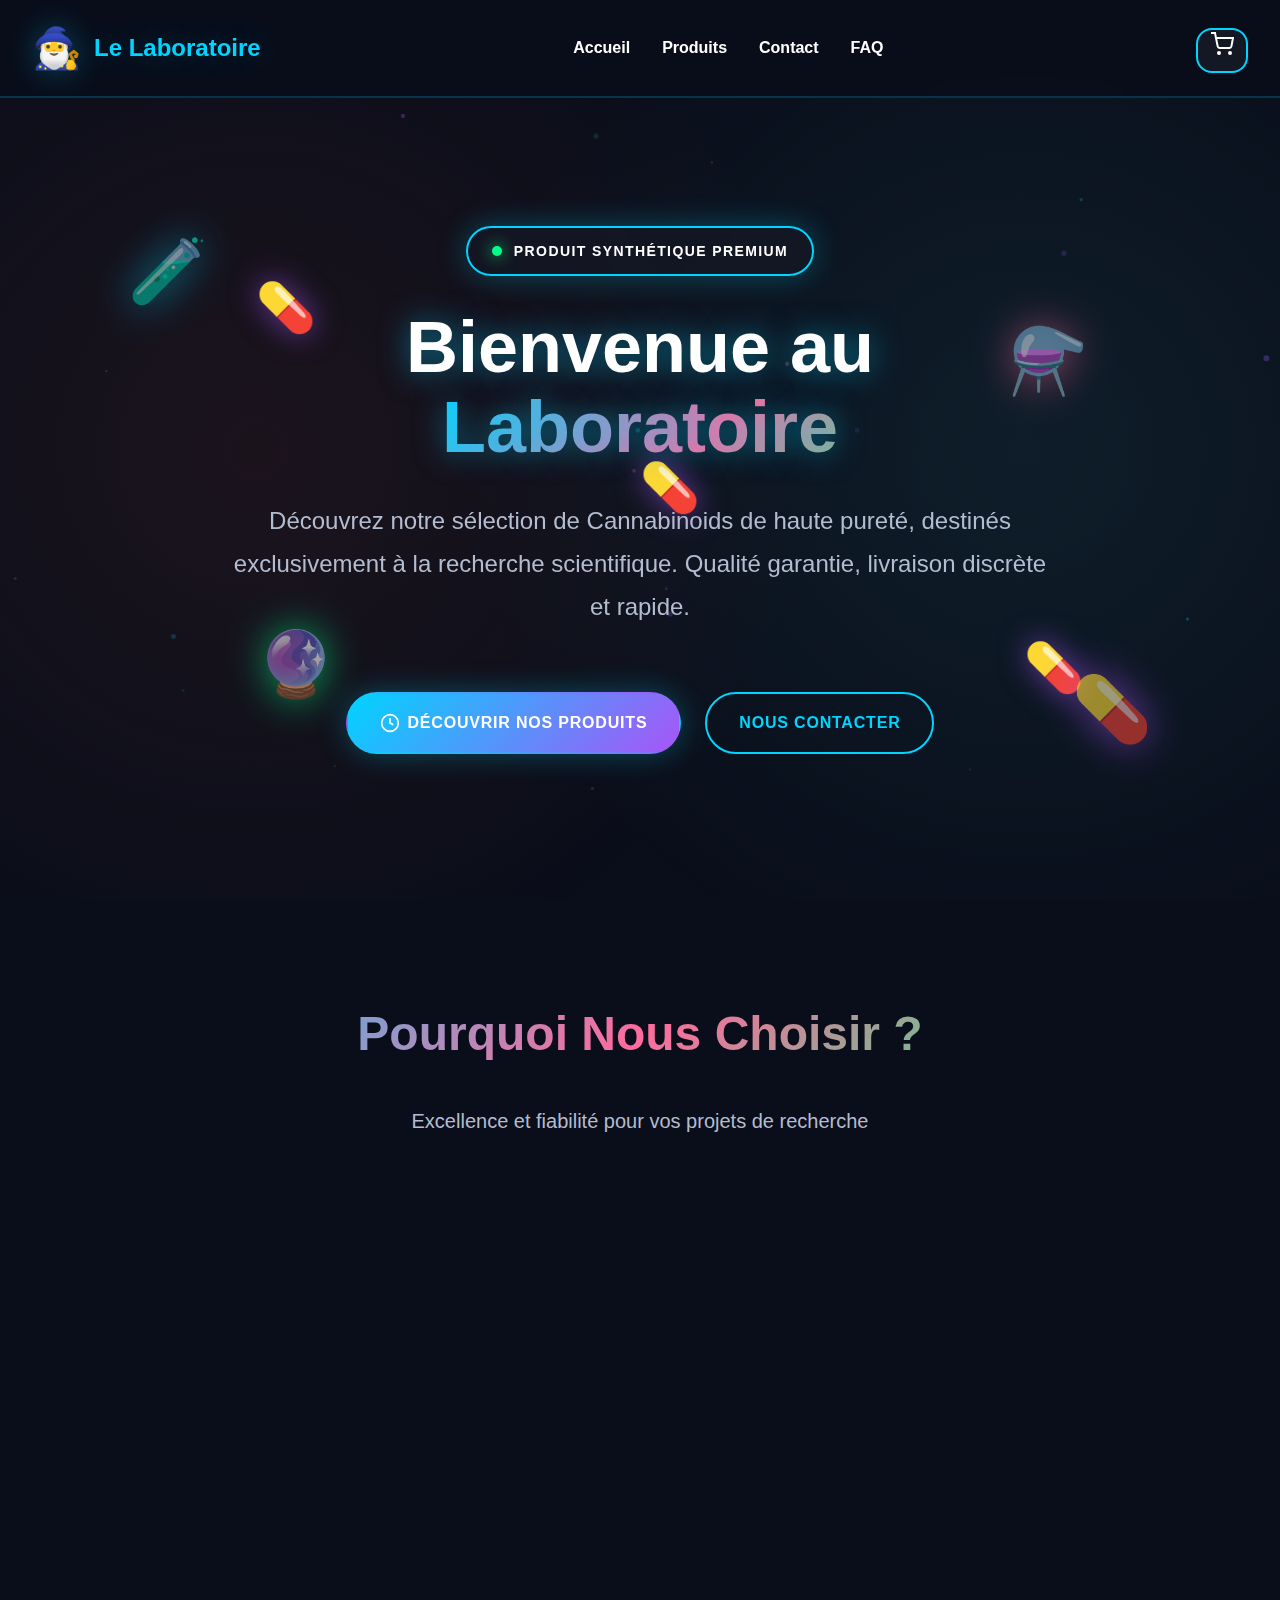
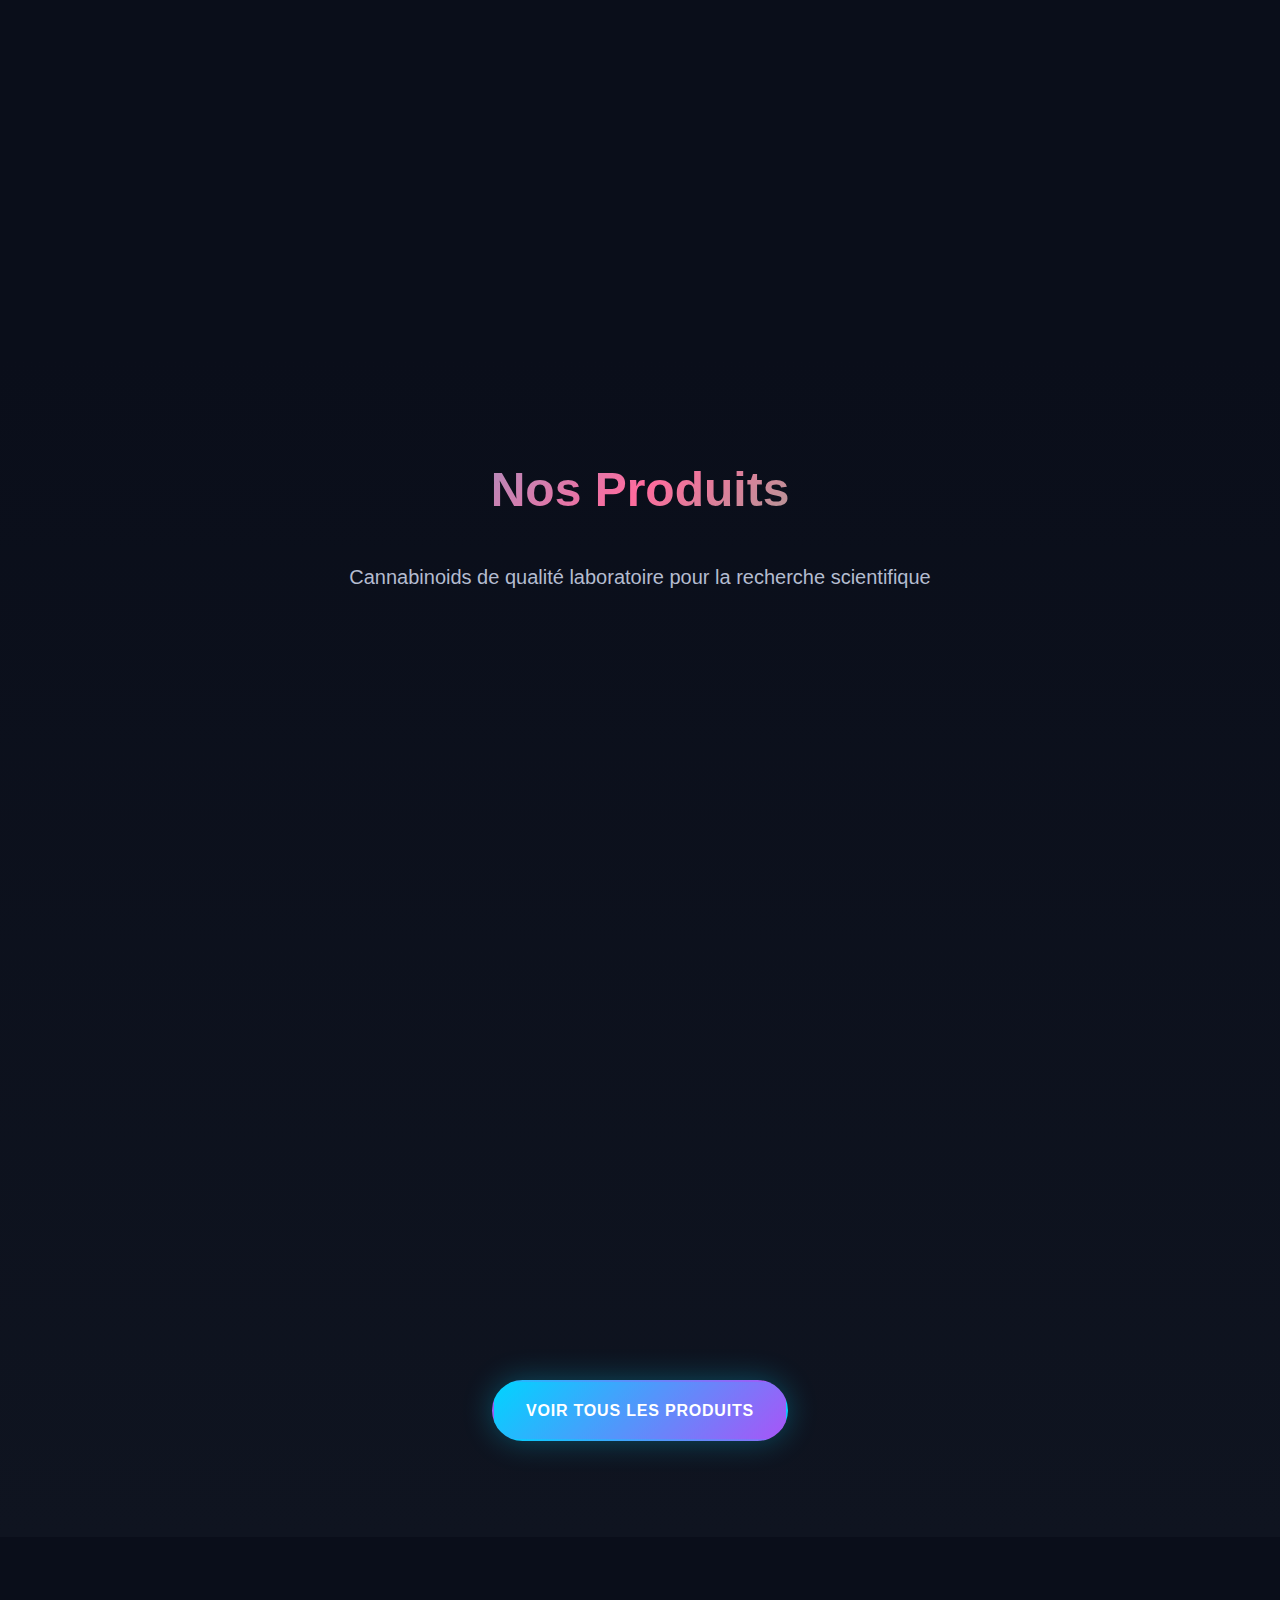
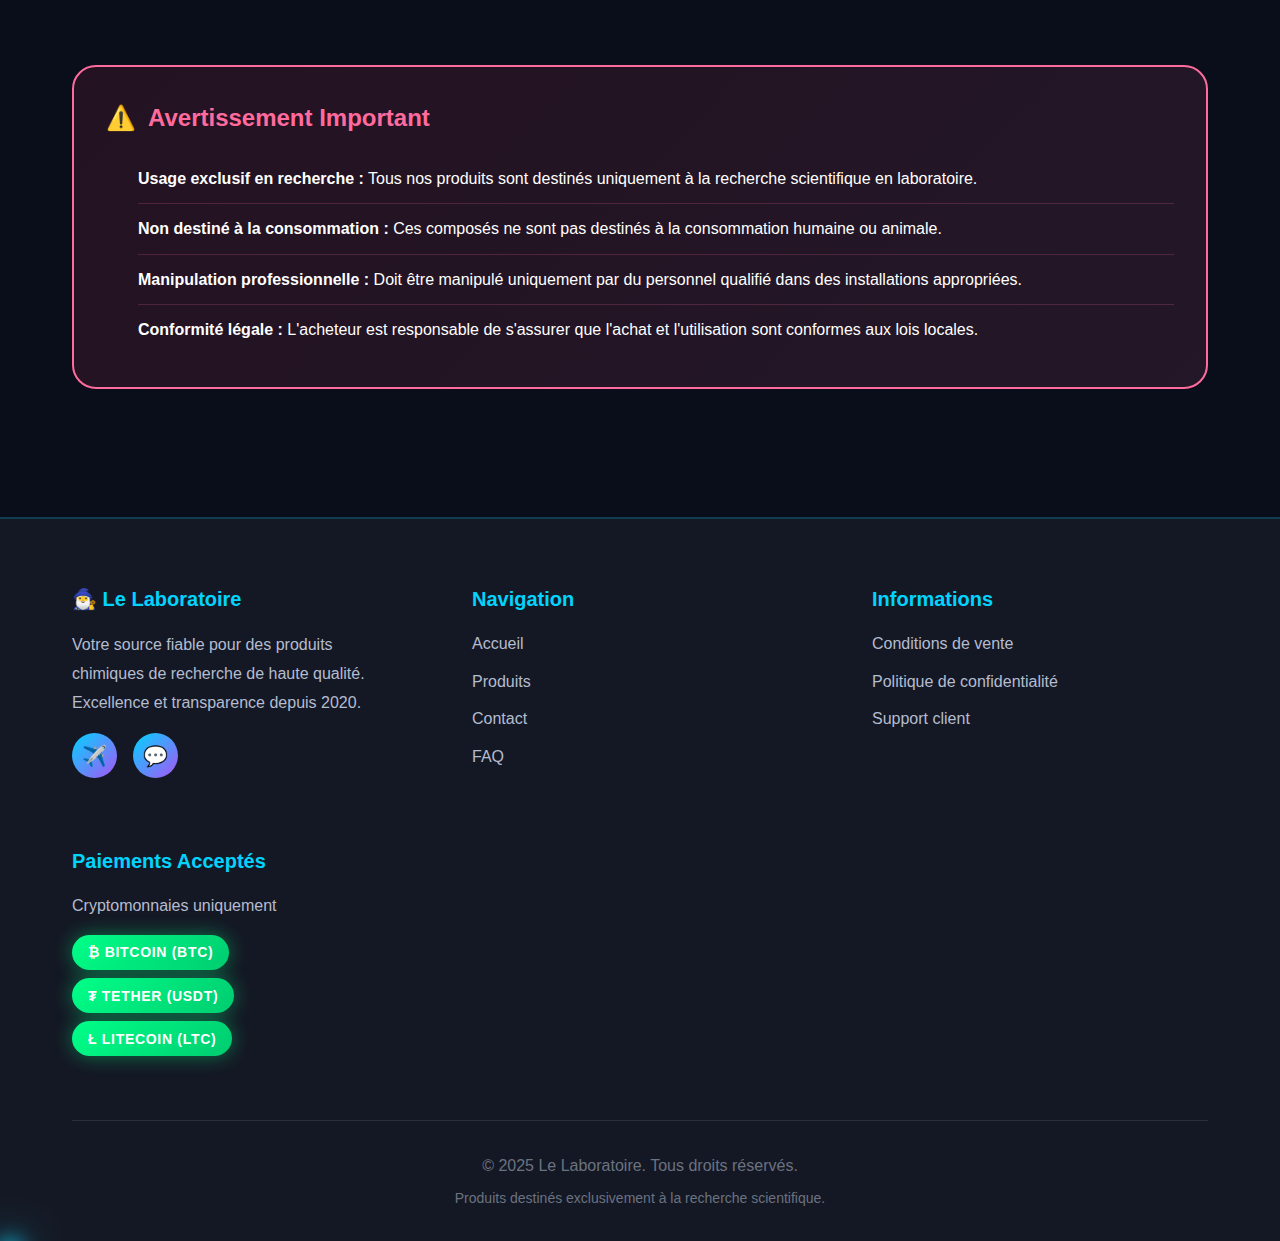
<file: index.html>
<!DOCTYPE html>
<html lang="fr">
<head>
    <meta charset="UTF-8">
    <meta name="viewport" content="width=device-width, initial-scale=1.0">
    <meta name="description" content="Le Laboratoire - Cannabinoids de haute qualité">
    <title>Le Laboratoire | Accueil</title>
    <link rel="stylesheet" href="css/styles.css">
</head>
<body>
    <!-- Navigation -->
    <nav class="navbar">
        <div class="nav-container">
            <a href="index.html" class="nav-logo">
                <span class="logo-icon">🧙‍♂️</span>
                <span>Le Laboratoire</span>
            </a>
            <ul class="nav-menu">
                <li><a href="index.html" class="nav-link">Accueil</a></li>
                <li><a href="products.html" class="nav-link">Produits</a></li>
                <li><a href="contact.html" class="nav-link">Contact</a></li>
                <li><a href="faq.html" class="nav-link">FAQ</a></li>
            </ul>
            <div class="nav-cart">
                <a href="cart.html" class="cart-btn">
                    <svg width="24" height="24" viewBox="0 0 24 24" fill="none" stroke="currentColor" stroke-width="2">
                        <circle cx="9" cy="21" r="1"></circle>
                        <circle cx="20" cy="21" r="1"></circle>
                        <path d="M1 1h4l2.68 13.39a2 2 0 0 0 2 1.61h9.72a2 2 0 0 0 2-1.61L23 6H6"></path>
                    </svg>
                    <span class="cart-count">0</span>
                </a>
            </div>
            <div class="nav-toggle">
                <span></span>
                <span></span>
                <span></span>
            </div>
        </div>
    </nav>

    <!-- Hero Section -->
    <section class="hero">
        <div class="hero-background"></div>
        <div class="potions-container">
            <!-- Potions animées ajoutées via JS -->
        </div>
        <div class="hero-content">
            <div class="hero-badge">
                <span class="badge-icon"></span>
                Produit Synthétique Premium
            </div>
            <h1 class="hero-title">
                Bienvenue au<br>
                <span class="gradient-text">Laboratoire</span>
            </h1>
            <p class="hero-description">
                Découvrez notre sélection de Cannabinoids de haute pureté, 
                destinés exclusivement à la recherche scientifique. Qualité garantie, 
                livraison discrète et rapide.
            </p>
            <div class="hero-cta">
                <a href="products.html" class="btn btn-primary">
                    <svg width="20" height="20" viewBox="0 0 24 24" fill="none" stroke="currentColor" stroke-width="2">
                        <circle cx="12" cy="12" r="10"></circle>
                        <polyline points="12 6 12 12 16 14"></polyline>
                    </svg>
                    Découvrir nos produits
                </a>
                <a href="contact.html" class="btn btn-outline">
                    Nous contacter
                </a>
            </div>
        </div>
    </section>

    <!-- Features Section -->
    <section class="features">
        <div class="container">
            <h2 class="section-title">Pourquoi Nous Choisir ?</h2>
            <p class="section-subtitle">
                Excellence et fiabilité pour vos projets de recherche
            </p>
            <div class="features-grid">
                <div class="feature-card">
                    <div class="feature-icon">🔬</div>
                    <h3>Pureté >93.8%</h3>
                    <p>
                        Tous nos produits sont testés en laboratoire
                    </p>
                </div>
                <div class="feature-card">
                    <div class="feature-icon">📦</div>
                    <h3>Livraison Rapide</h3>
                    <p>
                        Expédition sous 24-48h partout en Europe dans un emballage 
                        discret et sécurisé
                    </p>
                </div>
                <div class="feature-card">
                    <div class="feature-icon">🔒</div>
                    <h3>Paiement Sécurisé</h3>
                    <p>
                        Transactions crypto sécurisées avec Bitcoin, USDT et 
                        Litecoin pour votre confidentialité
                    </p>
                </div>
                <div class="feature-card">
                    <div class="feature-icon">💬</div>
                    <h3>Support Expert</h3>
                    <p>
                        Notre équipe de chimistes qualifiés est disponible pour répondre 
                        à toutes vos questions techniques
                    </p>
                </div>
            </div>
        </div>
    </section>

    <!-- Products Preview -->
    <section class="products">
        <div class="container">
            <h2 class="section-title">Nos Produits</h2>
            <p class="section-subtitle">
                Cannabinoids de qualité laboratoire pour la recherche scientifique
            </p>
            <div class="products-grid">
                <div class="product-card" onclick="window.location.href='product-detail.html'">
                    <div class="product-image">
                        <div class="product-icon">🧪</div>
                        <div class="product-badges">
                            <span class="badge badge-purity">Pureté >93.8%</span>
                        </div>
                    </div>
                    <div class="product-info">
                        <div class="product-category">Cannabinoids</div>
                        <h3 class="product-name">5F-ADB</h3>
                        <p class="product-description">
                            Cannabinoïde synthétique de haute pureté pour la recherche scientifique.                            
                        </p>
                        <div class="product-specs">
                            <span class="spec-tag">CAS: 1801338-26-0</span>
                            <span class="spec-tag">C₂₀H₂₈FN₃O₃</span>
                        </div>
                        <div class="product-footer">
                            <div>
                                <div class="product-price">À partir de 60€</div>
                            </div>
                            <button class="add-to-cart">
                                Voir les prix
                            </button>
                        </div>
                    </div>
                </div>
            </div>
            <div style="text-align: center; margin-top: 3rem;">
                <a href="products.html" class="btn btn-primary">
                    Voir tous les produits
                </a>
            </div>
        </div>
    </section>

    <!-- Warning Section -->
    <section class="features">
        <div class="container">
            <div class="warning-section">
                <div class="warning-title">
                    <span>⚠️</span>
                    Avertissement Important
                </div>
                <ul class="warning-list">
                    <li>
                        <strong>Usage exclusif en recherche :</strong> Tous nos produits sont 
                        destinés uniquement à la recherche scientifique en laboratoire.
                    </li>
                    <li>
                        <strong>Non destiné à la consommation :</strong> Ces composés ne sont 
                        pas destinés à la consommation humaine ou animale.
                    </li>
                    <li>
                        <strong>Manipulation professionnelle :</strong> Doit être manipulé 
                        uniquement par du personnel qualifié dans des installations appropriées.
                    </li>
                    <li>
                        <strong>Conformité légale :</strong> L'acheteur est responsable de 
                        s'assurer que l'achat et l'utilisation sont conformes aux lois locales.
                    </li>
                </ul>
            </div>
        </div>
    </section>

    <!-- Footer Desktop -->
    <footer class="footer">
        <div class="container">
            <div class="footer-content">
                <div class="footer-section">
                    <h3>🧙‍♂️ Le Laboratoire</h3>
                    <p style="color: var(--text-secondary); margin-top: 1rem; line-height: 1.8;">
                        Votre source fiable pour des produits chimiques de recherche 
                        de haute qualité. Excellence et transparence depuis 2020.
                    </p>
                    <div class="social-links">
                        <a href="https://t.me/LeLaboratoireUE" target="_blank" class="social-link" title="Canal Telegram">
                            ✈️
                        </a>
                        <a href="https://t.me/Druide" target="_blank" class="social-link" title="Contact Telegram">
                            💬
                        </a>
                    </div>
                </div>
                <div class="footer-section">
                    <h3>Navigation</h3>
                    <ul>
                        <li><a href="index.html">Accueil</a></li>
                        <li><a href="products.html">Produits</a></li>
                        <li><a href="contact.html">Contact</a></li>
                        <li><a href="faq.html">FAQ</a></li>
                    </ul>
                </div>
                <div class="footer-section">
                    <h3>Informations</h3>
                    <ul>
                        <li><a href="conditions-vente.html">Conditions de vente</a></li>
                        <li><a href="politique-confidentialite.html">Politique de confidentialité</a></li>
                        <li><a href="contact.html">Support client</a></li>
                    </ul>
                </div>
                <div class="footer-section">
                    <h3>Paiements Acceptés</h3>
                    <p style="color: var(--text-secondary); margin-bottom: 1rem;">
                        Cryptomonnaies uniquement
                    </p>
                    <div style="display: flex; flex-direction: column; gap: 0.5rem;">
                        <span class="badge badge-purity" style="width: fit-content;">₿ Bitcoin (BTC)</span>
                        <span class="badge badge-purity" style="width: fit-content;">₮ Tether (USDT)</span>
                        <span class="badge badge-purity" style="width: fit-content;">Ł Litecoin (LTC)</span>
                    </div>
                </div>
            </div>
            <div class="footer-bottom">
                <p>&copy; 2025 Le Laboratoire. Tous droits réservés.</p>
                <p style="margin-top: 0.5rem; font-size: 0.875rem;">
                    Produits destinés exclusivement à la recherche scientifique.
                </p>
            </div>
        </div>
    </footer>

    <!-- Mobile Bottom Navigation -->
    <nav class="mobile-nav">
        <div class="mobile-nav-container">
            <a href="index.html" class="mobile-nav-item active">
                <span class="mobile-nav-icon">🏠</span>
                <span class="mobile-nav-label">Accueil</span>
            </a>
            <a href="https://t.me/LeLaboratoireUE" target="_blank" class="mobile-nav-item">
                <span class="mobile-nav-icon">✈️</span>
                <span class="mobile-nav-label">Canal</span>
            </a>
            <a href="https://t.me/Druide" target="_blank" class="mobile-nav-item">
                <span class="mobile-nav-icon">💬</span>
                <span class="mobile-nav-label">Contact</span>
            </a>
            <a href="cart.html" class="mobile-nav-item">
                <span class="mobile-nav-icon">🛒</span>
                <span class="mobile-nav-label">Panier</span>
            </a>
        </div>
    </nav>

    <script src="js/script.js"></script>
    <script src="js/animations.js"></script>
</body>
</html>
</file>
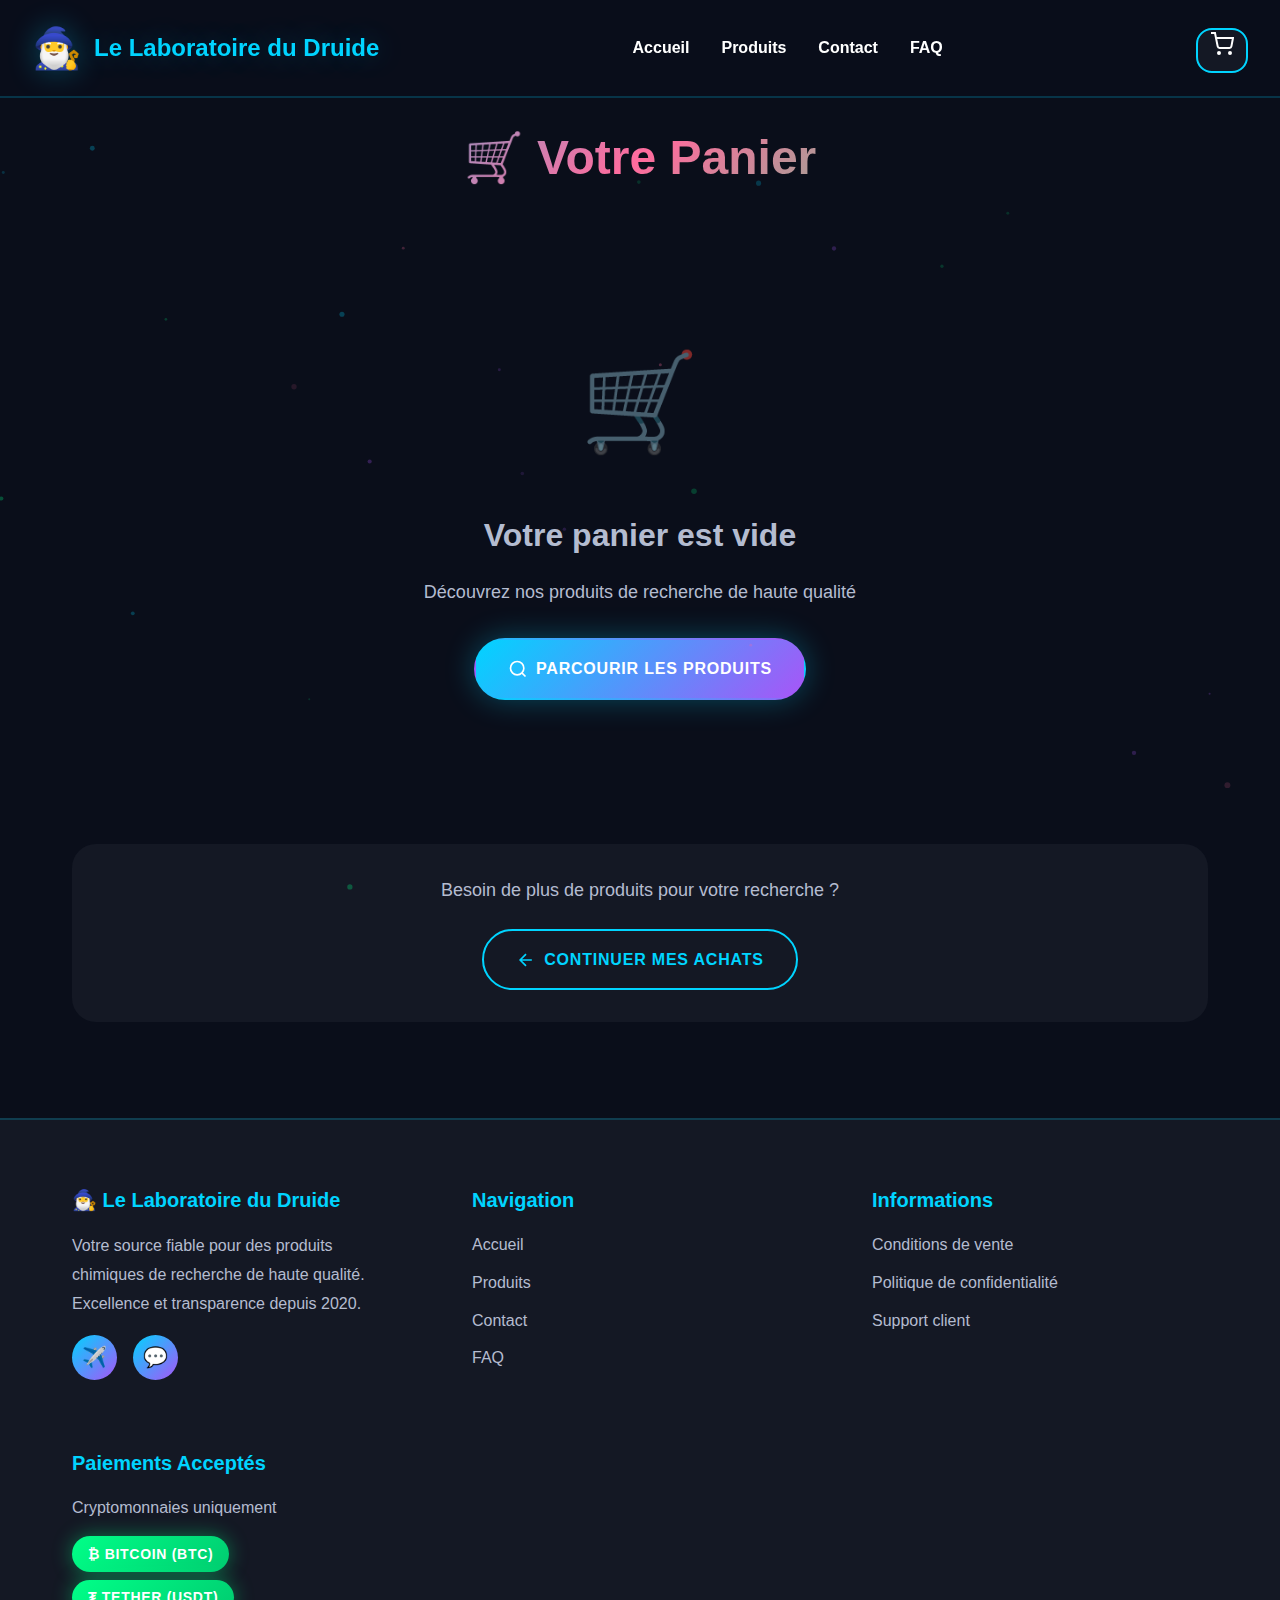
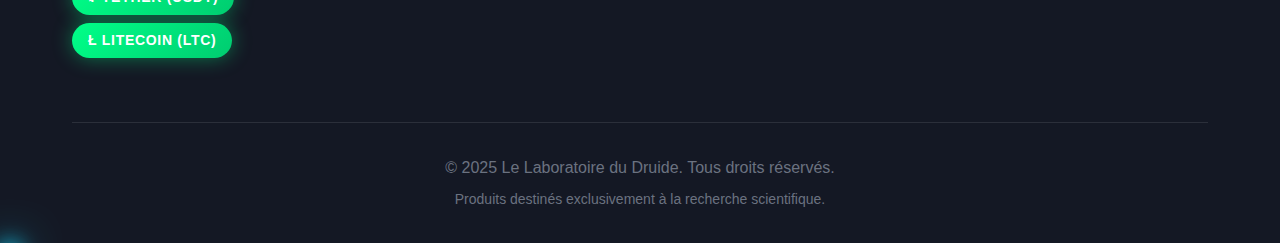
<file: cart.html>
<!DOCTYPE html>
<html lang="fr">
<head>
    <meta charset="UTF-8">
    <meta name="viewport" content="width=device-width, initial-scale=1.0">
    <meta name="description" content="Panier d'achat - Le Laboratoire du Druide">
    <title>Panier | Le Laboratoire du Druide</title>
    <link rel="stylesheet" href="css/styles.css">
</head>
<body>
    <!-- Navigation -->
    <nav class="navbar">
        <div class="nav-container">
            <a href="index.html" class="nav-logo">
                <span class="logo-icon">🧙‍♂️</span>
                <span>Le Laboratoire du Druide</span>
            </a>
            <ul class="nav-menu">
                <li><a href="index.html" class="nav-link">Accueil</a></li>
                <li><a href="products.html" class="nav-link">Produits</a></li>
                <li><a href="contact.html" class="nav-link">Contact</a></li>
                <li><a href="faq.html" class="nav-link">FAQ</a></li>
            </ul>
            <div class="nav-cart">
                <a href="cart.html" class="cart-btn">
                    <svg width="24" height="24" viewBox="0 0 24 24" fill="none" stroke="currentColor" stroke-width="2">
                        <circle cx="9" cy="21" r="1"></circle>
                        <circle cx="20" cy="21" r="1"></circle>
                        <path d="M1 1h4l2.68 13.39a2 2 0 0 0 2 1.61h9.72a2 2 0 0 0 2-1.61L23 6H6"></path>
                    </svg>
                    <span class="cart-count">0</span>
                </a>
            </div>
            <div class="nav-toggle">
                <span></span>
                <span></span>
                <span></span>
            </div>
        </div>
    </nav>

    <!-- Cart Section -->
    <section class="cart-section" style="padding-top: 120px;">
        <div class="container">
            <h1 class="section-title">🛒 Votre Panier</h1>

            <!-- Empty Cart Message -->
            <div id="emptyCart" class="cart-empty" style="display: none;">
                <div class="cart-empty-icon">🛒</div>
                <h2 style="font-size: 2rem; margin-bottom: 1rem; color: var(--text-secondary);">
                    Votre panier est vide
                </h2>
                <p style="color: var(--text-secondary); margin-bottom: 2rem; font-size: 1.125rem;">
                    Découvrez nos produits de recherche de haute qualité
                </p>
                <a href="products.html" class="btn btn-primary">
                    <svg width="20" height="20" viewBox="0 0 24 24" fill="none" stroke="currentColor" stroke-width="2">
                        <circle cx="11" cy="11" r="8"></circle>
                        <path d="m21 21-4.35-4.35"></path>
                    </svg>
                    Parcourir les produits
                </a>
            </div>

            <!-- Cart Container -->
            <div class="cart-container" id="cartContainer">
                <!-- Cart Items -->
                <div>
                    <div style="display: flex; justify-content: space-between; align-items: center; margin-bottom: 1.5rem; flex-wrap: wrap; gap: 1rem;">
                        <div>
                            <h2 style="font-size: 1.75rem; margin-bottom: 0.5rem;">Votre Panier</h2>
                            <p style="color: var(--text-secondary); font-size: 1rem;">
                                Quantité totale : <span id="totalQuantity" style="color: var(--primary); font-weight: 700;">0g</span>
                            </p>
                        </div>
                        <button class="btn btn-outline" id="clearCartBtn" style="padding: 0.5rem 1rem; font-size: 0.875rem;">
                            <svg width="16" height="16" viewBox="0 0 24 24" fill="none" stroke="currentColor" stroke-width="2">
                                <polyline points="3 6 5 6 21 6"></polyline>
                                <path d="M19 6v14a2 2 0 0 1-2 2H7a2 2 0 0 1-2-2V6m3 0V4a2 2 0 0 1 2-2h4a2 2 0 0 1 2 2v2"></path>
                            </svg>
                            Vider le panier
                        </button>
                    </div>
                    <div class="cart-items" id="cartItems">
                        <!-- Cart items will be injected by JavaScript -->
                    </div>
                </div>

                <!-- Cart Summary -->
                <div class="cart-summary" id="cartSummary">
                    <h2>Résumé de la commande</h2>
                    
                    <div style="margin: 1.5rem 0; padding: 1rem; background: rgba(0, 212, 255, 0.1); border-radius: var(--radius-md); border: 1px solid rgba(0, 212, 255, 0.3);">
                        <div style="display: flex; align-items: center; gap: 0.5rem; margin-bottom: 0.5rem;">
                            <span style="font-size: 1.25rem;">📦</span>
                            <span style="font-weight: 600; color: var(--primary);">Quantités commandées</span>
                        </div>
                        <div style="font-size: 1.5rem; font-weight: 800; color: var(--primary); margin-top: 0.5rem;" id="quantitiesList">
                            Aucune quantité
                        </div>
                    </div>
                    
                    <div style="margin: 2rem 0;">
                        <div class="summary-line">
                            <span>Sous-total</span>
                            <span id="cartTotal">0€</span>
                        </div>
                        <div class="summary-line">
                            <span>Livraison</span>
                            <span style="color: var(--accent);">GRATUITE</span>
                        </div>
                        <div class="summary-line">
                            <span style="font-size: 1.5rem;">Total</span>
                            <span id="cartTotal2" style="font-size: 1.5rem;">0€</span>
                        </div>
                    </div>

                    <button class="btn btn-primary btn-block" id="checkoutBtn">
                        <svg width="20" height="20" viewBox="0 0 24 24" fill="none" stroke="currentColor" stroke-width="2">
                            <path d="M9 11l3 3L22 4"></path>
                            <path d="M21 12v7a2 2 0 0 1-2 2H5a2 2 0 0 1-2-2V5a2 2 0 0 1 2-2h11"></path>
                        </svg>
                        Passer la commande
                    </button>

                    <div style="margin-top: 2rem; padding: 1.5rem; background: rgba(0, 212, 255, 0.1); border-radius: var(--radius-md); border: 1px solid rgba(0, 212, 255, 0.3);">
                        <h4 style="margin-bottom: 1rem; color: var(--primary); font-size: 1.125rem;">
                            💳 Méthodes de paiement
                        </h4>
                        <div style="display: flex; flex-direction: column; gap: 0.5rem; font-size: 0.875rem;">
                            <span>₿ Bitcoin (BTC)</span>
                            <span>₮ Tether (USDT)</span>
                            <span>Ł Litecoin (LTC)</span>
                        </div>
                    </div>

                    <div style="margin-top: 1.5rem; padding: 1.5rem; background: rgba(0, 255, 136, 0.1); border-radius: var(--radius-md); border: 1px solid rgba(0, 255, 136, 0.3);">
                        <h4 style="margin-bottom: 1rem; color: var(--accent); font-size: 1.125rem;">
                            ✓ Garanties
                        </h4>
                        <ul style="font-size: 0.875rem; color: var(--text-secondary); list-style: none; line-height: 1.8;">
                            <li>✓ Pureté >99.8%</li>
                            <li>✓ COA fourni</li>
                            <li>✓ Emballage discret</li>
                            <li>✓ Livraison 24-48h</li>
                        </ul>
                    </div>
                </div>
            </div>

            <!-- Continue Shopping -->
            <div style="text-align: center; margin-top: 3rem; padding: 2rem; background: var(--bg-card); border-radius: var(--radius-lg);">
                <p style="color: var(--text-secondary); margin-bottom: 1.5rem; font-size: 1.125rem;">
                    Besoin de plus de produits pour votre recherche ?
                </p>
                <a href="products.html" class="btn btn-outline">
                    <svg width="20" height="20" viewBox="0 0 24 24" fill="none" stroke="currentColor" stroke-width="2">
                        <path d="M19 12H5M12 19l-7-7 7-7"/>
                    </svg>
                    Continuer mes achats
                </a>
            </div>
        </div>
    </section>

    <!-- Footer Desktop -->
    <footer class="footer">
        <div class="container">
            <div class="footer-content">
                <div class="footer-section">
                    <h3>🧙‍♂️ Le Laboratoire du Druide</h3>
                    <p style="color: var(--text-secondary); margin-top: 1rem; line-height: 1.8;">
                        Votre source fiable pour des produits chimiques de recherche 
                        de haute qualité. Excellence et transparence depuis 2020.
                    </p>
                    <div class="social-links">
                        <a href="https://t.me/LeLaboratoireUE" target="_blank" class="social-link" title="Canal Telegram">
                            ✈️
                        </a>
                        <a href="https://t.me/Druide" target="_blank" class="social-link" title="Contact Telegram">
                            💬
                        </a>
                    </div>
                </div>
                <div class="footer-section">
                    <h3>Navigation</h3>
                    <ul>
                        <li><a href="index.html">Accueil</a></li>
                        <li><a href="products.html">Produits</a></li>
                        <li><a href="contact.html">Contact</a></li>
                        <li><a href="faq.html">FAQ</a></li>
                    </ul>
                </div>
                <div class="footer-section">
                    <h3>Informations</h3>
                    <ul>
                        <li><a href="conditions-vente.html">Conditions de vente</a></li>
                        <li><a href="politique-confidentialite.html">Politique de confidentialité</a></li>
                        <li><a href="contact.html">Support client</a></li>
                    </ul>
                </div>
                <div class="footer-section">
                    <h3>Paiements Acceptés</h3>
                    <p style="color: var(--text-secondary); margin-bottom: 1rem;">
                        Cryptomonnaies uniquement
                    </p>
                    <div style="display: flex; flex-direction: column; gap: 0.5rem;">
                        <span class="badge badge-purity" style="width: fit-content;">₿ Bitcoin (BTC)</span>
                        <span class="badge badge-purity" style="width: fit-content;">₮ Tether (USDT)</span>
                        <span class="badge badge-purity" style="width: fit-content;">Ł Litecoin (LTC)</span>
                    </div>
                </div>
            </div>
            <div class="footer-bottom">
                <p>&copy; 2025 Le Laboratoire du Druide. Tous droits réservés.</p>
                <p style="margin-top: 0.5rem; font-size: 0.875rem;">
                    Produits destinés exclusivement à la recherche scientifique.
                </p>
            </div>
        </div>
    </footer>

    <!-- Mobile Bottom Navigation -->
    <nav class="mobile-nav">
        <div class="mobile-nav-container">
            <a href="index.html" class="mobile-nav-item">
                <span class="mobile-nav-icon">🏠</span>
                <span class="mobile-nav-label">Accueil</span>
            </a>
            <a href="https://t.me/LeLaboratoireUE" target="_blank" class="mobile-nav-item">
                <span class="mobile-nav-icon">✈️</span>
                <span class="mobile-nav-label">Canal</span>
            </a>
            <a href="https://t.me/Druide" target="_blank" class="mobile-nav-item">
                <span class="mobile-nav-icon">💬</span>
                <span class="mobile-nav-label">Contact</span>
            </a>
            <a href="cart.html" class="mobile-nav-item active">
                <span class="mobile-nav-icon">🛒</span>
                <span class="mobile-nav-label">Panier</span>
            </a>
        </div>
    </nav>

    <script src="js/script.js"></script>
    <script src="js/animations.js"></script>
    <script>
        // Mise à jour du total dans le résumé
        const total = document.getElementById('cartTotal');
        const total2 = document.getElementById('cartTotal2');
        if (total && total2) {
            const observer = new MutationObserver(() => {
                total2.textContent = total.textContent;
            });
            observer.observe(total, { childList: true, characterData: true, subtree: true });
        }
    </script>
</body>
</html>
</file>
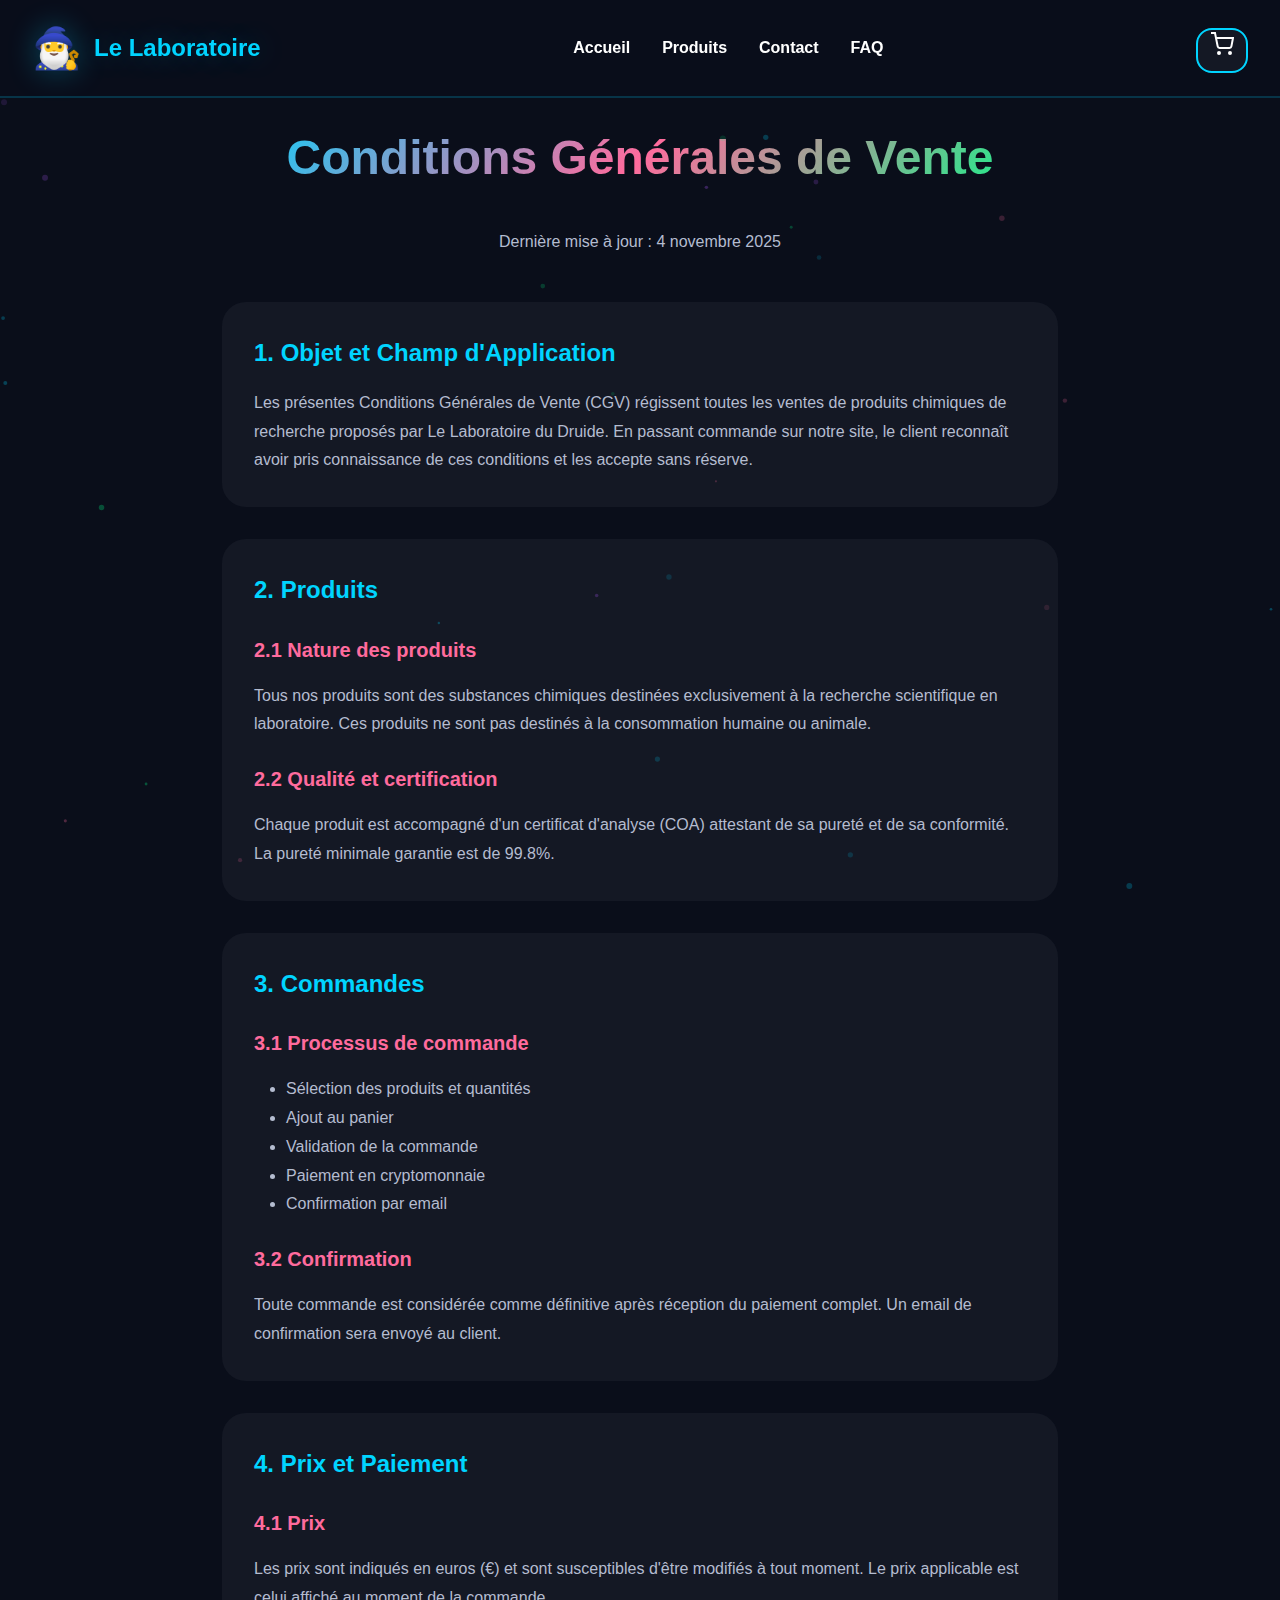
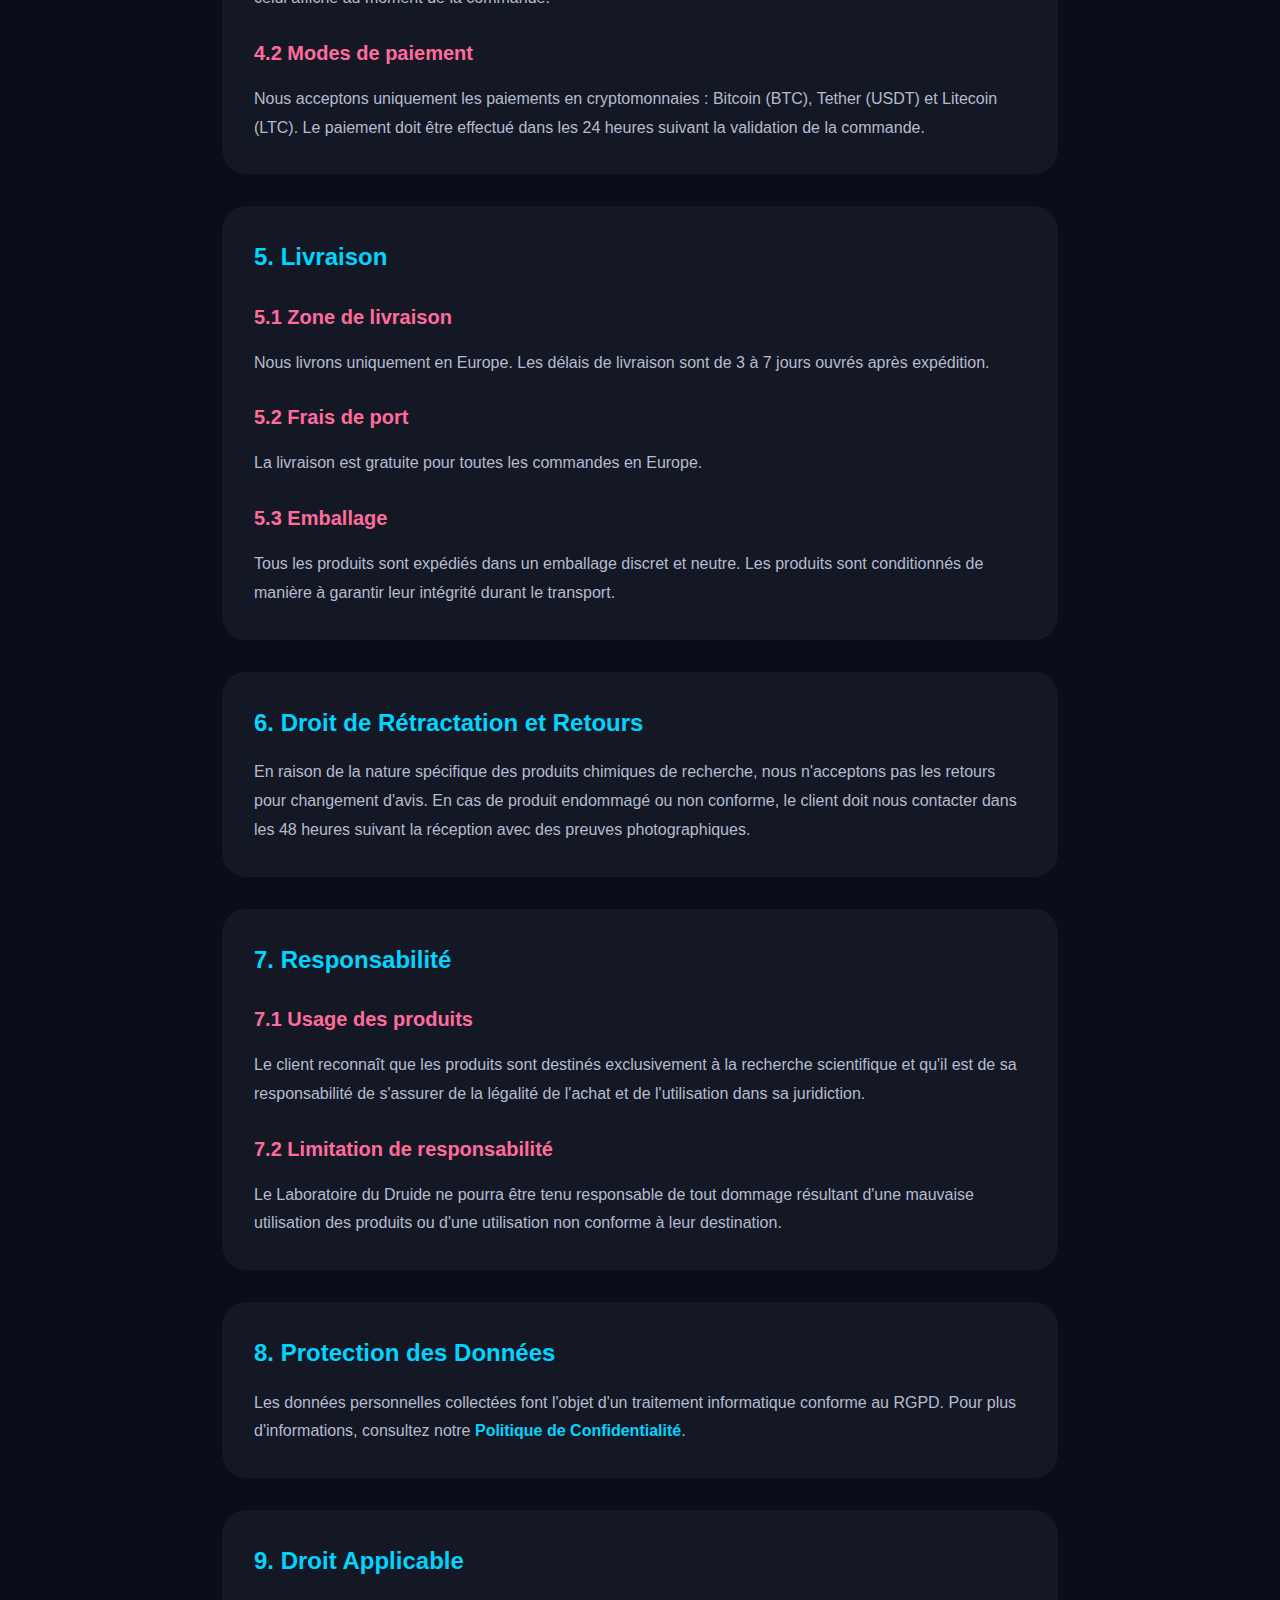
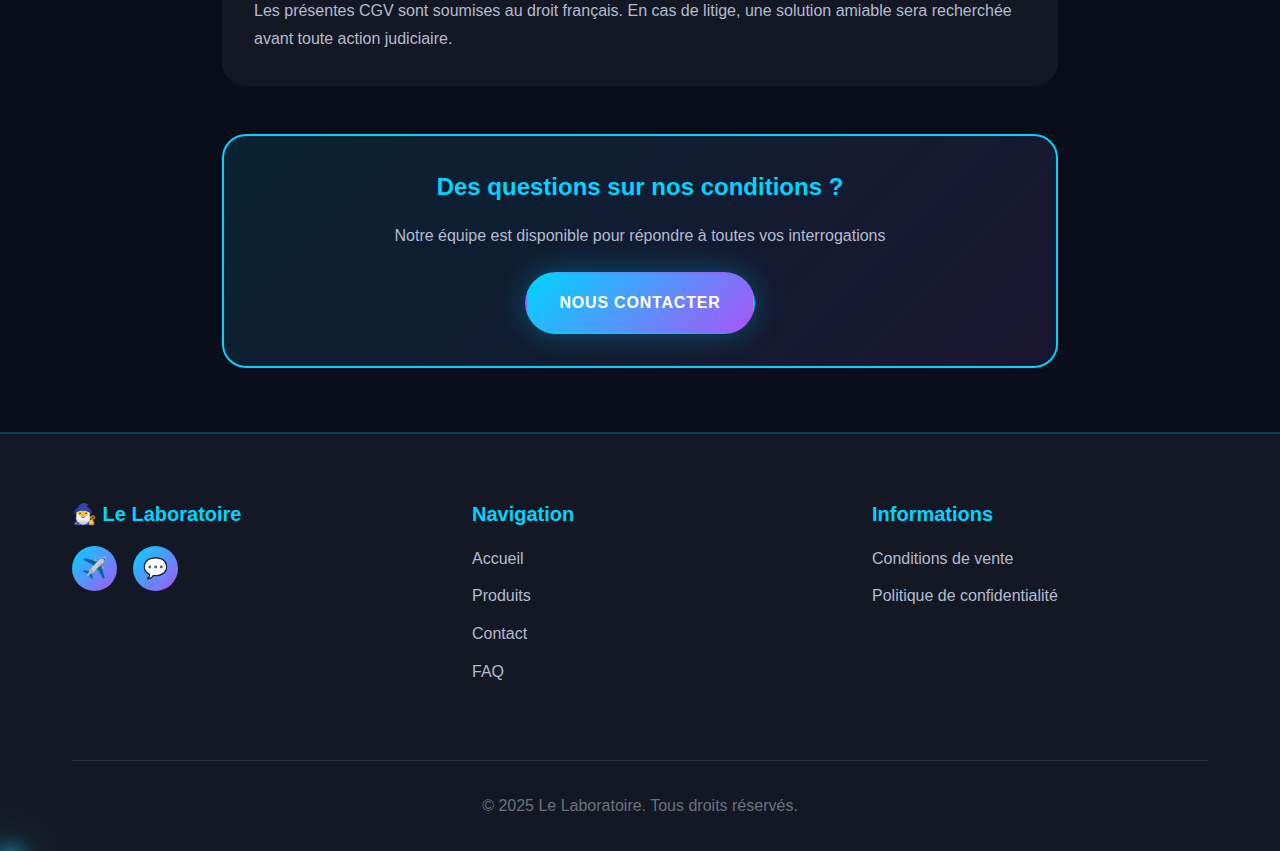
<file: conditions-vente.html>
<!DOCTYPE html>
<html lang="fr">
<head>
    <meta charset="UTF-8">
    <meta name="viewport" content="width=device-width, initial-scale=1.0">
    <title>Conditions de Vente | Le Laboratoire</title>
    <link rel="stylesheet" href="css/styles.css">
</head>
<body>
    <nav class="navbar">
        <div class="nav-container">
            <a href="index.html" class="nav-logo">
                <span class="logo-icon">🧙‍♂️</span>
                <span>Le Laboratoire</span>
            </a>
            <ul class="nav-menu">
                <li><a href="index.html" class="nav-link">Accueil</a></li>
                <li><a href="products.html" class="nav-link">Produits</a></li>
                <li><a href="contact.html" class="nav-link">Contact</a></li>
                <li><a href="faq.html" class="nav-link">FAQ</a></li>
            </ul>
            <div class="nav-cart">
                <a href="cart.html" class="cart-btn">
                    <svg width="24" height="24" viewBox="0 0 24 24" fill="none" stroke="currentColor" stroke-width="2">
                        <circle cx="9" cy="21" r="1"></circle>
                        <circle cx="20" cy="21" r="1"></circle>
                        <path d="M1 1h4l2.68 13.39a2 2 0 0 0 2 1.61h9.72a2 2 0 0 0 2-1.61L23 6H6"></path>
                    </svg>
                    <span class="cart-count">0</span>
                </a>
            </div>
            <div class="nav-toggle">
                <span></span>
                <span></span>
                <span></span>
            </div>
        </div>
    </nav>

    <section style="padding: 120px 0 4rem;">
        <div class="container" style="max-width: 900px;">
            <h1 class="section-title">Conditions Générales de Vente</h1>
            <p style="text-align: center; color: var(--text-secondary); margin-bottom: 3rem;">
                Dernière mise à jour : 4 novembre 2025
            </p>

            <div style="background: var(--bg-card); border-radius: var(--radius-lg); padding: 2rem; margin-bottom: 2rem;">
                <h2 style="color: var(--primary); margin-bottom: 1rem;">1. Objet et Champ d'Application</h2>
                <p style="color: var(--text-secondary); line-height: 1.8;">
                    Les présentes Conditions Générales de Vente (CGV) régissent toutes les ventes de produits chimiques de recherche proposés par Le Laboratoire du Druide. En passant commande sur notre site, le client reconnaît avoir pris connaissance de ces conditions et les accepte sans réserve.
                </p>
            </div>

            <div style="background: var(--bg-card); border-radius: var(--radius-lg); padding: 2rem; margin-bottom: 2rem;">
                <h2 style="color: var(--primary); margin-bottom: 1rem;">2. Produits</h2>
                <h3 style="color: var(--secondary); margin: 1.5rem 0 1rem; font-size: 1.25rem;">2.1 Nature des produits</h3>
                <p style="color: var(--text-secondary); line-height: 1.8; margin-bottom: 1rem;">
                    Tous nos produits sont des substances chimiques destinées exclusivement à la recherche scientifique en laboratoire. Ces produits ne sont pas destinés à la consommation humaine ou animale.
                </p>
                <h3 style="color: var(--secondary); margin: 1.5rem 0 1rem; font-size: 1.25rem;">2.2 Qualité et certification</h3>
                <p style="color: var(--text-secondary); line-height: 1.8;">
                    Chaque produit est accompagné d'un certificat d'analyse (COA) attestant de sa pureté et de sa conformité. La pureté minimale garantie est de 99.8%.
                </p>
            </div>

            <div style="background: var(--bg-card); border-radius: var(--radius-lg); padding: 2rem; margin-bottom: 2rem;">
                <h2 style="color: var(--primary); margin-bottom: 1rem;">3. Commandes</h2>
                <h3 style="color: var(--secondary); margin: 1.5rem 0 1rem; font-size: 1.25rem;">3.1 Processus de commande</h3>
                <ul style="color: var(--text-secondary); line-height: 1.8; margin-left: 2rem;">
                    <li>Sélection des produits et quantités</li>
                    <li>Ajout au panier</li>
                    <li>Validation de la commande</li>
                    <li>Paiement en cryptomonnaie</li>
                    <li>Confirmation par email</li>
                </ul>
                <h3 style="color: var(--secondary); margin: 1.5rem 0 1rem; font-size: 1.25rem;">3.2 Confirmation</h3>
                <p style="color: var(--text-secondary); line-height: 1.8;">
                    Toute commande est considérée comme définitive après réception du paiement complet. Un email de confirmation sera envoyé au client.
                </p>
            </div>

            <div style="background: var(--bg-card); border-radius: var(--radius-lg); padding: 2rem; margin-bottom: 2rem;">
                <h2 style="color: var(--primary); margin-bottom: 1rem;">4. Prix et Paiement</h2>
                <h3 style="color: var(--secondary); margin: 1.5rem 0 1rem; font-size: 1.25rem;">4.1 Prix</h3>
                <p style="color: var(--text-secondary); line-height: 1.8; margin-bottom: 1rem;">
                    Les prix sont indiqués en euros (€) et sont susceptibles d'être modifiés à tout moment. Le prix applicable est celui affiché au moment de la commande.
                </p>
                <h3 style="color: var(--secondary); margin: 1.5rem 0 1rem; font-size: 1.25rem;">4.2 Modes de paiement</h3>
                <p style="color: var(--text-secondary); line-height: 1.8;">
                    Nous acceptons uniquement les paiements en cryptomonnaies : Bitcoin (BTC), Tether (USDT) et Litecoin (LTC). Le paiement doit être effectué dans les 24 heures suivant la validation de la commande.
                </p>
            </div>

            <div style="background: var(--bg-card); border-radius: var(--radius-lg); padding: 2rem; margin-bottom: 2rem;">
                <h2 style="color: var(--primary); margin-bottom: 1rem;">5. Livraison</h2>
                <h3 style="color: var(--secondary); margin: 1.5rem 0 1rem; font-size: 1.25rem;">5.1 Zone de livraison</h3>
                <p style="color: var(--text-secondary); line-height: 1.8; margin-bottom: 1rem;">
                    Nous livrons uniquement en Europe. Les délais de livraison sont de 3 à 7 jours ouvrés après expédition.
                </p>
                <h3 style="color: var(--secondary); margin: 1.5rem 0 1rem; font-size: 1.25rem;">5.2 Frais de port</h3>
                <p style="color: var(--text-secondary); line-height: 1.8; margin-bottom: 1rem;">
                    La livraison est gratuite pour toutes les commandes en Europe.
                </p>
                <h3 style="color: var(--secondary); margin: 1.5rem 0 1rem; font-size: 1.25rem;">5.3 Emballage</h3>
                <p style="color: var(--text-secondary); line-height: 1.8;">
                    Tous les produits sont expédiés dans un emballage discret et neutre. Les produits sont conditionnés de manière à garantir leur intégrité durant le transport.
                </p>
            </div>

            <div style="background: var(--bg-card); border-radius: var(--radius-lg); padding: 2rem; margin-bottom: 2rem;">
                <h2 style="color: var(--primary); margin-bottom: 1rem;">6. Droit de Rétractation et Retours</h2>
                <p style="color: var(--text-secondary); line-height: 1.8;">
                    En raison de la nature spécifique des produits chimiques de recherche, nous n'acceptons pas les retours pour changement d'avis. En cas de produit endommagé ou non conforme, le client doit nous contacter dans les 48 heures suivant la réception avec des preuves photographiques.
                </p>
            </div>

            <div style="background: var(--bg-card); border-radius: var(--radius-lg); padding: 2rem; margin-bottom: 2rem;">
                <h2 style="color: var(--primary); margin-bottom: 1rem;">7. Responsabilité</h2>
                <h3 style="color: var(--secondary); margin: 1.5rem 0 1rem; font-size: 1.25rem;">7.1 Usage des produits</h3>
                <p style="color: var(--text-secondary); line-height: 1.8; margin-bottom: 1rem;">
                    Le client reconnaît que les produits sont destinés exclusivement à la recherche scientifique et qu'il est de sa responsabilité de s'assurer de la légalité de l'achat et de l'utilisation dans sa juridiction.
                </p>
                <h3 style="color: var(--secondary); margin: 1.5rem 0 1rem; font-size: 1.25rem;">7.2 Limitation de responsabilité</h3>
                <p style="color: var(--text-secondary); line-height: 1.8;">
                    Le Laboratoire du Druide ne pourra être tenu responsable de tout dommage résultant d'une mauvaise utilisation des produits ou d'une utilisation non conforme à leur destination.
                </p>
            </div>

            <div style="background: var(--bg-card); border-radius: var(--radius-lg); padding: 2rem; margin-bottom: 2rem;">
                <h2 style="color: var(--primary); margin-bottom: 1rem;">8. Protection des Données</h2>
                <p style="color: var(--text-secondary); line-height: 1.8;">
                    Les données personnelles collectées font l'objet d'un traitement informatique conforme au RGPD. Pour plus d'informations, consultez notre <a href="politique-confidentialite.html" style="color: var(--primary); font-weight: 600;">Politique de Confidentialité</a>.
                </p>
            </div>

            <div style="background: var(--bg-card); border-radius: var(--radius-lg); padding: 2rem; margin-bottom: 2rem;">
                <h2 style="color: var(--primary); margin-bottom: 1rem;">9. Droit Applicable</h2>
                <p style="color: var(--text-secondary); line-height: 1.8;">
                    Les présentes CGV sont soumises au droit français. En cas de litige, une solution amiable sera recherchée avant toute action judiciaire.
                </p>
            </div>

            <div style="text-align: center; margin-top: 3rem; padding: 2rem; background: linear-gradient(135deg, rgba(0, 212, 255, 0.1), rgba(168, 85, 247, 0.1)); border-radius: var(--radius-lg); border: 2px solid var(--primary);">
                <h3 style="font-size: 1.5rem; margin-bottom: 1rem; color: var(--primary);">
                    Des questions sur nos conditions ?
                </h3>
                <p style="color: var(--text-secondary); margin-bottom: 1.5rem;">
                    Notre équipe est disponible pour répondre à toutes vos interrogations
                </p>
                <a href="contact.html" class="btn btn-primary">Nous contacter</a>
            </div>
        </div>
    </section>

    <footer class="footer">
        <div class="container">
            <div class="footer-content">
                <div class="footer-section">
                    <h3>🧙‍♂️ Le Laboratoire</h3>
                    <div class="social-links">
                        <a href="https://t.me/LeLaboratoireUE" target="_blank" class="social-link">✈️</a>
                        <a href="https://t.me/Druide" target="_blank" class="social-link">💬</a>
                    </div>
                </div>
                <div class="footer-section">
                    <h3>Navigation</h3>
                    <ul>
                        <li><a href="index.html">Accueil</a></li>
                        <li><a href="products.html">Produits</a></li>
                        <li><a href="contact.html">Contact</a></li>
                        <li><a href="faq.html">FAQ</a></li>
                    </ul>
                </div>
                <div class="footer-section">
                    <h3>Informations</h3>
                    <ul>
                        <li><a href="conditions-vente.html">Conditions de vente</a></li>
                        <li><a href="politique-confidentialite.html">Politique de confidentialité</a></li>
                    </ul>
                </div>
            </div>
            <div class="footer-bottom">
                <p>&copy; 2025 Le Laboratoire. Tous droits réservés.</p>
            </div>
        </div>
    </footer>

    <nav class="mobile-nav">
        <div class="mobile-nav-container">
            <a href="index.html" class="mobile-nav-item">
                <span class="mobile-nav-icon">🏠</span>
                <span class="mobile-nav-label">Accueil</span>
            </a>
            <a href="https://t.me/LeLaboratoireUE" target="_blank" class="mobile-nav-item">
                <span class="mobile-nav-icon">✈️</span>
                <span class="mobile-nav-label">Canal</span>
            </a>
            <a href="https://t.me/Druide" target="_blank" class="mobile-nav-item">
                <span class="mobile-nav-icon">💬</span>
                <span class="mobile-nav-label">Contact</span>
            </a>
            <a href="cart.html" class="mobile-nav-item">
                <span class="mobile-nav-icon">🛒</span>
                <span class="mobile-nav-label">Panier</span>
            </a>
        </div>
    </nav>

    <script src="js/script.js"></script>
    <script src="js/animations.js"></script>
</body>
</html>
</file>
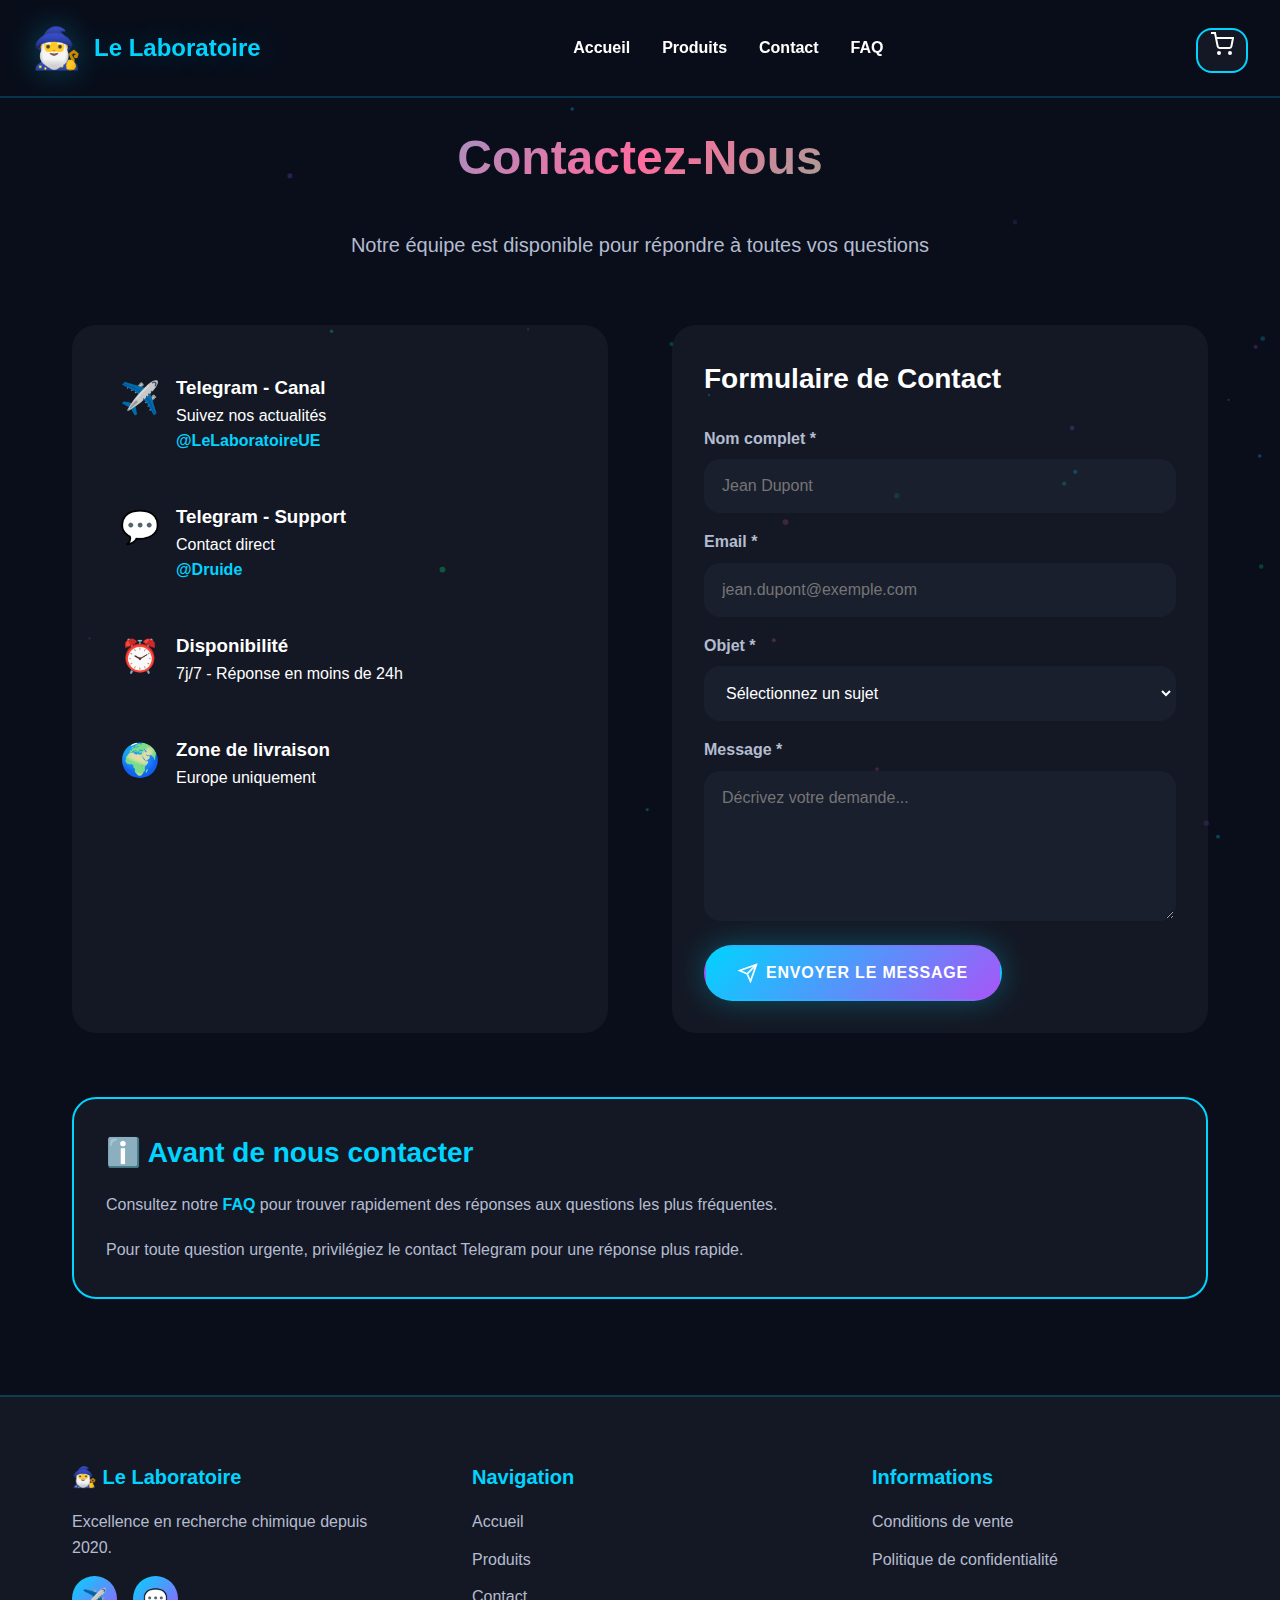
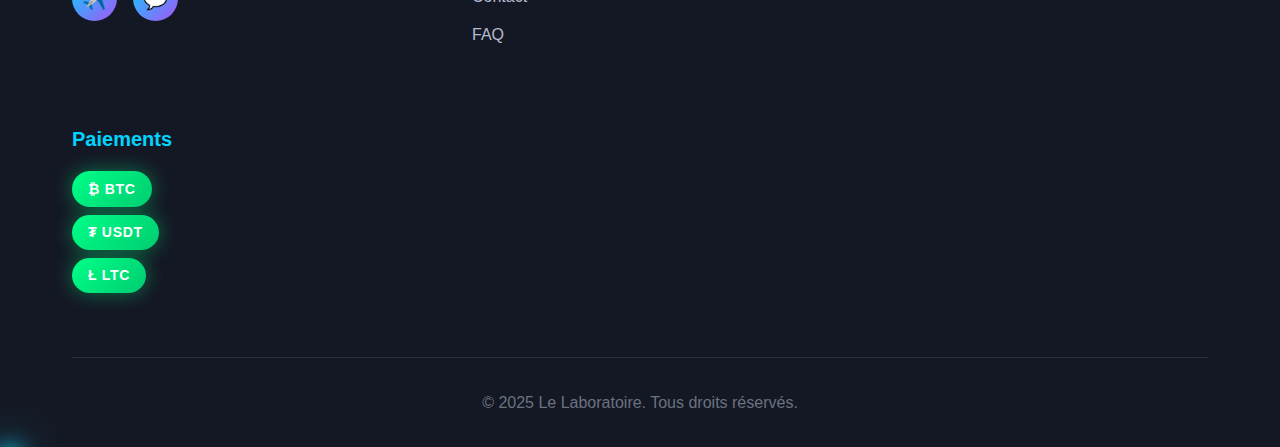
<file: contact.html>
<!DOCTYPE html>
<html lang="fr">
<head>
    <meta charset="UTF-8">
    <meta name="viewport" content="width=device-width, initial-scale=1.0">
    <title>Contact | Le Laboratoire</title>
    <link rel="stylesheet" href="css/styles.css">
</head>
<body>
    <nav class="navbar">
        <div class="nav-container">
            <a href="index.html" class="nav-logo">
                <span class="logo-icon">🧙‍♂️</span>
                <span>Le Laboratoire</span>
            </a>
            <ul class="nav-menu">
                <li><a href="index.html" class="nav-link">Accueil</a></li>
                <li><a href="products.html" class="nav-link">Produits</a></li>
                <li><a href="contact.html" class="nav-link">Contact</a></li>
                <li><a href="faq.html" class="nav-link">FAQ</a></li>
            </ul>
            <div class="nav-cart">
                <a href="cart.html" class="cart-btn">
                    <svg width="24" height="24" viewBox="0 0 24 24" fill="none" stroke="currentColor" stroke-width="2">
                        <circle cx="9" cy="21" r="1"></circle>
                        <circle cx="20" cy="21" r="1"></circle>
                        <path d="M1 1h4l2.68 13.39a2 2 0 0 0 2 1.61h9.72a2 2 0 0 0 2-1.61L23 6H6"></path>
                    </svg>
                    <span class="cart-count">0</span>
                </a>
            </div>
            <div class="nav-toggle">
                <span></span>
                <span></span>
                <span></span>
            </div>
        </div>
    </nav>

    <section class="contact-section" style="padding-top: 120px;">
        <div class="container">
            <h1 class="section-title">Contactez-Nous</h1>
            <p class="section-subtitle">
                Notre équipe est disponible pour répondre à toutes vos questions
            </p>

            <div class="contact-grid">
                <div class="contact-info">
                    <div class="contact-item">
                        <div class="contact-icon">✈️</div>
                        <div>
                            <h3>Telegram - Canal</h3>
                            <p>Suivez nos actualités</p>
                            <a href="https://t.me/LeLaboratoireUE" target="_blank" style="color: var(--primary); font-weight: 600;">@LeLaboratoireUE</a>
                        </div>
                    </div>
                    <div class="contact-item">
                        <div class="contact-icon">💬</div>
                        <div>
                            <h3>Telegram - Support</h3>
                            <p>Contact direct</p>
                            <a href="https://t.me/Druide" target="_blank" style="color: var(--primary); font-weight: 600;">@Druide</a>
                        </div>
                    </div>
                    <div class="contact-item">
                        <div class="contact-icon">⏰</div>
                        <div>
                            <h3>Disponibilité</h3>
                            <p>7j/7 - Réponse en moins de 24h</p>
                        </div>
                    </div>
                    <div class="contact-item">
                        <div class="contact-icon">🌍</div>
                        <div>
                            <h3>Zone de livraison</h3>
                            <p>Europe uniquement</p>
                        </div>
                    </div>
                </div>

                <div class="contact-form">
                    <h2 style="margin-bottom: 1.5rem; font-size: 1.75rem;">Formulaire de Contact</h2>
                    
                    <!-- FormSubmit.co - Service gratuit d'envoi d'emails -->
                    <form action="https://formsubmit.co/votre-email@example.com" method="POST" id="contactForm">
                        <!-- Configuration FormSubmit -->
                        <input type="hidden" name="_subject" value="Nouveau message - Le Laboratoire du Druide">
                        <input type="hidden" name="_captcha" value="false">
                        <input type="hidden" name="_template" value="box">
                        <input type="hidden" name="_next" value="https://votre-site.com/contact.html?success=true">
                        
                        <div class="form-group">
                            <label for="contactName">Nom complet *</label>
                            <input type="text" id="contactName" name="name" required placeholder="Jean Dupont">
                        </div>
                        <div class="form-group">
                            <label for="contactEmail">Email *</label>
                            <input type="email" id="contactEmail" name="email" required placeholder="jean.dupont@exemple.com">
                        </div>
                        <div class="form-group">
                            <label for="contactSubject">Objet *</label>
                            <select id="contactSubject" name="subject" required>
                                <option value="">Sélectionnez un sujet</option>
                                <option value="Question sur une commande">Question sur une commande</option>
                                <option value="Information produit">Information produit</option>
                                <option value="Question technique">Question technique</option>
                                <option value="Paiement / Cryptomonnaie">Paiement / Cryptomonnaie</option>
                                <option value="Livraison">Livraison</option>
                                <option value="Autre">Autre</option>
                            </select>
                        </div>
                        <div class="form-group">
                            <label for="contactMessage">Message *</label>
                            <textarea id="contactMessage" name="message" required placeholder="Décrivez votre demande..."></textarea>
                        </div>
                        <button type="submit" class="btn btn-primary btn-block">
                            <svg width="20" height="20" viewBox="0 0 24 24" fill="none" stroke="currentColor" stroke-width="2">
                                <line x1="22" y1="2" x2="11" y2="13"></line>
                                <polygon points="22 2 15 22 11 13 2 9 22 2"></polygon>
                            </svg>
                            Envoyer le message
                        </button>
                    </form>
                    
                    <!-- Message de succès -->
                    <div id="successMessage" style="display: none; margin-top: 2rem; padding: 1.5rem; background: rgba(0, 255, 136, 0.1); border: 2px solid var(--accent); border-radius: var(--radius-md); text-align: center;">
                        <h3 style="color: var(--accent); margin-bottom: 0.5rem;">✅ Message envoyé !</h3>
                        <p style="color: var(--text-secondary);">Nous vous répondrons dans les plus brefs délais.</p>
                    </div>
                    
                    <script>
                        // Vérifier si le formulaire a été soumis avec succès
                        const urlParams = new URLSearchParams(window.location.search);
                        if (urlParams.get('success') === 'true') {
                            document.getElementById('successMessage').style.display = 'block';
                            document.getElementById('contactForm').style.display = 'none';
                            
                            // Nettoyer l'URL après 3 secondes
                            setTimeout(() => {
                                window.history.replaceState({}, document.title, 'contact.html');
                            }, 3000);
                        }
                    </script>
                </div>
            </div>

            <div style="margin-top: 4rem; padding: 2rem; background: var(--bg-card); border-radius: var(--radius-lg); border: 2px solid var(--primary);">
                <h3 style="font-size: 1.75rem; margin-bottom: 1rem; color: var(--primary);">
                    ℹ️ Avant de nous contacter
                </h3>
                <p style="color: var(--text-secondary); margin-bottom: 1rem; line-height: 1.8;">
                    Consultez notre <a href="faq.html" style="color: var(--primary); font-weight: 600;">FAQ</a> 
                    pour trouver rapidement des réponses aux questions les plus fréquentes.
                </p>
                <p style="color: var(--text-secondary); line-height: 1.8;">
                    Pour toute question urgente, privilégiez le contact Telegram pour une réponse plus rapide.
                </p>
            </div>
        </div>
    </section>

    <footer class="footer">
        <div class="container">
            <div class="footer-content">
                <div class="footer-section">
                    <h3>🧙‍♂️ Le Laboratoire</h3>
                    <p style="color: var(--text-secondary); margin-top: 1rem;">
                        Excellence en recherche chimique depuis 2020.
                    </p>
                    <div class="social-links">
                        <a href="https://t.me/LeLaboratoireUE" target="_blank" class="social-link">✈️</a>
                        <a href="https://t.me/Druide" target="_blank" class="social-link">💬</a>
                    </div>
                </div>
                <div class="footer-section">
                    <h3>Navigation</h3>
                    <ul>
                        <li><a href="index.html">Accueil</a></li>
                        <li><a href="products.html">Produits</a></li>
                        <li><a href="contact.html">Contact</a></li>
                        <li><a href="faq.html">FAQ</a></li>
                    </ul>
                </div>
                <div class="footer-section">
                    <h3>Informations</h3>
                    <ul>
                        <li><a href="conditions-vente.html">Conditions de vente</a></li>
                        <li><a href="politique-confidentialite.html">Politique de confidentialité</a></li>
                    </ul>
                </div>
                <div class="footer-section">
                    <h3>Paiements</h3>
                    <div style="display: flex; flex-direction: column; gap: 0.5rem; margin-top: 1rem;">
                        <span class="badge badge-purity" style="width: fit-content;">₿ BTC</span>
                        <span class="badge badge-purity" style="width: fit-content;">₮ USDT</span>
                        <span class="badge badge-purity" style="width: fit-content;">Ł LTC</span>
                    </div>
                </div>
            </div>
            <div class="footer-bottom">
                <p>&copy; 2025 Le Laboratoire. Tous droits réservés.</p>
            </div>
        </div>
    </footer>

    <nav class="mobile-nav">
        <div class="mobile-nav-container">
            <a href="index.html" class="mobile-nav-item">
                <span class="mobile-nav-icon">🏠</span>
                <span class="mobile-nav-label">Accueil</span>
            </a>
            <a href="https://t.me/LeLaboratoireUE" target="_blank" class="mobile-nav-item">
                <span class="mobile-nav-icon">✈️</span>
                <span class="mobile-nav-label">Canal</span>
            </a>
            <a href="https://t.me/Druide" target="_blank" class="mobile-nav-item active">
                <span class="mobile-nav-icon">💬</span>
                <span class="mobile-nav-label">Contact</span>
            </a>
            <a href="cart.html" class="mobile-nav-item">
                <span class="mobile-nav-icon">🛒</span>
                <span class="mobile-nav-label">Panier</span>
            </a>
        </div>
    </nav>

    <script src="js/script.js"></script>
    <script src="js/animations.js"></script>
</body>
</html>
</file>
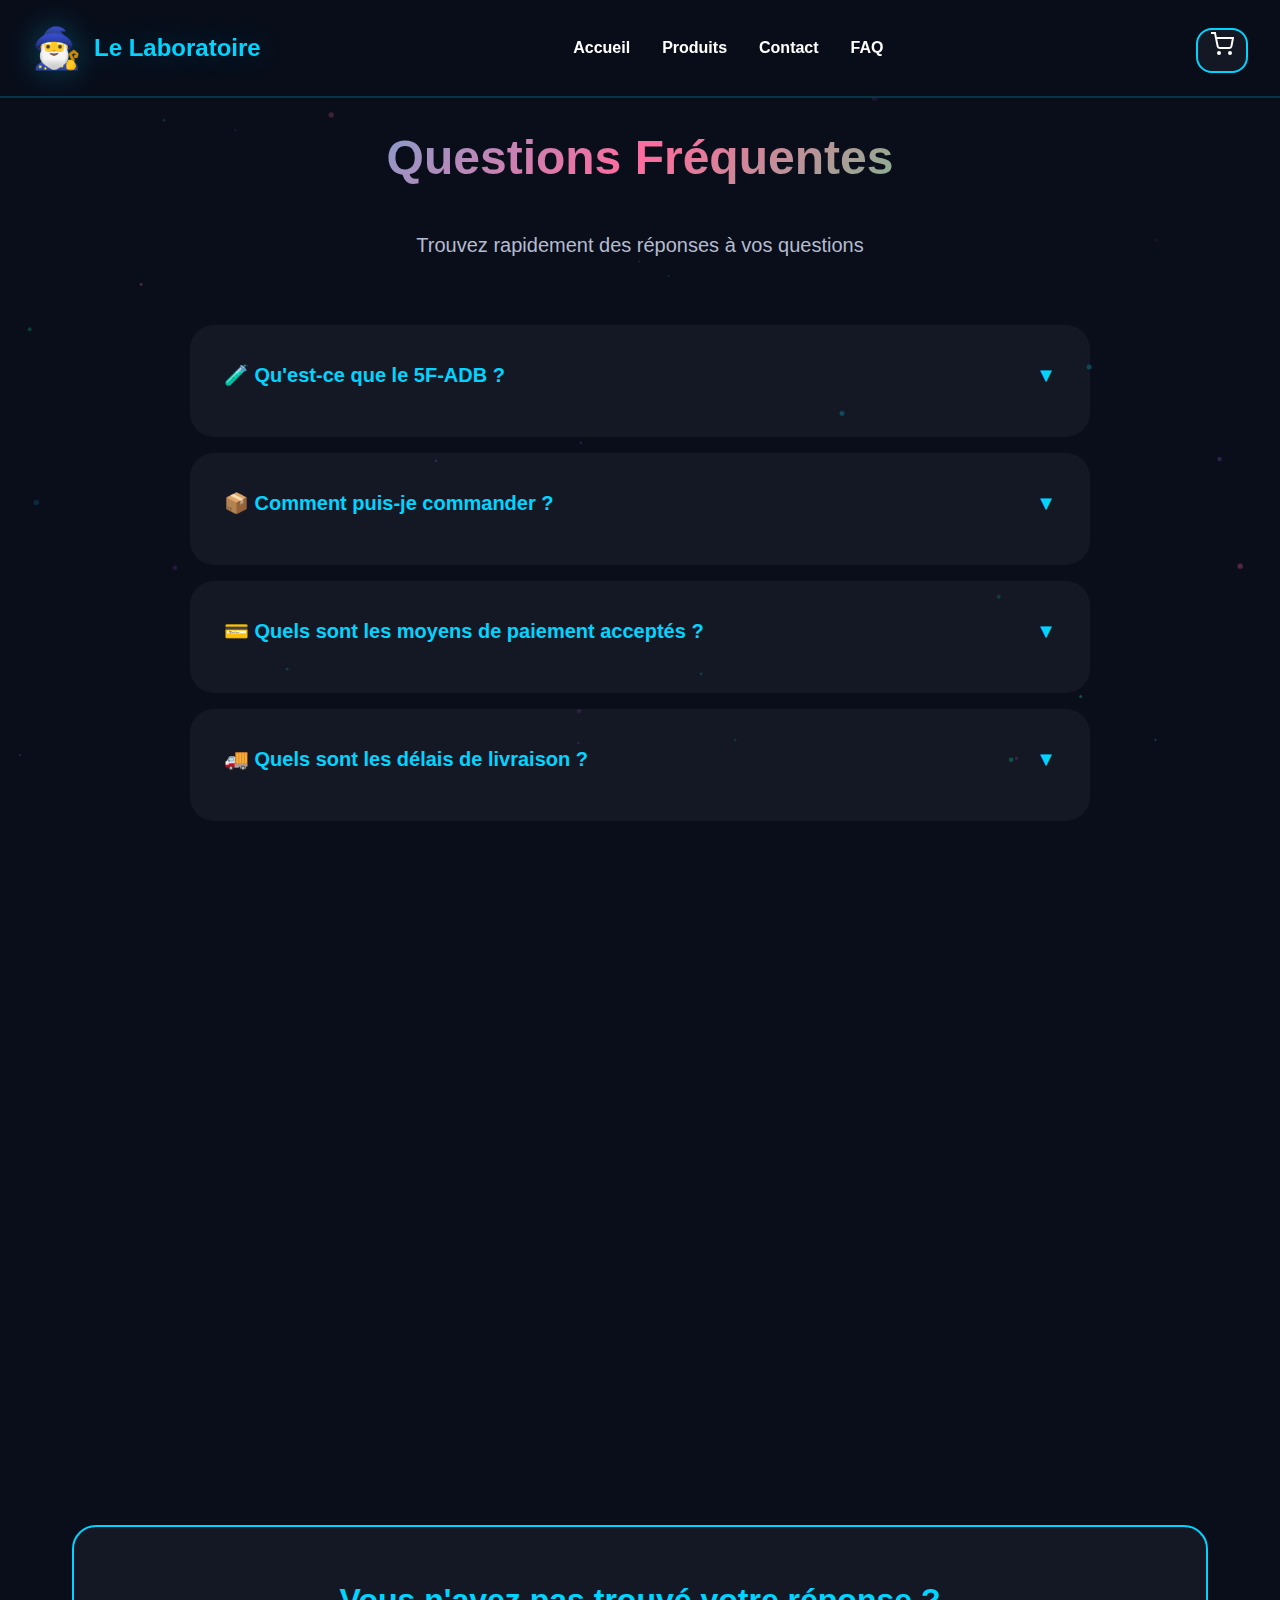
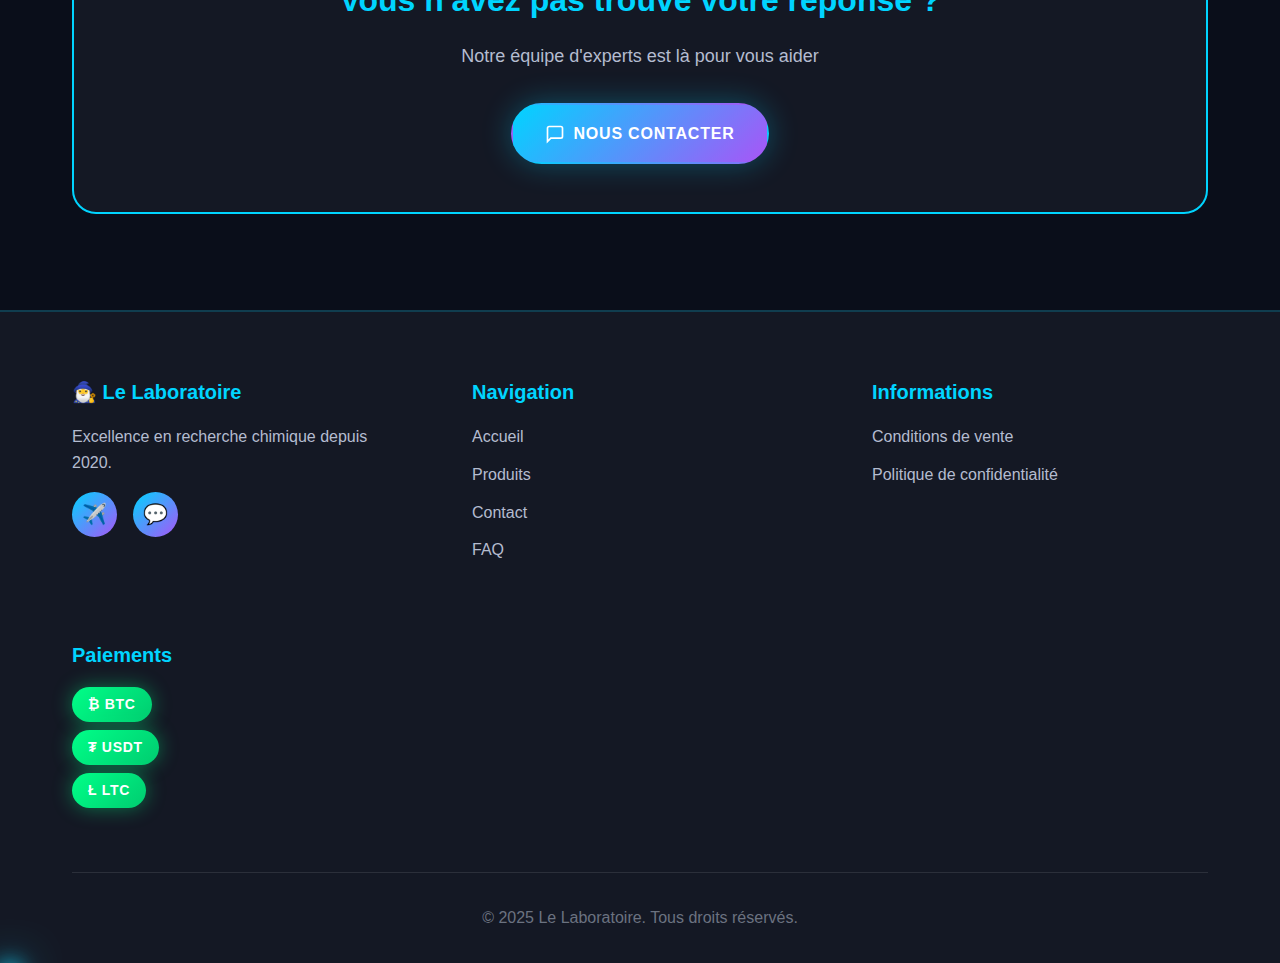
<file: faq.html>
<!DOCTYPE html>
<html lang="fr">
<head>
    <meta charset="UTF-8">
    <meta name="viewport" content="width=device-width, initial-scale=1.0">
    <title>FAQ | Le Laboratoire</title>
    <link rel="stylesheet" href="css/styles.css">
</head>
<body>
    <nav class="navbar">
        <div class="nav-container">
            <a href="index.html" class="nav-logo">
                <span class="logo-icon">🧙‍♂️</span>
                <span>Le Laboratoire</span>
            </a>
            <ul class="nav-menu">
                <li><a href="index.html" class="nav-link">Accueil</a></li>
                <li><a href="products.html" class="nav-link">Produits</a></li>
                <li><a href="contact.html" class="nav-link">Contact</a></li>
                <li><a href="faq.html" class="nav-link">FAQ</a></li>
            </ul>
            <div class="nav-cart">
                <a href="cart.html" class="cart-btn">
                    <svg width="24" height="24" viewBox="0 0 24 24" fill="none" stroke="currentColor" stroke-width="2">
                        <circle cx="9" cy="21" r="1"></circle>
                        <circle cx="20" cy="21" r="1"></circle>
                        <path d="M1 1h4l2.68 13.39a2 2 0 0 0 2 1.61h9.72a2 2 0 0 0 2-1.61L23 6H6"></path>
                    </svg>
                    <span class="cart-count">0</span>
                </a>
            </div>
            <div class="nav-toggle">
                <span></span>
                <span></span>
                <span></span>
            </div>
        </div>
    </nav>

    <section class="faq-section" style="padding-top: 120px;">
        <div class="container">
            <h1 class="section-title">Questions Fréquentes</h1>
            <p class="section-subtitle">Trouvez rapidement des réponses à vos questions</p>

            <div style="max-width: 900px; margin: 0 auto;">
                <div class="faq-item">
                    <h3 class="faq-question">
                        🧪 Qu'est-ce que le 5F-ADB ?
                        <span class="faq-icon" style="transition: transform 0.3s;">▼</span>
                    </h3>
                    <div class="faq-answer" style="display: none;">
                        Le 5F-ADB (5F-MDMB-PINACA) est un cannabinoïde synthétique développé pour la recherche scientifique en laboratoire. Ce composé est utilisé par les chercheurs pour étudier les récepteurs cannabinoïdes et leurs mécanismes d'action. Il est fourni avec une pureté supérieure à 99.8% et accompagné d'un certificat d'analyse complet.
                    </div>
                </div>

                <div class="faq-item">
                    <h3 class="faq-question">
                        📦 Comment puis-je commander ?
                        <span class="faq-icon" style="transition: transform 0.3s;">▼</span>
                    </h3>
                    <div class="faq-answer" style="display: none;">
                        Pour commander, sélectionnez la quantité souhaitée sur la page produit et ajoutez-la à votre panier. Une fois votre sélection terminée, procédez au paiement via notre système sécurisé en cryptomonnaie. Après réception du paiement, votre commande sera traitée sous 24-48h.
                    </div>
                </div>

                <div class="faq-item">
                    <h3 class="faq-question">
                        💳 Quels sont les moyens de paiement acceptés ?
                        <span class="faq-icon" style="transition: transform 0.3s;">▼</span>
                    </h3>
                    <div class="faq-answer" style="display: none;">
                        Nous acceptons uniquement les paiements en cryptomonnaies pour garantir la confidentialité de nos clients. Les devises acceptées sont :
                        <ul style="margin-top: 1rem; margin-left: 2rem;">
                            <li>Bitcoin (BTC)</li>
                            <li>Tether (USDT)</li>
                            <li>Litecoin (LTC)</li>
                        </ul>
                        Les instructions de paiement détaillées seront fournies lors de la validation de votre commande.
                    </div>
                </div>

                <div class="faq-item">
                    <h3 class="faq-question">
                        🚚 Quels sont les délais de livraison ?
                        <span class="faq-icon" style="transition: transform 0.3s;">▼</span>
                    </h3>
                    <div class="faq-answer" style="display: none;">
                        Nos délais de livraison sont les suivants :
                        <ul style="margin-top: 1rem; margin-left: 2rem;">
                            <li>Traitement de la commande : 24-48h après réception du paiement</li>
                            <li>Expédition en Europe : 3-7 jours ouvrés</li>
                        </ul>
                        Un numéro de suivi vous sera communiqué dès l'expédition de votre colis. L'emballage est discret et neutre pour garantir votre confidentialité.
                    </div>
                </div>

                <div class="faq-item">
                    <h3 class="faq-question">
                        ⚠️ Ces produits sont-ils légaux ?
                        <span class="faq-icon" style="transition: transform 0.3s;">▼</span>
                    </h3>
                    <div class="faq-answer" style="display: none;">
                        Nos produits sont destinés exclusivement à la recherche scientifique en laboratoire. La légalité varie selon les pays et les juridictions. Il est de la responsabilité de l'acheteur de s'assurer que l'achat, la possession et l'utilisation du produit sont conformes aux lois et réglementations locales. Nous ne vendons pas nos produits pour la consommation humaine ou animale.
                    </div>
                </div>

                <div class="faq-item">
                    <h3 class="faq-question">
                        📏 Comment conserver les produits ?
                        <span class="faq-icon" style="transition: transform 0.3s;">▼</span>
                    </h3>
                    <div class="faq-answer" style="display: none;">
                        Pour garantir la stabilité et la pureté du produit :
                        <ul style="margin-top: 1rem; margin-left: 2rem;">
                            <li>Conserver dans un endroit frais et sec</li>
                            <li>À l'abri de la lumière directe du soleil</li>
                            <li>Température optimale : -20°C à +4°C</li>
                            <li>Garder le flacon hermétiquement fermé</li>
                            <li>Utiliser dans les 24 mois suivant la réception</li>
                        </ul>
                    </div>
                </div>

                <div class="faq-item">
                    <h3 class="faq-question">
                        🔄 Puis-je retourner un produit ?
                        <span class="faq-icon" style="transition: transform 0.3s;">▼</span>
                    </h3>
                    <div class="faq-answer" style="display: none;">
                        En raison de la nature des produits chimiques de recherche, nous n'acceptons pas les retours une fois le colis expédié. Cependant, si vous recevez un produit endommagé ou non conforme, contactez-nous immédiatement avec des photos. Nous examinerons votre cas et proposerons une solution appropriée (remplacement ou remboursement).
                    </div>
                </div>

                <div class="faq-item">
                    <h3 class="faq-question">
                        💬 Comment puis-je vous contacter ?
                        <span class="faq-icon" style="transition: transform 0.3s;">▼</span>
                    </h3>
                    <div class="faq-answer" style="display: none;">
                        Vous pouvez nous contacter via plusieurs canaux :
                        <ul style="margin-top: 1rem; margin-left: 2rem;">
                            <li><strong>Telegram Canal :</strong> <a href="https://t.me/LeLaboratoireUE" target="_blank" style="color: var(--primary);">@LeLaboratoireUE</a> (actualités et annonces)</li>
                            <li><strong>Telegram Support :</strong> <a href="https://t.me/Druide" target="_blank" style="color: var(--primary);">@Druide</a> (contact direct)</li>
                            <li><strong>Formulaire :</strong> <a href="contact.html" style="color: var(--primary);">Page de contact</a></li>
                        </ul>
                        Nous répondons généralement sous 24h.
                    </div>
                </div>

                <div class="faq-item">
                    <h3 class="faq-question">
                        🌍 Livrez-vous partout dans le monde ?
                        <span class="faq-icon" style="transition: transform 0.3s;">▼</span>
                    </h3>
                    <div class="faq-answer" style="display: none;">
                        Actuellement, nous livrons uniquement en Europe pour garantir des délais d'expédition rapides et une qualité de service optimale. Les pays desservis incluent la France, l'Allemagne, l'Espagne, l'Italie, le Portugal, les Pays-Bas, la Belgique, et d'autres pays européens. Contactez-nous pour vérifier si nous livrons dans votre pays spécifique.
                    </div>
                </div>
            </div>

            <div style="text-align: center; margin-top: 4rem; padding: 3rem; background: var(--bg-card); border-radius: var(--radius-lg); border: 2px solid var(--primary);">
                <h3 style="font-size: 2rem; margin-bottom: 1rem; color: var(--primary);">
                    Vous n'avez pas trouvé votre réponse ?
                </h3>
                <p style="color: var(--text-secondary); margin-bottom: 2rem; font-size: 1.125rem;">
                    Notre équipe d'experts est là pour vous aider
                </p>
                <a href="contact.html" class="btn btn-primary">
                    <svg width="20" height="20" viewBox="0 0 24 24" fill="none" stroke="currentColor" stroke-width="2">
                        <path d="M21 15a2 2 0 0 1-2 2H7l-4 4V5a2 2 0 0 1 2-2h14a2 2 0 0 1 2 2z"></path>
                    </svg>
                    Nous contacter
                </a>
            </div>
        </div>
    </section>

    <footer class="footer">
        <div class="container">
            <div class="footer-content">
                <div class="footer-section">
                    <h3>🧙‍♂️ Le Laboratoire</h3>
                    <p style="color: var(--text-secondary); margin-top: 1rem;">
                        Excellence en recherche chimique depuis 2020.
                    </p>
                    <div class="social-links">
                        <a href="https://t.me/LeLaboratoireUE" target="_blank" class="social-link">✈️</a>
                        <a href="https://t.me/Druide" target="_blank" class="social-link">💬</a>
                    </div>
                </div>
                <div class="footer-section">
                    <h3>Navigation</h3>
                    <ul>
                        <li><a href="index.html">Accueil</a></li>
                        <li><a href="products.html">Produits</a></li>
                        <li><a href="contact.html">Contact</a></li>
                        <li><a href="faq.html">FAQ</a></li>
                    </ul>
                </div>
                <div class="footer-section">
                    <h3>Informations</h3>
                    <ul>
                        <li><a href="conditions-vente.html">Conditions de vente</a></li>
                        <li><a href="politique-confidentialite.html">Politique de confidentialité</a></li>
                    </ul>
                </div>
                <div class="footer-section">
                    <h3>Paiements</h3>
                    <div style="display: flex; flex-direction: column; gap: 0.5rem; margin-top: 1rem;">
                        <span class="badge badge-purity" style="width: fit-content;">₿ BTC</span>
                        <span class="badge badge-purity" style="width: fit-content;">₮ USDT</span>
                        <span class="badge badge-purity" style="width: fit-content;">Ł LTC</span>
                    </div>
                </div>
            </div>
            <div class="footer-bottom">
                <p>&copy; 2025 Le Laboratoire. Tous droits réservés.</p>
            </div>
        </div>
    </footer>

    <nav class="mobile-nav">
        <div class="mobile-nav-container">
            <a href="index.html" class="mobile-nav-item">
                <span class="mobile-nav-icon">🏠</span>
                <span class="mobile-nav-label">Accueil</span>
            </a>
            <a href="https://t.me/LeLaboratoireUE" target="_blank" class="mobile-nav-item">
                <span class="mobile-nav-icon">✈️</span>
                <span class="mobile-nav-label">Canal</span>
            </a>
            <a href="https://t.me/Druide" target="_blank" class="mobile-nav-item">
                <span class="mobile-nav-icon">💬</span>
                <span class="mobile-nav-label">Contact</span>
            </a>
            <a href="cart.html" class="mobile-nav-item">
                <span class="mobile-nav-icon">🛒</span>
                <span class="mobile-nav-label">Panier</span>
            </a>
        </div>
    </nav>

    <script src="js/script.js"></script>
    <script src="js/animations.js"></script>
</body>
</html>
</file>
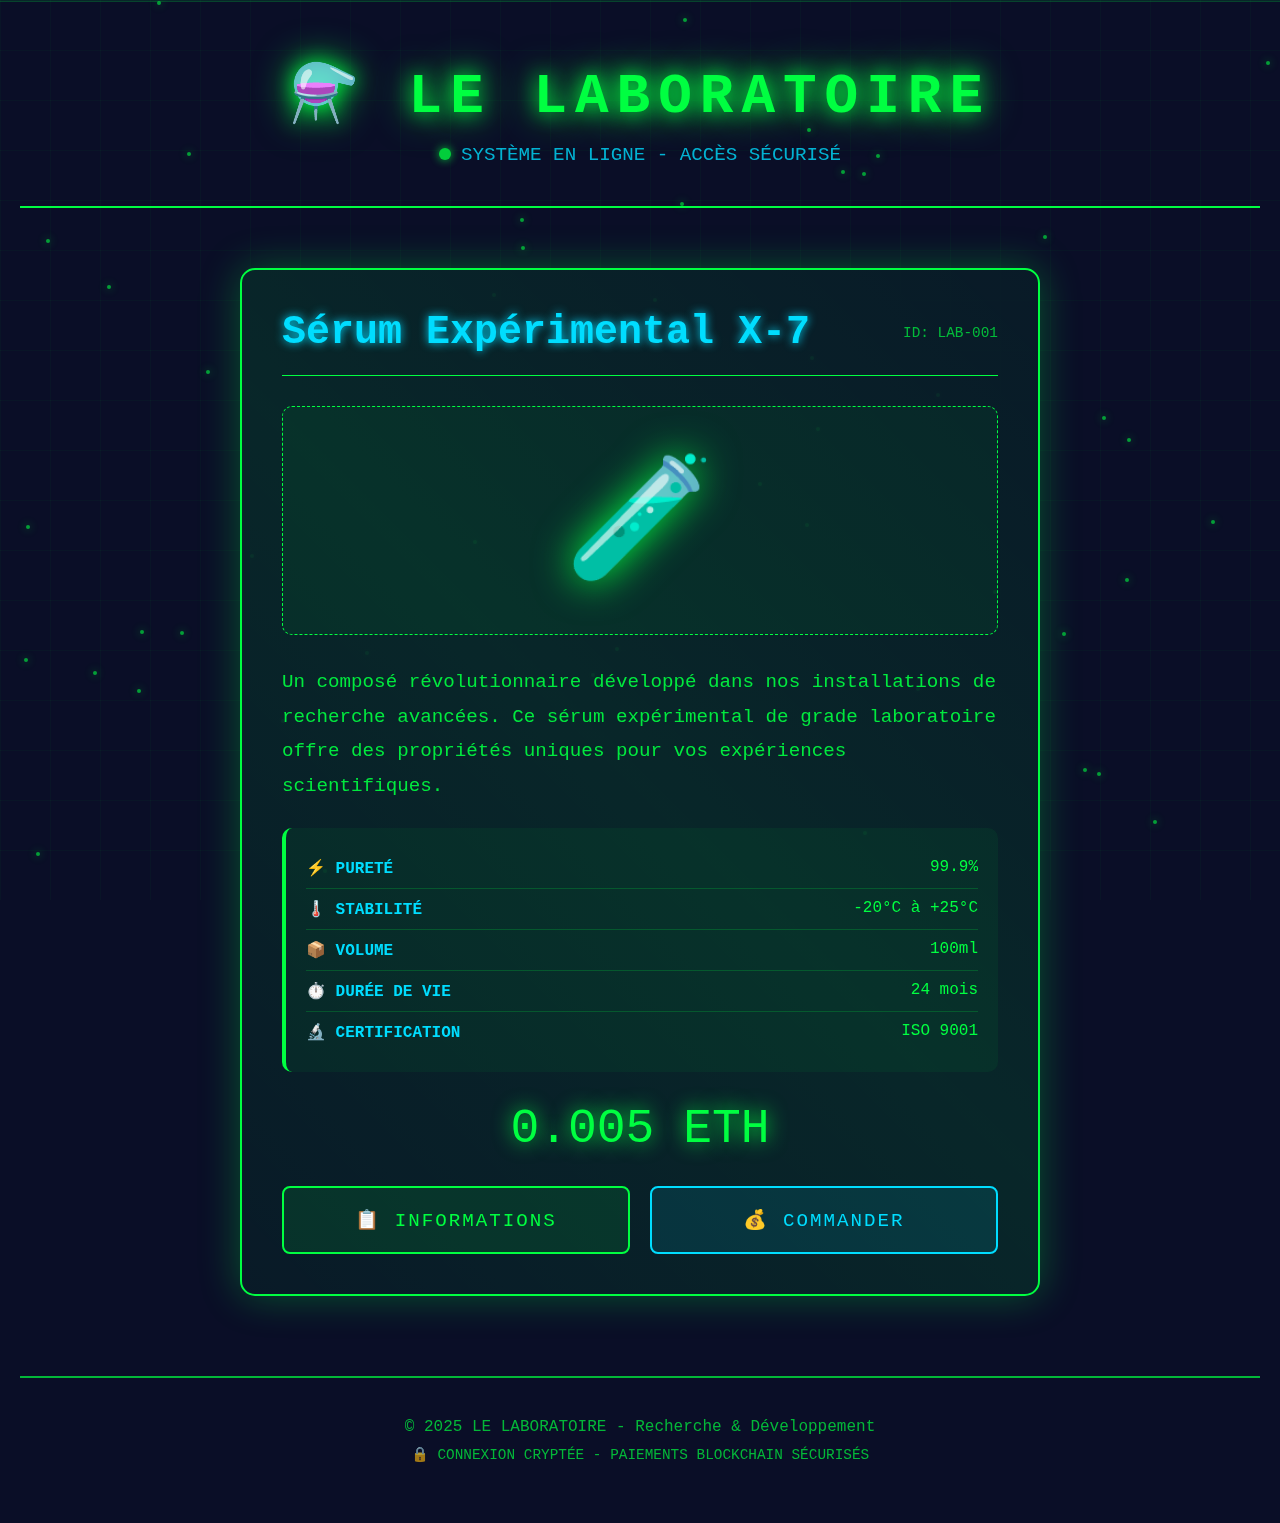
<file: le-laboratoire.html>
<!DOCTYPE html>
<html lang="fr">
<head>
    <meta charset="UTF-8">
    <meta name="viewport" content="width=device-width, initial-scale=1.0">
    <title>Le Laboratoire - Produits Scientifiques</title>
    <style>
        * {
            margin: 0;
            padding: 0;
            box-sizing: border-box;
        }

        body {
            font-family: 'Courier New', monospace;
            background: #0a0e27;
            color: #00ff41;
            overflow-x: hidden;
        }

        /* Animation de fond particules */
        @keyframes float {
            0%, 100% { transform: translateY(0px) translateX(0px); }
            50% { transform: translateY(-20px) translateX(10px); }
        }

        .particles {
            position: fixed;
            width: 100%;
            height: 100%;
            top: 0;
            left: 0;
            z-index: 1;
            pointer-events: none;
        }

        .particle {
            position: absolute;
            width: 4px;
            height: 4px;
            background: #00ff41;
            border-radius: 50%;
            animation: float 6s infinite ease-in-out;
            opacity: 0.6;
            box-shadow: 0 0 10px #00ff41;
        }

        /* Grille de fond style Matrix */
        .grid-bg {
            position: fixed;
            top: 0;
            left: 0;
            width: 100%;
            height: 100%;
            background-image: 
                linear-gradient(rgba(0, 255, 65, 0.03) 1px, transparent 1px),
                linear-gradient(90deg, rgba(0, 255, 65, 0.03) 1px, transparent 1px);
            background-size: 50px 50px;
            z-index: 0;
        }

        .container {
            position: relative;
            z-index: 10;
            max-width: 1400px;
            margin: 0 auto;
            padding: 20px;
        }

        /* Header */
        header {
            text-align: center;
            padding: 40px 0;
            border-bottom: 2px solid #00ff41;
            margin-bottom: 60px;
            position: relative;
        }

        h1 {
            font-size: 3.5em;
            text-shadow: 0 0 20px #00ff41, 0 0 40px #00ff41;
            letter-spacing: 8px;
            animation: glow 2s ease-in-out infinite alternate;
        }

        @keyframes glow {
            from { text-shadow: 0 0 20px #00ff41, 0 0 40px #00ff41; }
            to { text-shadow: 0 0 30px #00ff41, 0 0 60px #00ff41, 0 0 80px #00ff41; }
        }

        .subtitle {
            font-size: 1.2em;
            margin-top: 15px;
            opacity: 0.8;
            color: #00ddff;
        }

        /* Scan line effect */
        .scanline {
            position: fixed;
            top: 0;
            left: 0;
            width: 100%;
            height: 2px;
            background: linear-gradient(transparent, #00ff41);
            animation: scan 4s linear infinite;
            z-index: 100;
            pointer-events: none;
            opacity: 0.3;
        }

        @keyframes scan {
            0% { top: 0; }
            100% { top: 100%; }
        }

        /* Product Card */
        .product-section {
            display: flex;
            justify-content: center;
            align-items: center;
            min-height: 60vh;
        }

        .product-card {
            background: rgba(10, 14, 39, 0.9);
            border: 2px solid #00ff41;
            border-radius: 15px;
            padding: 40px;
            max-width: 800px;
            width: 100%;
            box-shadow: 0 0 40px rgba(0, 255, 65, 0.3);
            transition: all 0.3s ease;
            position: relative;
            overflow: hidden;
        }

        .product-card:hover {
            transform: scale(1.02);
            box-shadow: 0 0 60px rgba(0, 255, 65, 0.5);
        }

        .product-card::before {
            content: '';
            position: absolute;
            top: -50%;
            left: -50%;
            width: 200%;
            height: 200%;
            background: linear-gradient(45deg, transparent, rgba(0, 255, 65, 0.1), transparent);
            animation: shimmer 3s infinite;
        }

        @keyframes shimmer {
            0% { transform: rotate(0deg); }
            100% { transform: rotate(360deg); }
        }

        .product-content {
            position: relative;
            z-index: 2;
        }

        .product-header {
            display: flex;
            align-items: center;
            justify-content: space-between;
            margin-bottom: 30px;
            border-bottom: 1px solid #00ff41;
            padding-bottom: 20px;
        }

        .product-title {
            font-size: 2.5em;
            color: #00ddff;
            text-shadow: 0 0 10px #00ddff;
        }

        .product-id {
            font-size: 0.9em;
            color: #00ff41;
            opacity: 0.7;
        }

        .product-image {
            text-align: center;
            margin: 30px 0;
            padding: 40px;
            background: rgba(0, 255, 65, 0.05);
            border-radius: 10px;
            border: 1px dashed #00ff41;
        }

        .product-icon {
            font-size: 120px;
            filter: drop-shadow(0 0 20px #00ff41);
        }

        .product-description {
            font-size: 1.2em;
            line-height: 1.8;
            margin: 25px 0;
            color: #00ff41;
            opacity: 0.9;
        }

        .product-specs {
            background: rgba(0, 255, 65, 0.05);
            padding: 20px;
            border-radius: 10px;
            margin: 25px 0;
            border-left: 4px solid #00ff41;
        }

        .spec-item {
            display: flex;
            justify-content: space-between;
            padding: 10px 0;
            border-bottom: 1px solid rgba(0, 255, 65, 0.2);
        }

        .spec-item:last-child {
            border-bottom: none;
        }

        .spec-label {
            color: #00ddff;
            font-weight: bold;
        }

        .product-price {
            text-align: center;
            font-size: 3em;
            color: #00ff41;
            margin: 30px 0;
            text-shadow: 0 0 20px #00ff41;
            animation: pulse 2s ease-in-out infinite;
        }

        @keyframes pulse {
            0%, 100% { opacity: 1; }
            50% { opacity: 0.7; }
        }

        /* Boutons */
        .button-group {
            display: flex;
            gap: 20px;
            margin-top: 30px;
        }

        .btn {
            flex: 1;
            padding: 20px;
            font-size: 1.2em;
            font-family: 'Courier New', monospace;
            border: 2px solid #00ff41;
            background: rgba(0, 255, 65, 0.1);
            color: #00ff41;
            cursor: pointer;
            border-radius: 8px;
            transition: all 0.3s ease;
            text-transform: uppercase;
            letter-spacing: 2px;
            position: relative;
            overflow: hidden;
        }

        .btn::before {
            content: '';
            position: absolute;
            top: 50%;
            left: 50%;
            width: 0;
            height: 0;
            border-radius: 50%;
            background: rgba(0, 255, 65, 0.3);
            transform: translate(-50%, -50%);
            transition: width 0.6s, height 0.6s;
        }

        .btn:hover::before {
            width: 300px;
            height: 300px;
        }

        .btn:hover {
            background: rgba(0, 255, 65, 0.2);
            box-shadow: 0 0 20px rgba(0, 255, 65, 0.5);
            transform: translateY(-2px);
        }

        .btn span {
            position: relative;
            z-index: 1;
        }

        .btn-primary {
            border-color: #00ddff;
            color: #00ddff;
            background: rgba(0, 221, 255, 0.1);
        }

        .btn-primary:hover {
            background: rgba(0, 221, 255, 0.2);
            box-shadow: 0 0 20px rgba(0, 221, 255, 0.5);
        }

        /* Modal */
        .modal {
            display: none;
            position: fixed;
            z-index: 1000;
            left: 0;
            top: 0;
            width: 100%;
            height: 100%;
            background-color: rgba(0, 0, 0, 0.9);
            animation: fadeIn 0.3s;
        }

        @keyframes fadeIn {
            from { opacity: 0; }
            to { opacity: 1; }
        }

        .modal-content {
            background-color: #0a0e27;
            margin: 5% auto;
            padding: 40px;
            border: 2px solid #00ff41;
            border-radius: 15px;
            width: 90%;
            max-width: 600px;
            box-shadow: 0 0 50px rgba(0, 255, 65, 0.5);
            animation: slideDown 0.3s;
        }

        @keyframes slideDown {
            from { transform: translateY(-50px); opacity: 0; }
            to { transform: translateY(0); opacity: 1; }
        }

        .close {
            color: #00ff41;
            float: right;
            font-size: 35px;
            font-weight: bold;
            cursor: pointer;
            line-height: 20px;
        }

        .close:hover {
            color: #00ddff;
            text-shadow: 0 0 10px #00ddff;
        }

        .modal h2 {
            color: #00ddff;
            margin-bottom: 20px;
            text-shadow: 0 0 10px #00ddff;
        }

        .crypto-options {
            display: grid;
            grid-template-columns: repeat(auto-fit, minmax(150px, 1fr));
            gap: 15px;
            margin: 30px 0;
        }

        .crypto-btn {
            padding: 20px;
            border: 2px solid #00ff41;
            background: rgba(0, 255, 65, 0.05);
            color: #00ff41;
            cursor: pointer;
            border-radius: 8px;
            transition: all 0.3s ease;
            font-size: 1.1em;
            text-align: center;
        }

        .crypto-btn:hover {
            background: rgba(0, 255, 65, 0.2);
            transform: scale(1.05);
            box-shadow: 0 0 20px rgba(0, 255, 65, 0.5);
        }

        .payment-address {
            background: rgba(0, 255, 65, 0.1);
            padding: 20px;
            border-radius: 8px;
            margin: 20px 0;
            border: 1px solid #00ff41;
            word-break: break-all;
            font-size: 0.9em;
            display: none;
        }

        .payment-instructions {
            color: #00ddff;
            line-height: 1.8;
            margin: 20px 0;
        }

        /* Footer */
        footer {
            text-align: center;
            padding: 40px 0;
            margin-top: 80px;
            border-top: 2px solid #00ff41;
            color: #00ff41;
            opacity: 0.7;
        }

        /* Responsive */
        @media (max-width: 768px) {
            h1 {
                font-size: 2em;
                letter-spacing: 4px;
            }

            .product-card {
                padding: 20px;
            }

            .product-title {
                font-size: 1.8em;
            }

            .button-group {
                flex-direction: column;
            }

            .crypto-options {
                grid-template-columns: 1fr;
            }
        }

        .status-indicator {
            display: inline-block;
            width: 12px;
            height: 12px;
            background: #00ff41;
            border-radius: 50%;
            margin-right: 10px;
            box-shadow: 0 0 10px #00ff41;
            animation: blink 1.5s infinite;
        }

        @keyframes blink {
            0%, 100% { opacity: 1; }
            50% { opacity: 0.3; }
        }
    </style>
</head>
<body>
    <!-- Effet de grille de fond -->
    <div class="grid-bg"></div>
    
    <!-- Particules flottantes -->
    <div class="particles" id="particles"></div>
    
    <!-- Ligne de scan -->
    <div class="scanline"></div>

    <div class="container">
        <!-- Header -->
        <header>
            <h1>⚗️ LE LABORATOIRE</h1>
            <p class="subtitle"><span class="status-indicator"></span>SYSTÈME EN LIGNE - ACCÈS SÉCURISÉ</p>
        </header>

        <!-- Section Produit -->
        <div class="product-section">
            <div class="product-card">
                <div class="product-content">
                    <div class="product-header">
                        <h2 class="product-title">Sérum Expérimental X-7</h2>
                        <span class="product-id">ID: LAB-001</span>
                    </div>

                    <div class="product-image">
                        <div class="product-icon">🧪</div>
                    </div>

                    <div class="product-description">
                        Un composé révolutionnaire développé dans nos installations de recherche avancées. Ce sérum expérimental de grade laboratoire offre des propriétés uniques pour vos expériences scientifiques.
                    </div>

                    <div class="product-specs">
                        <div class="spec-item">
                            <span class="spec-label">⚡ PURETÉ</span>
                            <span>99.9%</span>
                        </div>
                        <div class="spec-item">
                            <span class="spec-label">🌡️ STABILITÉ</span>
                            <span>-20°C à +25°C</span>
                        </div>
                        <div class="spec-item">
                            <span class="spec-label">📦 VOLUME</span>
                            <span>100ml</span>
                        </div>
                        <div class="spec-item">
                            <span class="spec-label">⏱️ DURÉE DE VIE</span>
                            <span>24 mois</span>
                        </div>
                        <div class="spec-item">
                            <span class="spec-label">🔬 CERTIFICATION</span>
                            <span>ISO 9001</span>
                        </div>
                    </div>

                    <div class="product-price">
                        0.005 ETH
                    </div>

                    <div class="button-group">
                        <button class="btn" onclick="showInfo()">
                            <span>📋 INFORMATIONS</span>
                        </button>
                        <button class="btn btn-primary" onclick="openPayment()">
                            <span>💰 COMMANDER</span>
                        </button>
                    </div>
                </div>
            </div>
        </div>

        <!-- Footer -->
        <footer>
            <p>© 2025 LE LABORATOIRE - Recherche & Développement</p>
            <p style="margin-top: 10px; font-size: 0.9em;">🔒 CONNEXION CRYPTÉE - PAIEMENTS BLOCKCHAIN SÉCURISÉS</p>
        </footer>
    </div>

    <!-- Modal de paiement -->
    <div id="paymentModal" class="modal">
        <div class="modal-content">
            <span class="close" onclick="closePayment()">&times;</span>
            <h2>💳 PAIEMENT CRYPTOMONNAIE</h2>
            
            <div class="payment-instructions">
                <p><strong>⚡ Méthode de paiement :</strong></p>
                <p>Pour des raisons de simplicité et de coût zéro, ce site utilise un système de paiement crypto manuel.</p>
                <p><br><strong>📋 Instructions :</strong></p>
                <ol style="margin-left: 20px; line-height: 2;">
                    <li>Sélectionnez votre cryptomonnaie préférée ci-dessous</li>
                    <li>Envoyez le montant exact à l'adresse affichée</li>
                    <li>Conservez votre hash de transaction</li>
                    <li>Contactez-nous avec votre preuve de paiement</li>
                </ol>
            </div>

            <h3 style="color: #00ddff; margin: 30px 0 15px 0;">Sélectionnez une cryptomonnaie :</h3>
            <div class="crypto-options">
                <button class="crypto-btn" onclick="selectCrypto('ETH')">
                    Ξ<br>Ethereum
                </button>
                <button class="crypto-btn" onclick="selectCrypto('BTC')">
                    ₿<br>Bitcoin
                </button>
                <button class="crypto-btn" onclick="selectCrypto('USDT')">
                    ₮<br>USDT
                </button>
                <button class="crypto-btn" onclick="selectCrypto('BNB')">
                    ◆<br>BNB
                </button>
            </div>

            <div id="ethAddress" class="payment-address">
                <strong style="color: #00ddff;">Adresse Ethereum (ETH) :</strong><br>
                <span style="font-size: 1.1em; margin-top: 10px; display: block;">0x742d35Cc6634C0532925a3b844Bc9e7595f0bEb8</span>
                <br><strong style="color: #00ddff;">Montant :</strong> 0.005 ETH
            </div>

            <div id="btcAddress" class="payment-address">
                <strong style="color: #00ddff;">Adresse Bitcoin (BTC) :</strong><br>
                <span style="font-size: 1.1em; margin-top: 10px; display: block;">bc1qxy2kgdygjrsqtzq2n0yrf2493p83kkfjhx0wlh</span>
                <br><strong style="color: #00ddff;">Montant :</strong> ~0.00005 BTC
            </div>

            <div id="usdtAddress" class="payment-address">
                <strong style="color: #00ddff;">Adresse USDT (ERC-20) :</strong><br>
                <span style="font-size: 1.1em; margin-top: 10px; display: block;">0x742d35Cc6634C0532925a3b844Bc9e7595f0bEb8</span>
                <br><strong style="color: #00ddff;">Montant :</strong> 15 USDT
            </div>

            <div id="bnbAddress" class="payment-address">
                <strong style="color: #00ddff;">Adresse BNB (BSC) :</strong><br>
                <span style="font-size: 1.1em; margin-top: 10px; display: block;">0x742d35Cc6634C0532925a3b844Bc9e7595f0bEb8</span>
                <br><strong style="color: #00ddff;">Montant :</strong> 0.025 BNB
            </div>

            <div style="margin-top: 30px; padding: 20px; background: rgba(0, 221, 255, 0.1); border-radius: 8px; border: 1px solid #00ddff;">
                <p style="color: #00ddff;"><strong>⚠️ IMPORTANT :</strong></p>
                <p style="margin-top: 10px;">Après le paiement, envoyez un email à <strong>commande@lelaboratoire.com</strong> avec :</p>
                <ul style="margin-left: 20px; margin-top: 10px; line-height: 1.8;">
                    <li>Votre hash de transaction</li>
                    <li>Vos coordonnées de livraison</li>
                    <li>Référence produit : LAB-001</li>
                </ul>
            </div>
        </div>
    </div>

    <script>
        // Créer des particules flottantes
        function createParticles() {
            const particlesContainer = document.getElementById('particles');
            const particleCount = 50;

            for (let i = 0; i < particleCount; i++) {
                const particle = document.createElement('div');
                particle.className = 'particle';
                particle.style.left = Math.random() * 100 + '%';
                particle.style.top = Math.random() * 100 + '%';
                particle.style.animationDelay = Math.random() * 6 + 's';
                particle.style.animationDuration = (Math.random() * 4 + 4) + 's';
                particlesContainer.appendChild(particle);
            }
        }

        // Ouvrir modal de paiement
        function openPayment() {
            document.getElementById('paymentModal').style.display = 'block';
        }

        // Fermer modal de paiement
        function closePayment() {
            document.getElementById('paymentModal').style.display = 'none';
            hideAllAddresses();
        }

        // Cacher toutes les adresses
        function hideAllAddresses() {
            document.getElementById('ethAddress').style.display = 'none';
            document.getElementById('btcAddress').style.display = 'none';
            document.getElementById('usdtAddress').style.display = 'none';
            document.getElementById('bnbAddress').style.display = 'none';
        }

        // Sélectionner cryptomonnaie
        function selectCrypto(crypto) {
            hideAllAddresses();
            switch(crypto) {
                case 'ETH':
                    document.getElementById('ethAddress').style.display = 'block';
                    break;
                case 'BTC':
                    document.getElementById('btcAddress').style.display = 'block';
                    break;
                case 'USDT':
                    document.getElementById('usdtAddress').style.display = 'block';
                    break;
                case 'BNB':
                    document.getElementById('bnbAddress').style.display = 'block';
                    break;
            }
        }

        // Afficher informations produit
        function showInfo() {
            alert('🔬 SÉRUM EXPÉRIMENTAL X-7\n\n' +
                  '✓ Produit de qualité laboratoire\n' +
                  '✓ Testé et certifié\n' +
                  '✓ Emballage sécurisé\n' +
                  '✓ Livraison discrète\n\n' +
                  '⚠️ ATTENTION : Usage réservé aux professionnels\n' +
                  'Respecter les protocoles de sécurité en laboratoire');
        }

        // Fermer modal si clic en dehors
        window.onclick = function(event) {
            const modal = document.getElementById('paymentModal');
            if (event.target == modal) {
                closePayment();
            }
        }

        // Initialiser les particules au chargement
        window.onload = createParticles;
    </script>
</body>
</html>
</file>
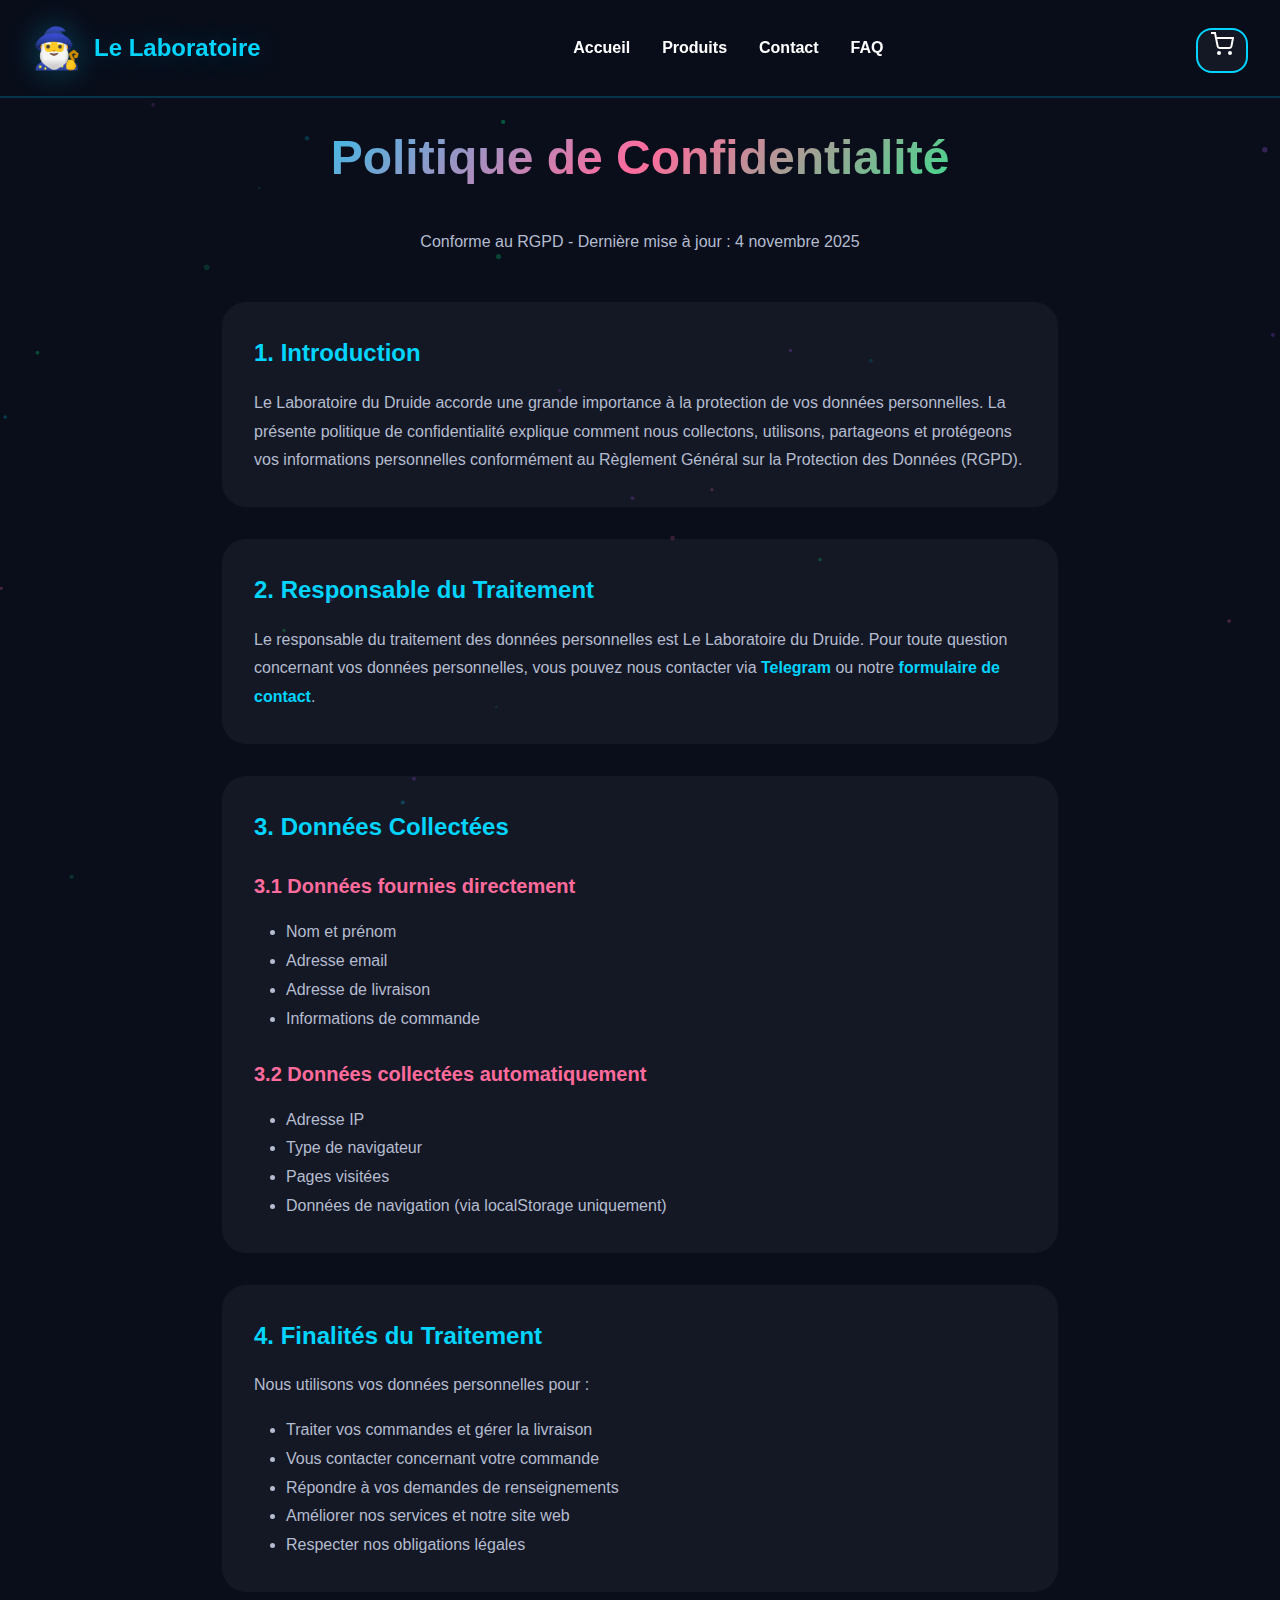
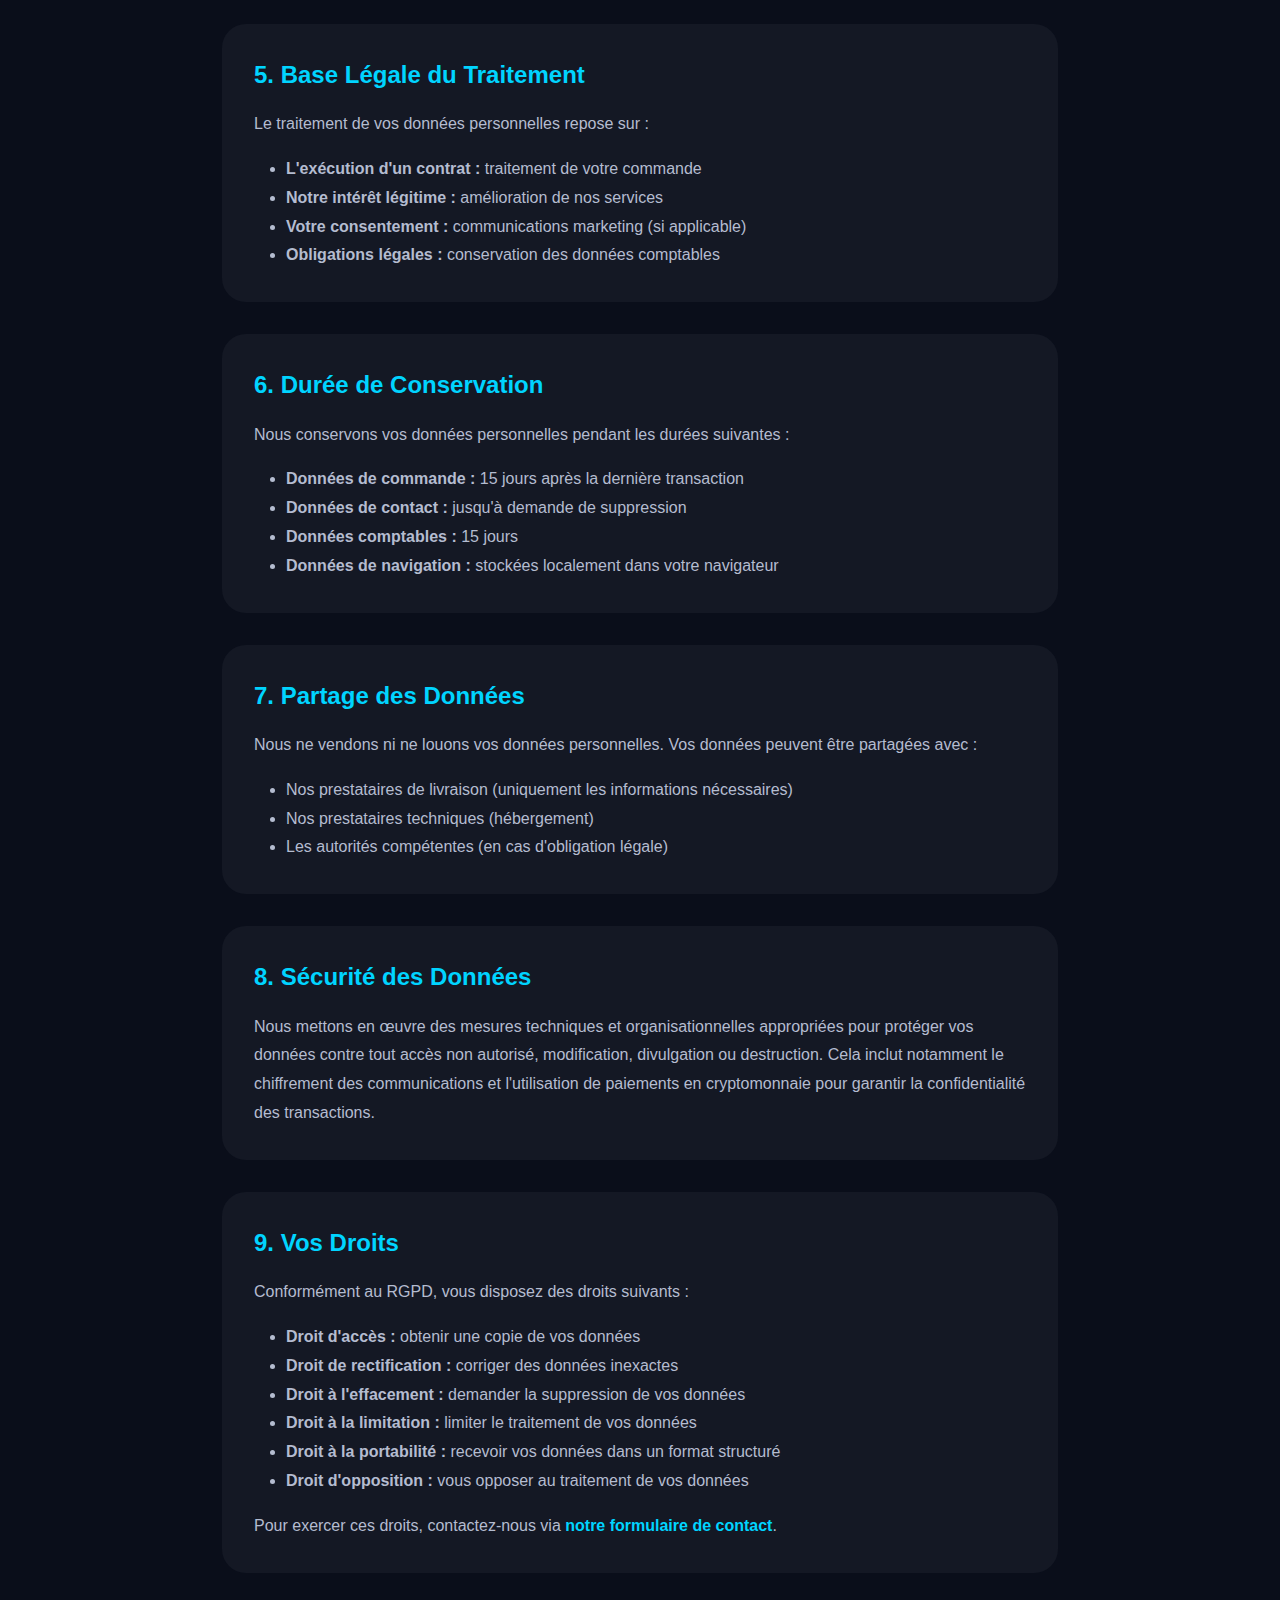
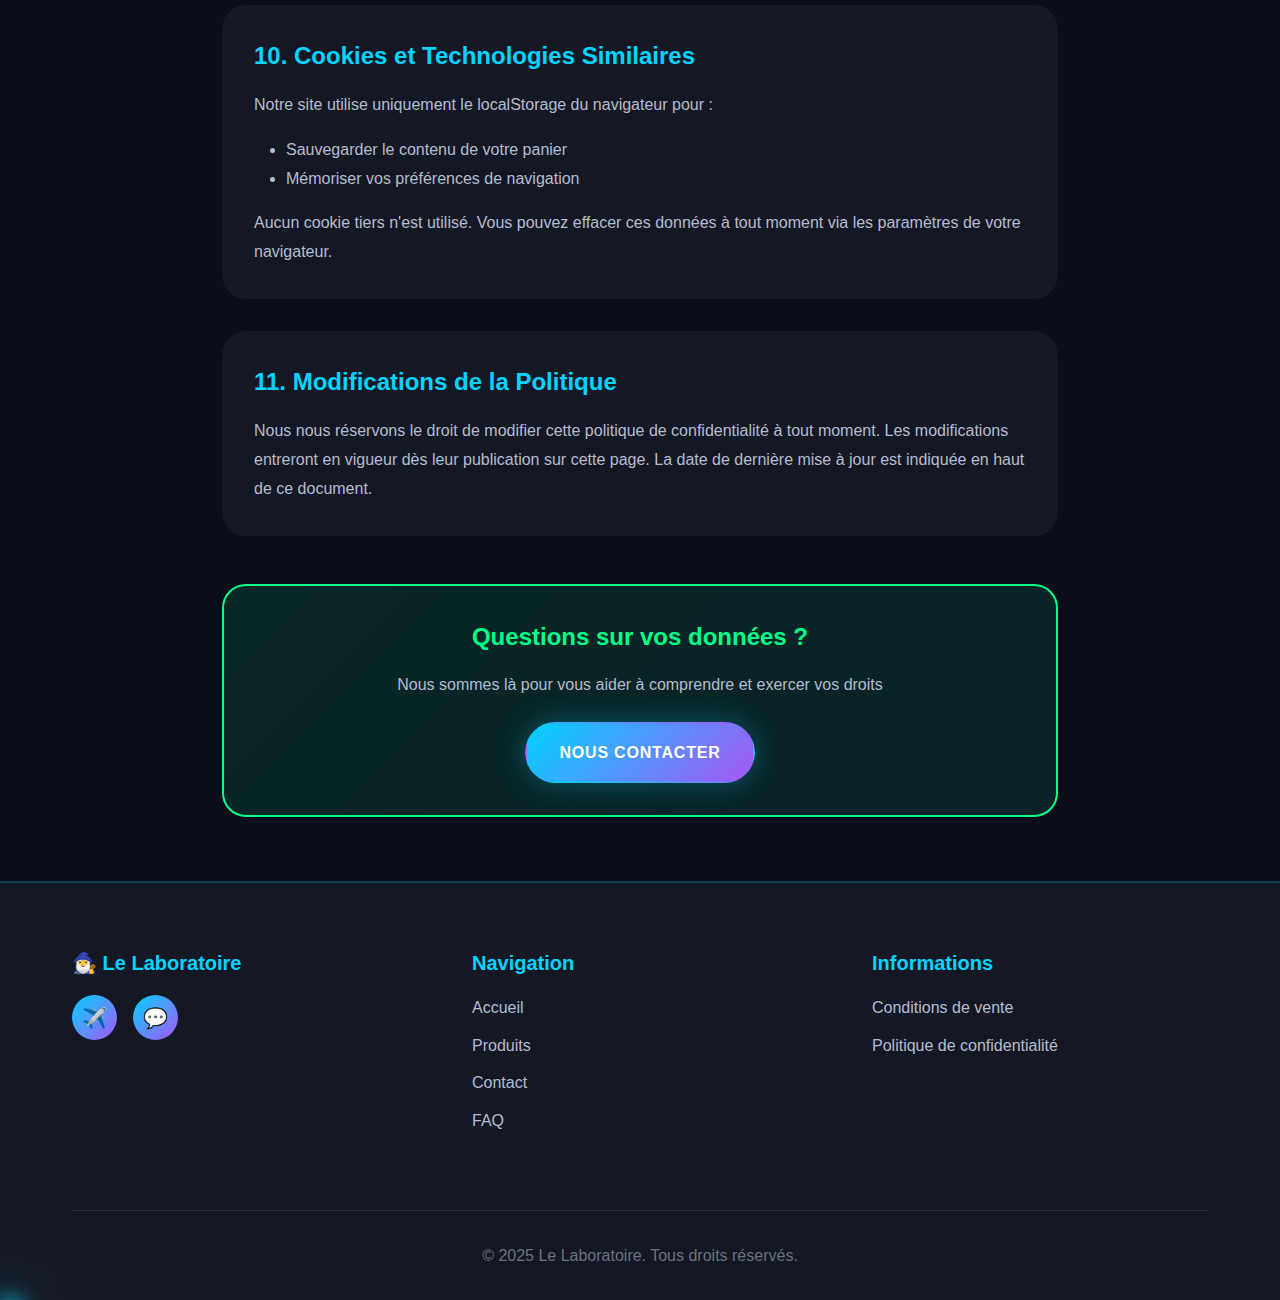
<file: politique-confidentialite.html>
<!DOCTYPE html>
<html lang="fr">
<head>
    <meta charset="UTF-8">
    <meta name="viewport" content="width=device-width, initial-scale=1.0">
    <title>Politique de Confidentialité | Le Laboratoire</title>
    <link rel="stylesheet" href="css/styles.css">
</head>
<body>
    <nav class="navbar">
        <div class="nav-container">
            <a href="index.html" class="nav-logo">
                <span class="logo-icon">🧙‍♂️</span>
                <span>Le Laboratoire</span>
            </a>
            <ul class="nav-menu">
                <li><a href="index.html" class="nav-link">Accueil</a></li>
                <li><a href="products.html" class="nav-link">Produits</a></li>
                <li><a href="contact.html" class="nav-link">Contact</a></li>
                <li><a href="faq.html" class="nav-link">FAQ</a></li>
            </ul>
            <div class="nav-cart">
                <a href="cart.html" class="cart-btn">
                    <svg width="24" height="24" viewBox="0 0 24 24" fill="none" stroke="currentColor" stroke-width="2">
                        <circle cx="9" cy="21" r="1"></circle>
                        <circle cx="20" cy="21" r="1"></circle>
                        <path d="M1 1h4l2.68 13.39a2 2 0 0 0 2 1.61h9.72a2 2 0 0 0 2-1.61L23 6H6"></path>
                    </svg>
                    <span class="cart-count">0</span>
                </a>
            </div>
            <div class="nav-toggle">
                <span></span>
                <span></span>
                <span></span>
            </div>
        </div>
    </nav>

    <section style="padding: 120px 0 4rem;">
        <div class="container" style="max-width: 900px;">
            <h1 class="section-title">Politique de Confidentialité</h1>
            <p style="text-align: center; color: var(--text-secondary); margin-bottom: 3rem;">
                Conforme au RGPD - Dernière mise à jour : 4 novembre 2025
            </p>

            <div style="background: var(--bg-card); border-radius: var(--radius-lg); padding: 2rem; margin-bottom: 2rem;">
                <h2 style="color: var(--primary); margin-bottom: 1rem;">1. Introduction</h2>
                <p style="color: var(--text-secondary); line-height: 1.8;">
                    Le Laboratoire du Druide accorde une grande importance à la protection de vos données personnelles. La présente politique de confidentialité explique comment nous collectons, utilisons, partageons et protégeons vos informations personnelles conformément au Règlement Général sur la Protection des Données (RGPD).
                </p>
            </div>

            <div style="background: var(--bg-card); border-radius: var(--radius-lg); padding: 2rem; margin-bottom: 2rem;">
                <h2 style="color: var(--primary); margin-bottom: 1rem;">2. Responsable du Traitement</h2>
                <p style="color: var(--text-secondary); line-height: 1.8;">
                    Le responsable du traitement des données personnelles est Le Laboratoire du Druide. Pour toute question concernant vos données personnelles, vous pouvez nous contacter via <a href="https://t.me/Druide" target="_blank" style="color: var(--primary); font-weight: 600;">Telegram</a> ou notre <a href="contact.html" style="color: var(--primary); font-weight: 600;">formulaire de contact</a>.
                </p>
            </div>

            <div style="background: var(--bg-card); border-radius: var(--radius-lg); padding: 2rem; margin-bottom: 2rem;">
                <h2 style="color: var(--primary); margin-bottom: 1rem;">3. Données Collectées</h2>
                <h3 style="color: var(--secondary); margin: 1.5rem 0 1rem; font-size: 1.25rem;">3.1 Données fournies directement</h3>
                <ul style="color: var(--text-secondary); line-height: 1.8; margin-left: 2rem; margin-bottom: 1rem;">
                    <li>Nom et prénom</li>
                    <li>Adresse email</li>
                    <li>Adresse de livraison</li>
                    <li>Informations de commande</li>
                </ul>
                <h3 style="color: var(--secondary); margin: 1.5rem 0 1rem; font-size: 1.25rem;">3.2 Données collectées automatiquement</h3>
                <ul style="color: var(--text-secondary); line-height: 1.8; margin-left: 2rem;">
                    <li>Adresse IP</li>
                    <li>Type de navigateur</li>
                    <li>Pages visitées</li>
                    <li>Données de navigation (via localStorage uniquement)</li>
                </ul>
            </div>

            <div style="background: var(--bg-card); border-radius: var(--radius-lg); padding: 2rem; margin-bottom: 2rem;">
                <h2 style="color: var(--primary); margin-bottom: 1rem;">4. Finalités du Traitement</h2>
                <p style="color: var(--text-secondary); line-height: 1.8; margin-bottom: 1rem;">
                    Nous utilisons vos données personnelles pour :
                </p>
                <ul style="color: var(--text-secondary); line-height: 1.8; margin-left: 2rem;">
                    <li>Traiter vos commandes et gérer la livraison</li>
                    <li>Vous contacter concernant votre commande</li>
                    <li>Répondre à vos demandes de renseignements</li>
                    <li>Améliorer nos services et notre site web</li>
                    <li>Respecter nos obligations légales</li>
                </ul>
            </div>

            <div style="background: var(--bg-card); border-radius: var(--radius-lg); padding: 2rem; margin-bottom: 2rem;">
                <h2 style="color: var(--primary); margin-bottom: 1rem;">5. Base Légale du Traitement</h2>
                <p style="color: var(--text-secondary); line-height: 1.8; margin-bottom: 1rem;">
                    Le traitement de vos données personnelles repose sur :
                </p>
                <ul style="color: var(--text-secondary); line-height: 1.8; margin-left: 2rem;">
                    <li><strong>L'exécution d'un contrat :</strong> traitement de votre commande</li>
                    <li><strong>Notre intérêt légitime :</strong> amélioration de nos services</li>
                    <li><strong>Votre consentement :</strong> communications marketing (si applicable)</li>
                    <li><strong>Obligations légales :</strong> conservation des données comptables</li>
                </ul>
            </div>

            <div style="background: var(--bg-card); border-radius: var(--radius-lg); padding: 2rem; margin-bottom: 2rem;">
                <h2 style="color: var(--primary); margin-bottom: 1rem;">6. Durée de Conservation</h2>
                <p style="color: var(--text-secondary); line-height: 1.8; margin-bottom: 1rem;">
                    Nous conservons vos données personnelles pendant les durées suivantes :
                </p>
                <ul style="color: var(--text-secondary); line-height: 1.8; margin-left: 2rem;">
                    <li><strong>Données de commande :</strong> 15 jours après la dernière transaction</li>
                    <li><strong>Données de contact :</strong> jusqu'à demande de suppression</li>
                    <li><strong>Données comptables :</strong> 15 jours</li>
                    <li><strong>Données de navigation :</strong> stockées localement dans votre navigateur</li>
                </ul>
            </div>

            <div style="background: var(--bg-card); border-radius: var(--radius-lg); padding: 2rem; margin-bottom: 2rem;">
                <h2 style="color: var(--primary); margin-bottom: 1rem;">7. Partage des Données</h2>
                <p style="color: var(--text-secondary); line-height: 1.8; margin-bottom: 1rem;">
                    Nous ne vendons ni ne louons vos données personnelles. Vos données peuvent être partagées avec :
                </p>
                <ul style="color: var(--text-secondary); line-height: 1.8; margin-left: 2rem;">
                    <li>Nos prestataires de livraison (uniquement les informations nécessaires)</li>
                    <li>Nos prestataires techniques (hébergement)</li>
                    <li>Les autorités compétentes (en cas d'obligation légale)</li>
                </ul>
            </div>

            <div style="background: var(--bg-card); border-radius: var(--radius-lg); padding: 2rem; margin-bottom: 2rem;">
                <h2 style="color: var(--primary); margin-bottom: 1rem;">8. Sécurité des Données</h2>
                <p style="color: var(--text-secondary); line-height: 1.8;">
                    Nous mettons en œuvre des mesures techniques et organisationnelles appropriées pour protéger vos données contre tout accès non autorisé, modification, divulgation ou destruction. Cela inclut notamment le chiffrement des communications et l'utilisation de paiements en cryptomonnaie pour garantir la confidentialité des transactions.
                </p>
            </div>

            <div style="background: var(--bg-card); border-radius: var(--radius-lg); padding: 2rem; margin-bottom: 2rem;">
                <h2 style="color: var(--primary); margin-bottom: 1rem;">9. Vos Droits</h2>
                <p style="color: var(--text-secondary); line-height: 1.8; margin-bottom: 1rem;">
                    Conformément au RGPD, vous disposez des droits suivants :
                </p>
                <ul style="color: var(--text-secondary); line-height: 1.8; margin-left: 2rem; margin-bottom: 1rem;">
                    <li><strong>Droit d'accès :</strong> obtenir une copie de vos données</li>
                    <li><strong>Droit de rectification :</strong> corriger des données inexactes</li>
                    <li><strong>Droit à l'effacement :</strong> demander la suppression de vos données</li>
                    <li><strong>Droit à la limitation :</strong> limiter le traitement de vos données</li>
                    <li><strong>Droit à la portabilité :</strong> recevoir vos données dans un format structuré</li>
                    <li><strong>Droit d'opposition :</strong> vous opposer au traitement de vos données</li>
                </ul>
                <p style="color: var(--text-secondary); line-height: 1.8;">
                    Pour exercer ces droits, contactez-nous via <a href="contact.html" style="color: var(--primary); font-weight: 600;">notre formulaire de contact</a>.
                </p>
            </div>

            <div style="background: var(--bg-card); border-radius: var(--radius-lg); padding: 2rem; margin-bottom: 2rem;">
                <h2 style="color: var(--primary); margin-bottom: 1rem;">10. Cookies et Technologies Similaires</h2>
                <p style="color: var(--text-secondary); line-height: 1.8; margin-bottom: 1rem;">
                    Notre site utilise uniquement le localStorage du navigateur pour :
                </p>
                <ul style="color: var(--text-secondary); line-height: 1.8; margin-left: 2rem; margin-bottom: 1rem;">
                    <li>Sauvegarder le contenu de votre panier</li>
                    <li>Mémoriser vos préférences de navigation</li>
                </ul>
                <p style="color: var(--text-secondary); line-height: 1.8;">
                    Aucun cookie tiers n'est utilisé. Vous pouvez effacer ces données à tout moment via les paramètres de votre navigateur.
                </p>
            </div>

            <div style="background: var(--bg-card); border-radius: var(--radius-lg); padding: 2rem; margin-bottom: 2rem;">
                <h2 style="color: var(--primary); margin-bottom: 1rem;">11. Modifications de la Politique</h2>
                <p style="color: var(--text-secondary); line-height: 1.8;">
                    Nous nous réservons le droit de modifier cette politique de confidentialité à tout moment. Les modifications entreront en vigueur dès leur publication sur cette page. La date de dernière mise à jour est indiquée en haut de ce document.
                </p>
            </div>

            <div style="text-align: center; margin-top: 3rem; padding: 2rem; background: linear-gradient(135deg, rgba(0, 255, 136, 0.1), rgba(0, 212, 170, 0.1)); border-radius: var(--radius-lg); border: 2px solid var(--accent);">
                <h3 style="font-size: 1.5rem; margin-bottom: 1rem; color: var(--accent);">
                    Questions sur vos données ?
                </h3>
                <p style="color: var(--text-secondary); margin-bottom: 1.5rem;">
                    Nous sommes là pour vous aider à comprendre et exercer vos droits
                </p>
                <a href="contact.html" class="btn btn-primary">Nous contacter</a>
            </div>
        </div>
    </section>

    <footer class="footer">
        <div class="container">
            <div class="footer-content">
                <div class="footer-section">
                    <h3>🧙‍♂️ Le Laboratoire</h3>
                    <div class="social-links">
                        <a href="https://t.me/LeLaboratoireUE" target="_blank" class="social-link">✈️</a>
                        <a href="https://t.me/Druide" target="_blank" class="social-link">💬</a>
                    </div>
                </div>
                <div class="footer-section">
                    <h3>Navigation</h3>
                    <ul>
                        <li><a href="index.html">Accueil</a></li>
                        <li><a href="products.html">Produits</a></li>
                        <li><a href="contact.html">Contact</a></li>
                        <li><a href="faq.html">FAQ</a></li>
                    </ul>
                </div>
                <div class="footer-section">
                    <h3>Informations</h3>
                    <ul>
                        <li><a href="conditions-vente.html">Conditions de vente</a></li>
                        <li><a href="politique-confidentialite.html">Politique de confidentialité</a></li>
                    </ul>
                </div>
            </div>
            <div class="footer-bottom">
                <p>&copy; 2025 Le Laboratoire. Tous droits réservés.</p>
            </div>
        </div>
    </footer>

    <nav class="mobile-nav">
        <div class="mobile-nav-container">
            <a href="index.html" class="mobile-nav-item">
                <span class="mobile-nav-icon">🏠</span>
                <span class="mobile-nav-label">Accueil</span>
            </a>
            <a href="https://t.me/LeLaboratoireUE" target="_blank" class="mobile-nav-item">
                <span class="mobile-nav-icon">✈️</span>
                <span class="mobile-nav-label">Canal</span>
            </a>
            <a href="https://t.me/Druide" target="_blank" class="mobile-nav-item">
                <span class="mobile-nav-icon">💬</span>
                <span class="mobile-nav-label">Contact</span>
            </a>
            <a href="cart.html" class="mobile-nav-item">
                <span class="mobile-nav-icon">🛒</span>
                <span class="mobile-nav-label">Panier</span>
            </a>
        </div>
    </nav>

    <script src="js/script.js"></script>
    <script src="js/animations.js"></script>
</body>
</html>
</file>
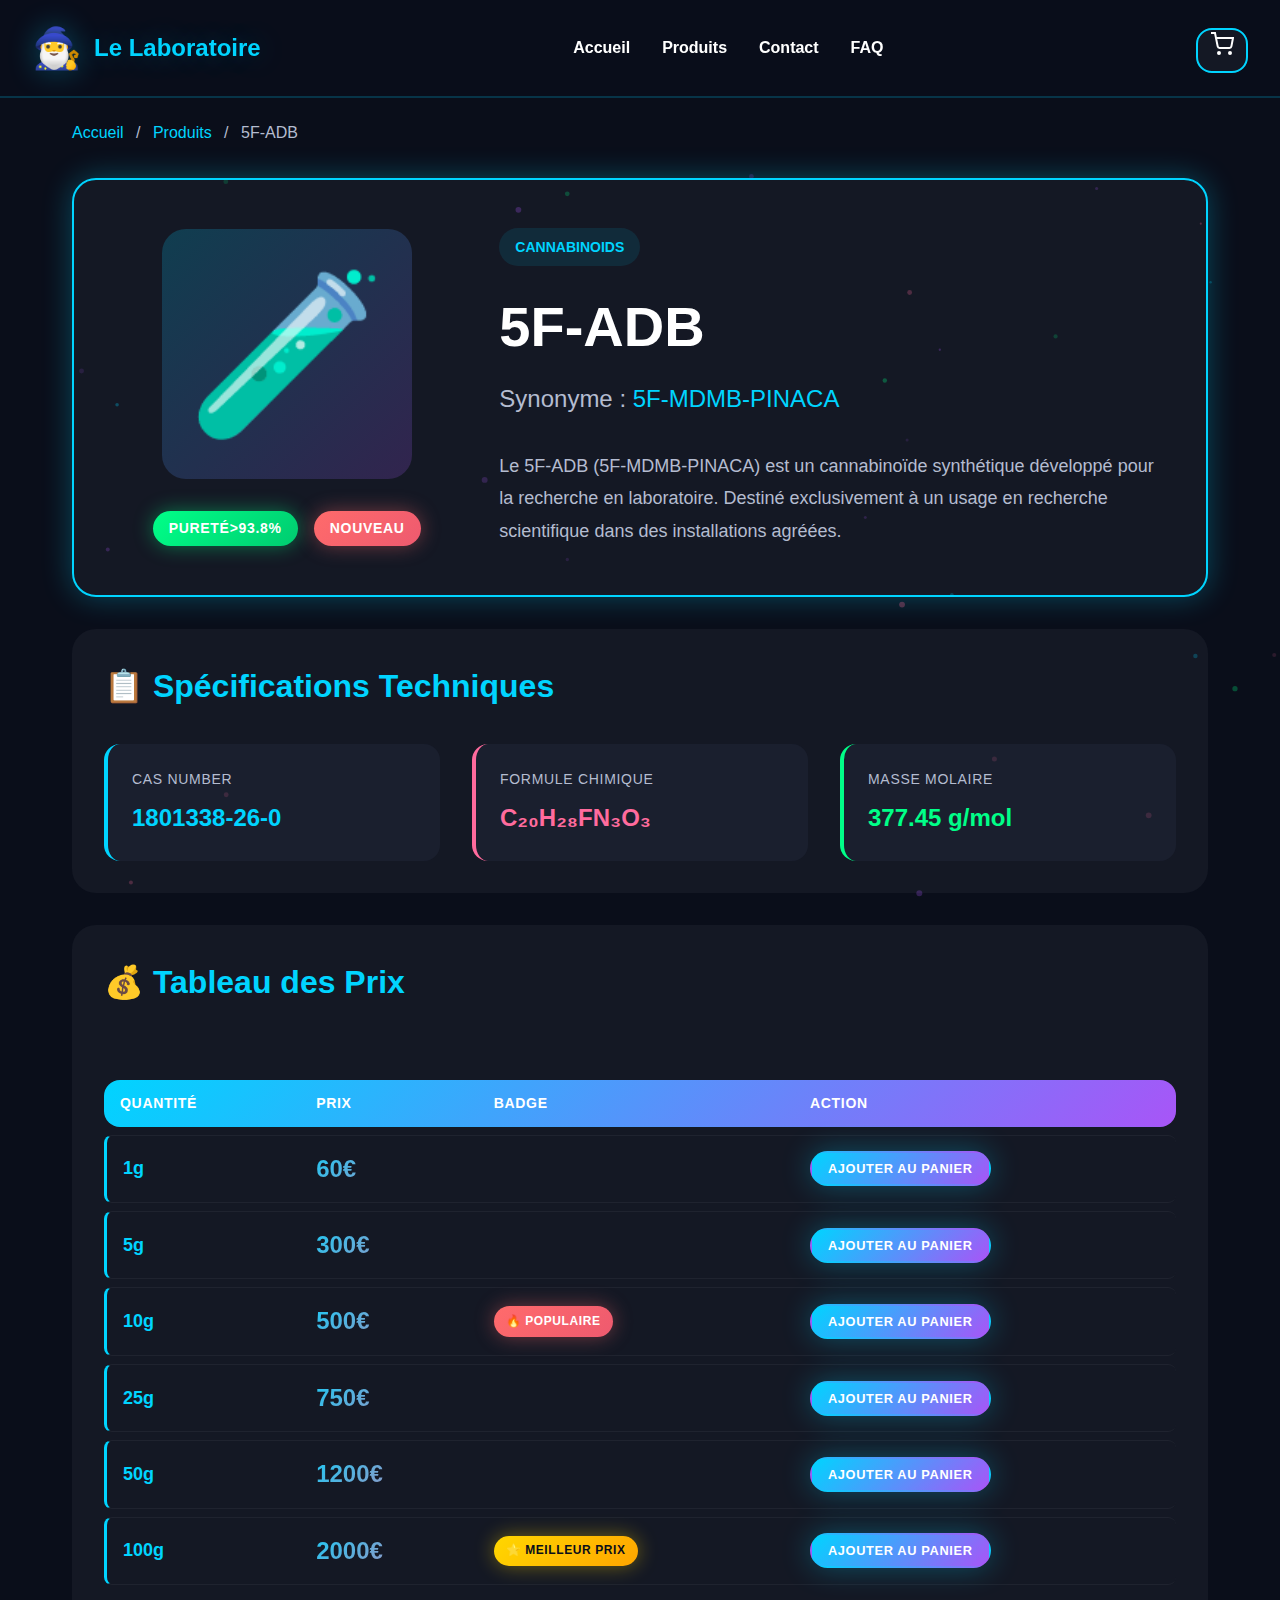
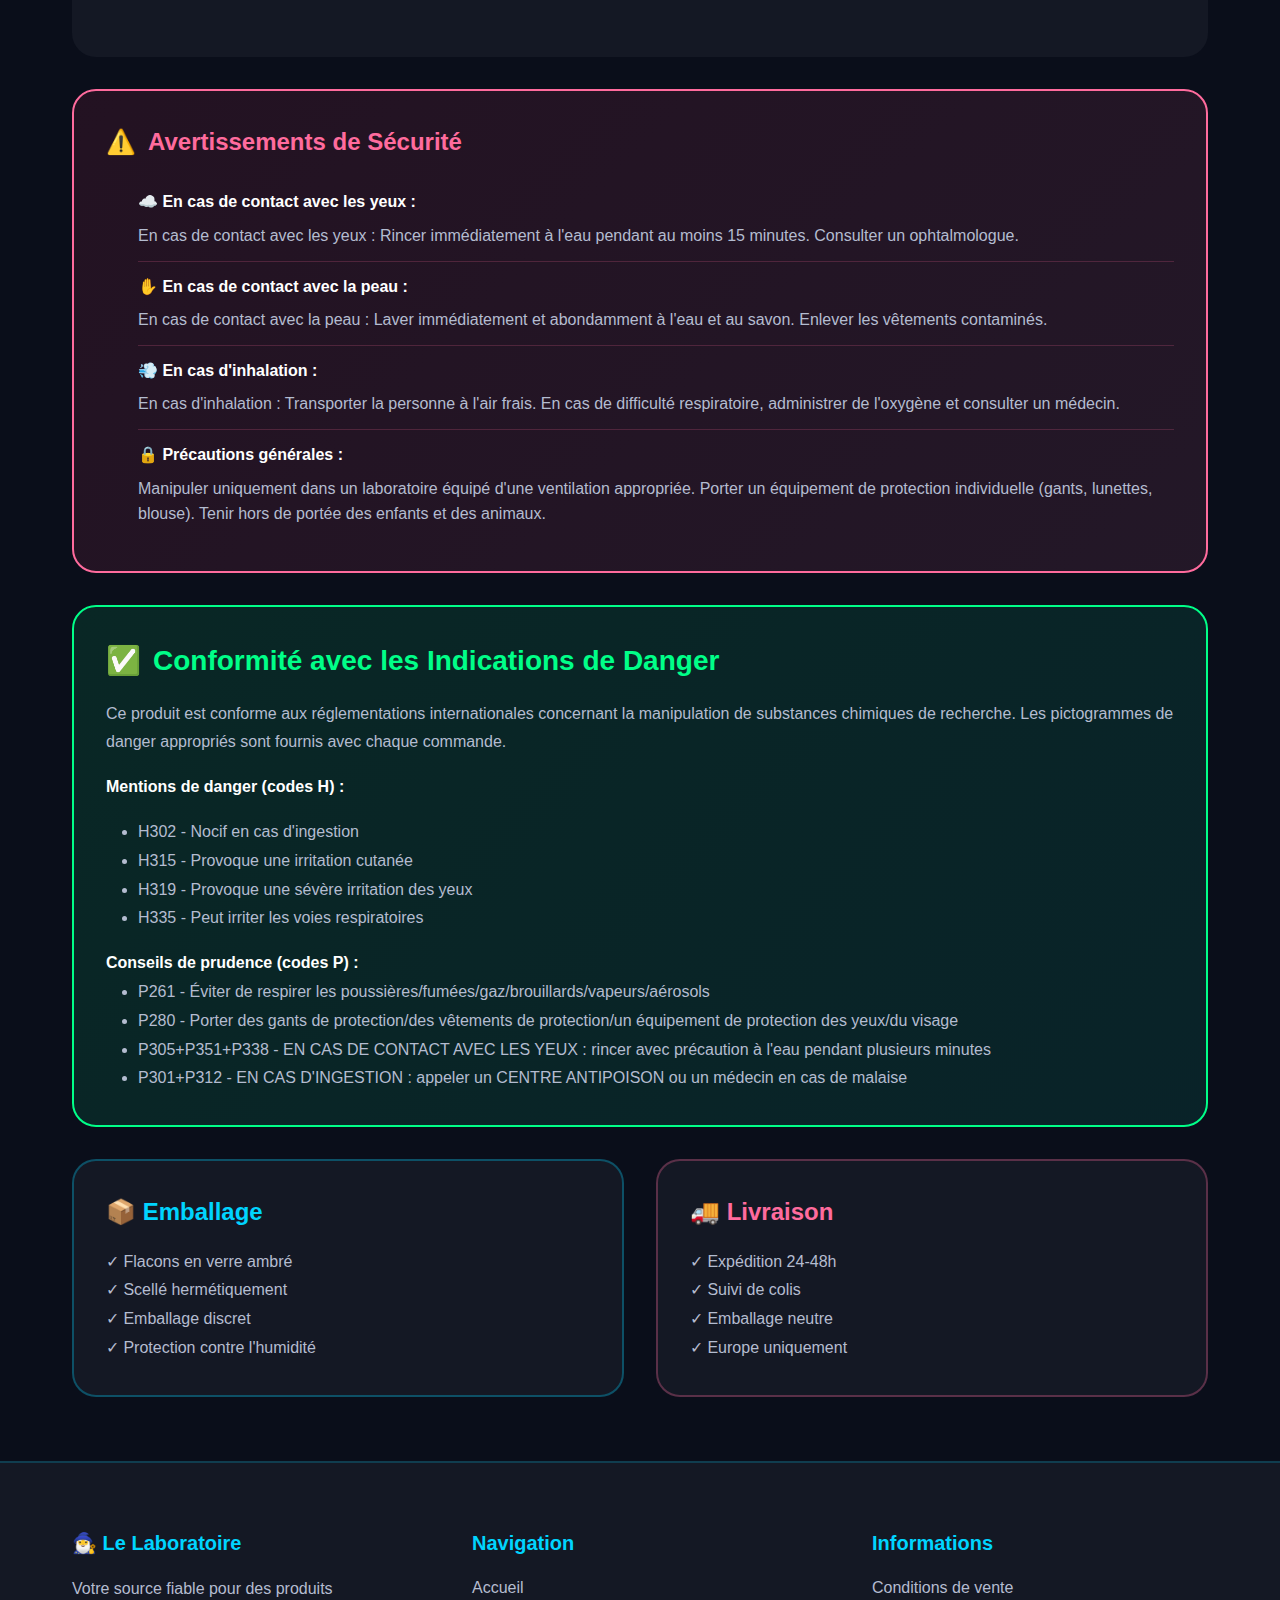
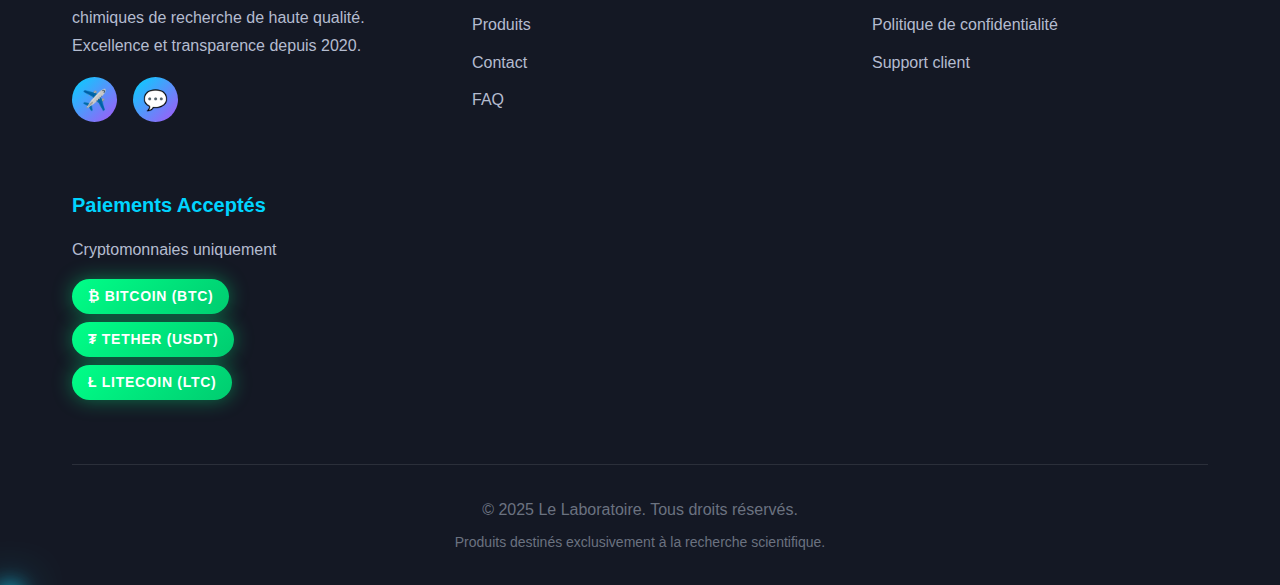
<file: product-detail.html>
<!DOCTYPE html>
<html lang="fr">
<head>
    <meta charset="UTF-8">
    <meta name="viewport" content="width=device-width, initial-scale=1.0">
    <meta name="description" content="5F-ADB (5F-MDMB-PINACA) - Cannabinoïde de recherche haute pureté">
    <title>5F-ADB | Le Laboratoire</title>
    <link rel="stylesheet" href="css/styles.css">
</head>
<body>
    <!-- Navigation -->
    <nav class="navbar">
        <div class="nav-container">
            <a href="index.html" class="nav-logo">
                <span class="logo-icon">🧙‍♂️</span>
                <span>Le Laboratoire</span>
            </a>
            <ul class="nav-menu">
                <li><a href="index.html" class="nav-link">Accueil</a></li>
                <li><a href="products.html" class="nav-link">Produits</a></li>
                <li><a href="contact.html" class="nav-link">Contact</a></li>
                <li><a href="faq.html" class="nav-link">FAQ</a></li>
            </ul>
            <div class="nav-cart">
                <a href="cart.html" class="cart-btn">
                    <svg width="24" height="24" viewBox="0 0 24 24" fill="none" stroke="currentColor" stroke-width="2">
                        <circle cx="9" cy="21" r="1"></circle>
                        <circle cx="20" cy="21" r="1"></circle>
                        <path d="M1 1h4l2.68 13.39a2 2 0 0 0 2 1.61h9.72a2 2 0 0 0 2-1.61L23 6H6"></path>
                    </svg>
                    <span class="cart-count">0</span>
                </a>
            </div>
            <div class="nav-toggle">
                <span></span>
                <span></span>
                <span></span>
            </div>
        </div>
    </nav>

    <!-- Product Detail Section -->
    <section style="padding-top: 120px; padding-bottom: 4rem; min-height: 100vh;">
        <div class="container">
            <!-- Breadcrumb -->
            <div style="margin-bottom: 2rem; color: var(--text-secondary);">
                <a href="index.html" style="color: var(--primary);">Accueil</a>
                <span style="margin: 0 0.5rem;">/</span>
                <a href="products.html" style="color: var(--primary);">Produits</a>
                <span style="margin: 0 0.5rem;">/</span>
                <span>5F-ADB</span>
            </div>

            <!-- Product Header -->
            <div style="background: var(--bg-card); border-radius: var(--radius-lg); padding: 3rem; margin-bottom: 2rem; border: 2px solid var(--primary); box-shadow: var(--shadow-glow-primary);">
                <div style="display: grid; grid-template-columns: 1fr 2fr; gap: 3rem; align-items: center;">
                    <div style="text-align: center;">
                        <div style="width: 250px; height: 250px; background: linear-gradient(135deg, rgba(0, 212, 255, 0.2), rgba(168, 85, 247, 0.2)); border-radius: var(--radius-lg); display: flex; align-items: center; justify-content: center; margin: 0 auto;">
                            <div style="font-size: 10rem;">🧪</div>
                        </div>
                        <div style="margin-top: 2rem; display: flex; justify-content: center; gap: 1rem;">
                            <span class="badge badge-purity">Pureté <span id="productPurity"></span></span>
                            <span class="badge badge-popular">Nouveau</span>
                        </div>
                    </div>
                    <div>
                        <div style="display: inline-block; padding: 0.5rem 1rem; background: rgba(0, 212, 255, 0.1); border-radius: var(--radius-full); color: var(--primary); font-weight: 700; text-transform: uppercase; font-size: 0.875rem; margin-bottom: 1rem;">
                            <span id="productCategory"></span>
                        </div>
                        <h1 style="font-size: 3.5rem; font-weight: 900; margin-bottom: 0.5rem;" id="productName"></h1>
                        <p style="font-size: 1.5rem; color: var(--text-secondary); margin-bottom: 2rem;">
                            Synonyme : <span id="productFullName" style="color: var(--primary);"></span>
                        </p>
                        <p style="font-size: 1.125rem; line-height: 1.8; color: var(--text-secondary);" id="productDescription"></p>
                    </div>
                </div>
            </div>

            <!-- Specifications -->
            <div style="background: var(--bg-card); border-radius: var(--radius-lg); padding: 2rem; margin-bottom: 2rem;">
                <h2 style="font-size: 2rem; margin-bottom: 2rem; color: var(--primary);">
                    📋 Spécifications Techniques
                </h2>
                <div style="display: grid; grid-template-columns: repeat(auto-fit, minmax(250px, 1fr)); gap: 2rem;">
                    <div style="padding: 1.5rem; background: var(--bg-hover); border-radius: var(--radius-md); border-left: 4px solid var(--primary);">
                        <div style="font-size: 0.875rem; color: var(--text-secondary); text-transform: uppercase; letter-spacing: 0.05em; margin-bottom: 0.5rem;">CAS Number</div>
                        <div style="font-size: 1.5rem; font-weight: 700; color: var(--primary);" id="productCAS"></div>
                    </div>
                    <div style="padding: 1.5rem; background: var(--bg-hover); border-radius: var(--radius-md); border-left: 4px solid var(--secondary);">
                        <div style="font-size: 0.875rem; color: var(--text-secondary); text-transform: uppercase; letter-spacing: 0.05em; margin-bottom: 0.5rem;">Formule Chimique</div>
                        <div style="font-size: 1.5rem; font-weight: 700; color: var(--secondary);" id="productFormula"></div>
                    </div>
                    <div style="padding: 1.5rem; background: var(--bg-hover); border-radius: var(--radius-md); border-left: 4px solid var(--accent);">
                        <div style="font-size: 0.875rem; color: var(--text-secondary); text-transform: uppercase; letter-spacing: 0.05em; margin-bottom: 0.5rem;">Masse Molaire</div>
                        <div style="font-size: 1.5rem; font-weight: 700; color: var(--accent);" id="productMolarMass"></div>
                    </div>
                </div>
            </div>

            <!-- Price Table -->
            <div style="background: var(--bg-card); border-radius: var(--radius-lg); padding: 2rem; margin-bottom: 2rem;">
                <h2 style="font-size: 2rem; margin-bottom: 2rem; color: var(--primary);">
                    💰 Tableau des Prix
                </h2>
                <div style="overflow-x: auto;">
                    <table class="price-table">
                        <thead>
                            <tr>
                                <th>Quantité</th>
                                <th>Prix</th>
                                <th>Badge</th>
                                <th>Action</th>
                            </tr>
                        </thead>
                        <tbody id="priceTableBody">
                            <!-- Prices will be injected by JavaScript -->
                        </tbody>
                    </table>
                </div>
            </div>

            <!-- Warnings -->
            <div class="warning-section">
                <div class="warning-title">
                    <span>⚠️</span>
                    Avertissements de Sécurité
                </div>
                <ul class="warning-list">
                    <li>
                        <strong>☁️ En cas de contact avec les yeux :</strong>
                        <div style="margin-top: 0.5rem; color: var(--text-secondary);" id="warningEyes"></div>
                    </li>
                    <li>
                        <strong>✋ En cas de contact avec la peau :</strong>
                        <div style="margin-top: 0.5rem; color: var(--text-secondary);" id="warningSkin"></div>
                    </li>
                    <li>
                        <strong>💨 En cas d'inhalation :</strong>
                        <div style="margin-top: 0.5rem; color: var(--text-secondary);" id="warningInhalation"></div>
                    </li>
                    <li>
                        <strong>🔒 Précautions générales :</strong>
                        <div style="margin-top: 0.5rem; color: var(--text-secondary);" id="warningGeneral"></div>
                    </li>
                </ul>
            </div>

            <!-- Conformité -->
            <div style="background: linear-gradient(135deg, rgba(0, 255, 136, 0.1), rgba(0, 212, 170, 0.1)); border: 2px solid var(--accent); border-radius: var(--radius-lg); padding: 2rem; margin-top: 2rem;">
                <h3 style="font-size: 1.75rem; margin-bottom: 1rem; color: var(--accent); display: flex; align-items: center; gap: 0.75rem;">
                    <span>✅</span>
                    Conformité avec les Indications de Danger
                </h3>
                <div style="color: var(--text-secondary); line-height: 1.8;">
                    <p style="margin-bottom: 1rem;">
                        Ce produit est conforme aux réglementations internationales concernant la manipulation 
                        de substances chimiques de recherche. Les pictogrammes de danger appropriés sont fournis 
                        avec chaque commande.
                    </p>
                    <p style="margin-bottom: 1rem;">
                        <strong style="color: var(--text-primary);">Mentions de danger (codes H) :</strong>
                    </p>
                    <ul style="margin-left: 2rem; margin-bottom: 1rem;">
                        <li>H302 - Nocif en cas d'ingestion</li>
                        <li>H315 - Provoque une irritation cutanée</li>
                        <li>H319 - Provoque une sévère irritation des yeux</li>
                        <li>H335 - Peut irriter les voies respiratoires</li>
                    </ul>
                    <p>
                        <strong style="color: var(--text-primary);">Conseils de prudence (codes P) :</strong>
                    </p>
                    <ul style="margin-left: 2rem;">
                        <li>P261 - Éviter de respirer les poussières/fumées/gaz/brouillards/vapeurs/aérosols</li>
                        <li>P280 - Porter des gants de protection/des vêtements de protection/un équipement de protection des yeux/du visage</li>
                        <li>P305+P351+P338 - EN CAS DE CONTACT AVEC LES YEUX : rincer avec précaution à l'eau pendant plusieurs minutes</li>
                        <li>P301+P312 - EN CAS D'INGESTION : appeler un CENTRE ANTIPOISON ou un médecin en cas de malaise</li>
                    </ul>
                </div>
            </div>

            <!-- Additional Info -->
            <div style="display: grid; grid-template-columns: repeat(auto-fit, minmax(300px, 1fr)); gap: 2rem; margin-top: 2rem;">
                <div style="background: var(--bg-card); border-radius: var(--radius-lg); padding: 2rem; border: 2px solid rgba(0, 212, 255, 0.3);">
                    <h3 style="font-size: 1.5rem; margin-bottom: 1rem; color: var(--primary);">
                        📦 Emballage
                    </h3>
                    <ul style="color: var(--text-secondary); line-height: 1.8; list-style: none;">
                        <li>✓ Flacons en verre ambré</li>
                        <li>✓ Scellé hermétiquement</li>
                        <li>✓ Emballage discret</li>
                        <li>✓ Protection contre l'humidité</li>
                    </ul>
                </div>
                <div style="background: var(--bg-card); border-radius: var(--radius-lg); padding: 2rem; border: 2px solid rgba(255, 107, 157, 0.3);">
                    <h3 style="font-size: 1.5rem; margin-bottom: 1rem; color: var(--secondary);">
                        🚚 Livraison
                    </h3>
                    <ul style="color: var(--text-secondary); line-height: 1.8; list-style: none;">
                        <li>✓ Expédition 24-48h</li>
                        <li>✓ Suivi de colis</li>
                        <li>✓ Emballage neutre</li>
                        <li>✓ Europe uniquement</li>
                    </ul>
                </div>
            </div>
        </div>
    </section>

    <!-- Footer Desktop -->
    <footer class="footer">
        <div class="container">
            <div class="footer-content">
                <div class="footer-section">
                    <h3>🧙‍♂️ Le Laboratoire</h3>
                    <p style="color: var(--text-secondary); margin-top: 1rem; line-height: 1.8;">
                        Votre source fiable pour des produits chimiques de recherche 
                        de haute qualité. Excellence et transparence depuis 2020.
                    </p>
                    <div class="social-links">
                        <a href="https://t.me/LeLaboratoireUE" target="_blank" class="social-link" title="Canal Telegram">
                            ✈️
                        </a>
                        <a href="https://t.me/Druide" target="_blank" class="social-link" title="Contact Telegram">
                            💬
                        </a>
                    </div>
                </div>
                <div class="footer-section">
                    <h3>Navigation</h3>
                    <ul>
                        <li><a href="index.html">Accueil</a></li>
                        <li><a href="products.html">Produits</a></li>
                        <li><a href="contact.html">Contact</a></li>
                        <li><a href="faq.html">FAQ</a></li>
                    </ul>
                </div>
                <div class="footer-section">
                    <h3>Informations</h3>
                    <ul>
                        <li><a href="conditions-vente.html">Conditions de vente</a></li>
                        <li><a href="politique-confidentialite.html">Politique de confidentialité</a></li>
                        <li><a href="contact.html">Support client</a></li>
                    </ul>
                </div>
                <div class="footer-section">
                    <h3>Paiements Acceptés</h3>
                    <p style="color: var(--text-secondary); margin-bottom: 1rem;">
                        Cryptomonnaies uniquement
                    </p>
                    <div style="display: flex; flex-direction: column; gap: 0.5rem;">
                        <span class="badge badge-purity" style="width: fit-content;">₿ Bitcoin (BTC)</span>
                        <span class="badge badge-purity" style="width: fit-content;">₮ Tether (USDT)</span>
                        <span class="badge badge-purity" style="width: fit-content;">Ł Litecoin (LTC)</span>
                    </div>
                </div>
            </div>
            <div class="footer-bottom">
                <p>&copy; 2025 Le Laboratoire. Tous droits réservés.</p>
                <p style="margin-top: 0.5rem; font-size: 0.875rem;">
                    Produits destinés exclusivement à la recherche scientifique.
                </p>
            </div>
        </div>
    </footer>

    <!-- Mobile Bottom Navigation -->
    <nav class="mobile-nav">
        <div class="mobile-nav-container">
            <a href="index.html" class="mobile-nav-item">
                <span class="mobile-nav-icon">🏠</span>
                <span class="mobile-nav-label">Accueil</span>
            </a>
            <a href="https://t.me/LeLaboratoireUE" target="_blank" class="mobile-nav-item">
                <span class="mobile-nav-icon">✈️</span>
                <span class="mobile-nav-label">Canal</span>
            </a>
            <a href="https://t.me/Druide" target="_blank" class="mobile-nav-item">
                <span class="mobile-nav-icon">💬</span>
                <span class="mobile-nav-label">Contact</span>
            </a>
            <a href="cart.html" class="mobile-nav-item">
                <span class="mobile-nav-icon">🛒</span>
                <span class="mobile-nav-label">Panier</span>
            </a>
        </div>
    </nav>

    <script src="js/script.js"></script>
    <script src="js/animations.js"></script>
</body>
</html>
</file>
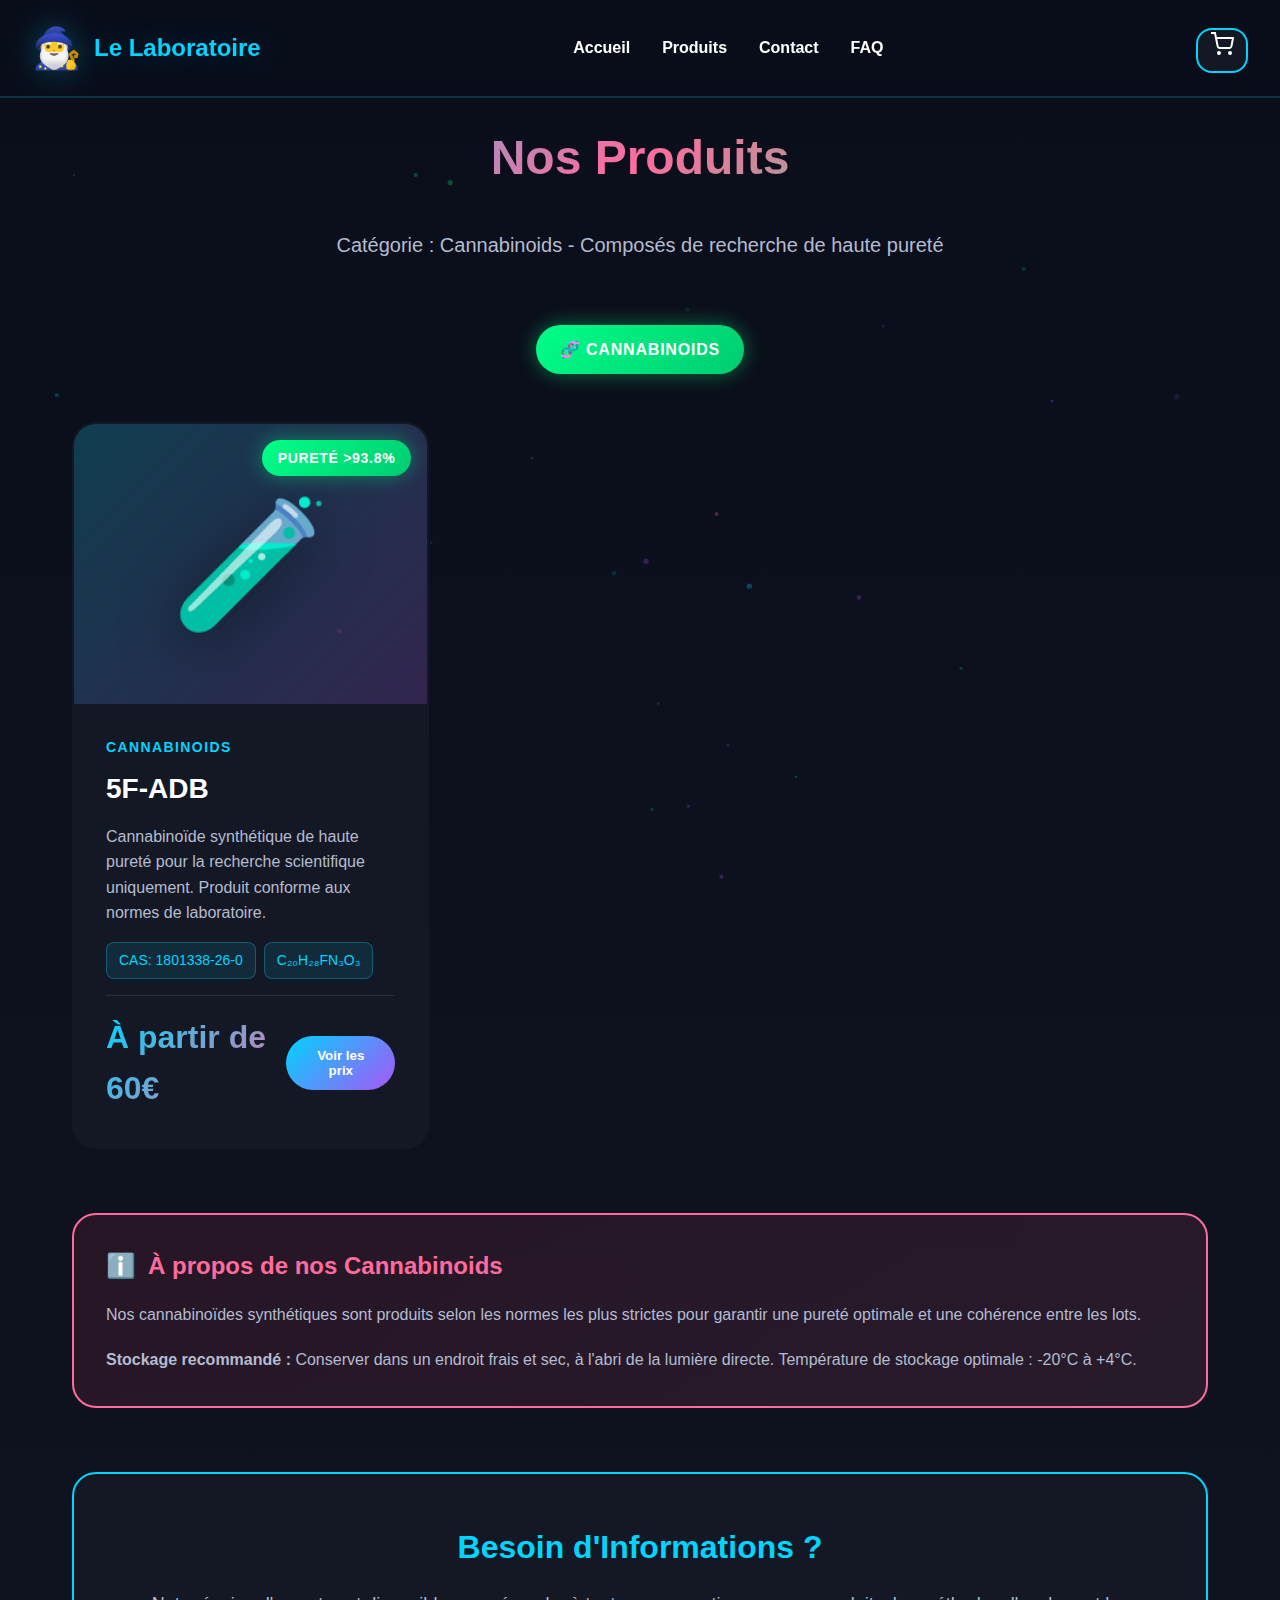
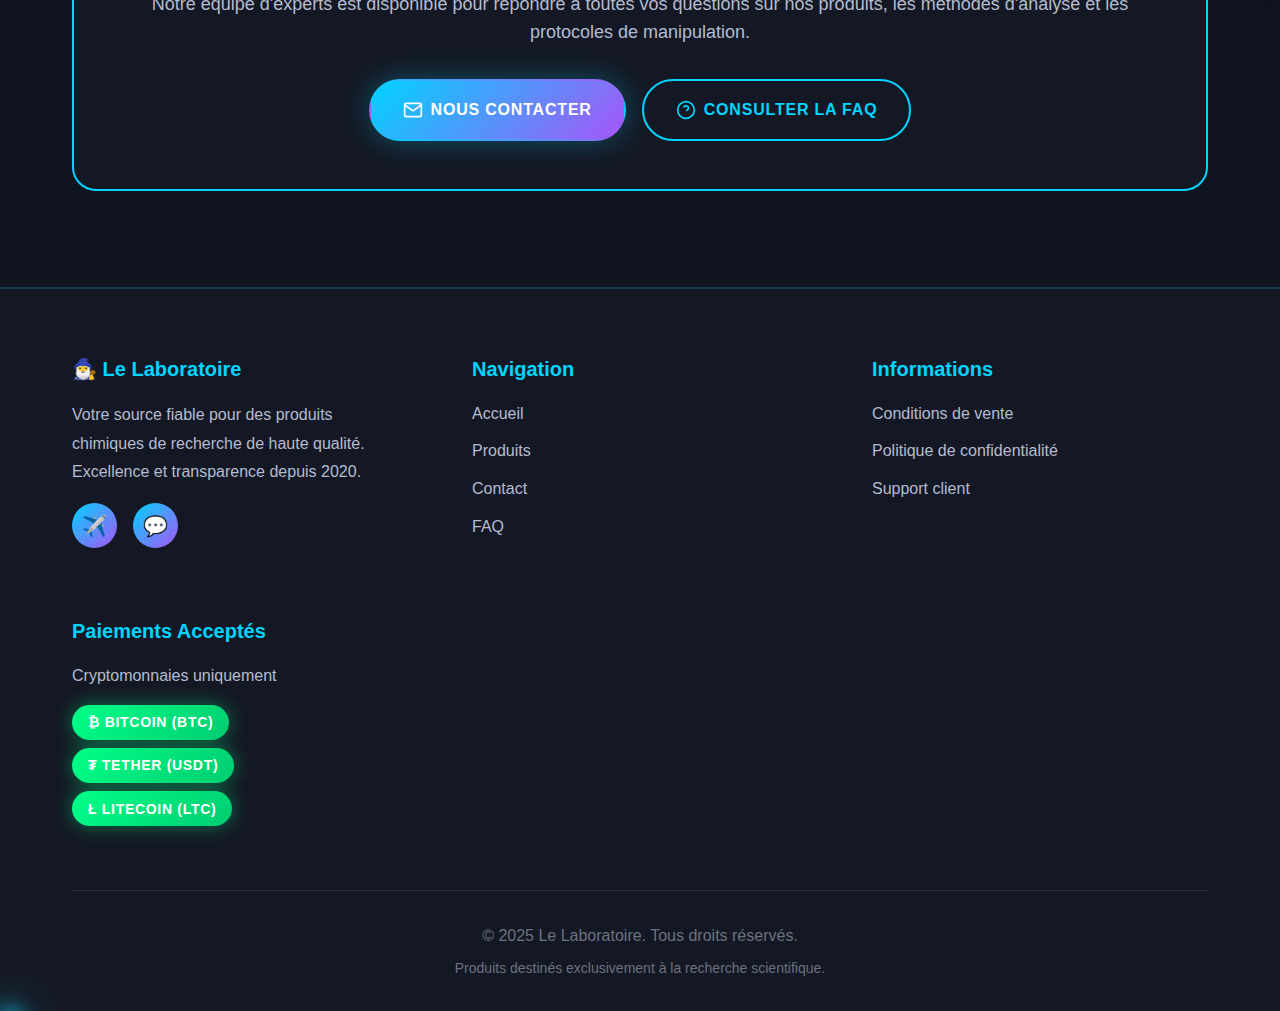
<file: products.html>
<!DOCTYPE html>
<html lang="fr">
<head>
    <meta charset="UTF-8">
    <meta name="viewport" content="width=device-width, initial-scale=1.0">
    <meta name="description" content="Cannabinoids de recherche - Le Laboratoire du Druide">
    <title>Produits | Le Laboratoire</title>
    <link rel="stylesheet" href="css/styles.css">
</head>
<body>
    <!-- Navigation -->
    <nav class="navbar">
        <div class="nav-container">
            <a href="index.html" class="nav-logo">
                <span class="logo-icon">🧙‍♂️</span>
                <span>Le Laboratoire</span>
            </a>
            <ul class="nav-menu">
                <li><a href="index.html" class="nav-link">Accueil</a></li>
                <li><a href="products.html" class="nav-link">Produits</a></li>
                <li><a href="contact.html" class="nav-link">Contact</a></li>
                <li><a href="faq.html" class="nav-link">FAQ</a></li>
            </ul>
            <div class="nav-cart">
                <a href="cart.html" class="cart-btn">
                    <svg width="24" height="24" viewBox="0 0 24 24" fill="none" stroke="currentColor" stroke-width="2">
                        <circle cx="9" cy="21" r="1"></circle>
                        <circle cx="20" cy="21" r="1"></circle>
                        <path d="M1 1h4l2.68 13.39a2 2 0 0 0 2 1.61h9.72a2 2 0 0 0 2-1.61L23 6H6"></path>
                    </svg>
                    <span class="cart-count">0</span>
                </a>
            </div>
            <div class="nav-toggle">
                <span></span>
                <span></span>
                <span></span>
            </div>
        </div>
    </nav>

    <!-- Products Section -->
    <section class="products" style="padding-top: 120px; min-height: 100vh;">
        <div class="container">
            <h1 class="section-title">Nos Produits</h1>
            <p class="section-subtitle">
                Catégorie : Cannabinoids - Composés de recherche de haute pureté
            </p>

            <!-- Category Badge -->
            <div style="text-align: center; margin-bottom: 3rem;">
                <span class="badge badge-purity" style="font-size: 1rem; padding: 0.75rem 1.5rem;">
                    🧬 Cannabinoids
                </span>
            </div>

            <!-- Products Grid -->
            <div class="products-grid" id="productsGrid">
                <!-- Product will be injected by JavaScript -->
            </div>

            <!-- Information Section -->
            <div style="margin-top: 4rem;">
                <div class="warning-section">
                    <div class="warning-title">
                        <span>ℹ️</span>
                        À propos de nos Cannabinoids
                    </div>
                    <div style="color: var(--text-secondary); line-height: 1.8; margin-top: 1rem;">
                        <p style="margin-bottom: 1rem;">
                            Nos cannabinoïdes synthétiques sont produits selon les normes les plus strictes 
                            pour garantir une pureté optimale et une cohérence entre les lots.
                        </p>
                            <strong>Stockage recommandé :</strong> Conserver dans un endroit frais et sec, 
                            à l'abri de la lumière directe. Température de stockage optimale : -20°C à +4°C.
                        </p>
                    </div>
                </div>
            </div>

            <!-- CTA Section -->
            <div style="text-align: center; margin-top: 4rem; padding: 3rem; background: var(--bg-card); border-radius: var(--radius-lg); border: 2px solid var(--primary);">
                <h3 style="font-size: 2rem; margin-bottom: 1rem; color: var(--primary);">
                    Besoin d'Informations ?
                </h3>
                <p style="color: var(--text-secondary); margin-bottom: 2rem; font-size: 1.125rem;">
                    Notre équipe d'experts est disponible pour répondre à toutes vos questions 
                    sur nos produits, les méthodes d'analyse et les protocoles de manipulation.
                </p>
                <div style="display: flex; gap: 1rem; justify-content: center; flex-wrap: wrap;">
                    <a href="contact.html" class="btn btn-primary">
                        <svg width="20" height="20" viewBox="0 0 24 24" fill="none" stroke="currentColor" stroke-width="2">
                            <path d="M4 4h16c1.1 0 2 .9 2 2v12c0 1.1-.9 2-2 2H4c-1.1 0-2-.9-2-2V6c0-1.1.9-2 2-2z"></path>
                            <polyline points="22,6 12,13 2,6"></polyline>
                        </svg>
                        Nous contacter
                    </a>
                    <a href="faq.html" class="btn btn-outline">
                        <svg width="20" height="20" viewBox="0 0 24 24" fill="none" stroke="currentColor" stroke-width="2">
                            <circle cx="12" cy="12" r="10"></circle>
                            <path d="M9.09 9a3 3 0 0 1 5.83 1c0 2-3 3-3 3"></path>
                            <line x1="12" y1="17" x2="12.01" y2="17"></line>
                        </svg>
                        Consulter la FAQ
                    </a>
                </div>
            </div>
        </div>
    </section>

    <!-- Footer Desktop -->
    <footer class="footer">
        <div class="container">
            <div class="footer-content">
                <div class="footer-section">
                    <h3>🧙‍♂️ Le Laboratoire</h3>
                    <p style="color: var(--text-secondary); margin-top: 1rem; line-height: 1.8;">
                        Votre source fiable pour des produits chimiques de recherche 
                        de haute qualité. Excellence et transparence depuis 2020.
                    </p>
                    <div class="social-links">
                        <a href="https://t.me/LeLaboratoireUE" target="_blank" class="social-link" title="Canal Telegram">
                            ✈️
                        </a>
                        <a href="https://t.me/Druide" target="_blank" class="social-link" title="Contact Telegram">
                            💬
                        </a>
                    </div>
                </div>
                <div class="footer-section">
                    <h3>Navigation</h3>
                    <ul>
                        <li><a href="index.html">Accueil</a></li>
                        <li><a href="products.html">Produits</a></li>
                        <li><a href="contact.html">Contact</a></li>
                        <li><a href="faq.html">FAQ</a></li>
                    </ul>
                </div>
                <div class="footer-section">
                    <h3>Informations</h3>
                    <ul>
                        <li><a href="conditions-vente.html">Conditions de vente</a></li>
                        <li><a href="politique-confidentialite.html">Politique de confidentialité</a></li>
                        <li><a href="contact.html">Support client</a></li>
                    </ul>
                </div>
                <div class="footer-section">
                    <h3>Paiements Acceptés</h3>
                    <p style="color: var(--text-secondary); margin-bottom: 1rem;">
                        Cryptomonnaies uniquement
                    </p>
                    <div style="display: flex; flex-direction: column; gap: 0.5rem;">
                        <span class="badge badge-purity" style="width: fit-content;">₿ Bitcoin (BTC)</span>
                        <span class="badge badge-purity" style="width: fit-content;">₮ Tether (USDT)</span>
                        <span class="badge badge-purity" style="width: fit-content;">Ł Litecoin (LTC)</span>
                    </div>
                </div>
            </div>
            <div class="footer-bottom">
                <p>&copy; 2025 Le Laboratoire. Tous droits réservés.</p>
                <p style="margin-top: 0.5rem; font-size: 0.875rem;">
                    Produits destinés exclusivement à la recherche scientifique.
                </p>
            </div>
        </div>
    </footer>

    <!-- Mobile Bottom Navigation -->
    <nav class="mobile-nav">
        <div class="mobile-nav-container">
            <a href="index.html" class="mobile-nav-item">
                <span class="mobile-nav-icon">🏠</span>
                <span class="mobile-nav-label">Accueil</span>
            </a>
            <a href="https://t.me/LeLaboratoireUE" target="_blank" class="mobile-nav-item">
                <span class="mobile-nav-icon">✈️</span>
                <span class="mobile-nav-label">Canal</span>
            </a>
            <a href="https://t.me/Druide" target="_blank" class="mobile-nav-item">
                <span class="mobile-nav-icon">💬</span>
                <span class="mobile-nav-label">Contact</span>
            </a>
            <a href="cart.html" class="mobile-nav-item">
                <span class="mobile-nav-icon">🛒</span>
                <span class="mobile-nav-label">Panier</span>
            </a>
        </div>
    </nav>

    <script src="js/script.js"></script>
    <script src="js/animations.js"></script>
</body>
</html>
</file>
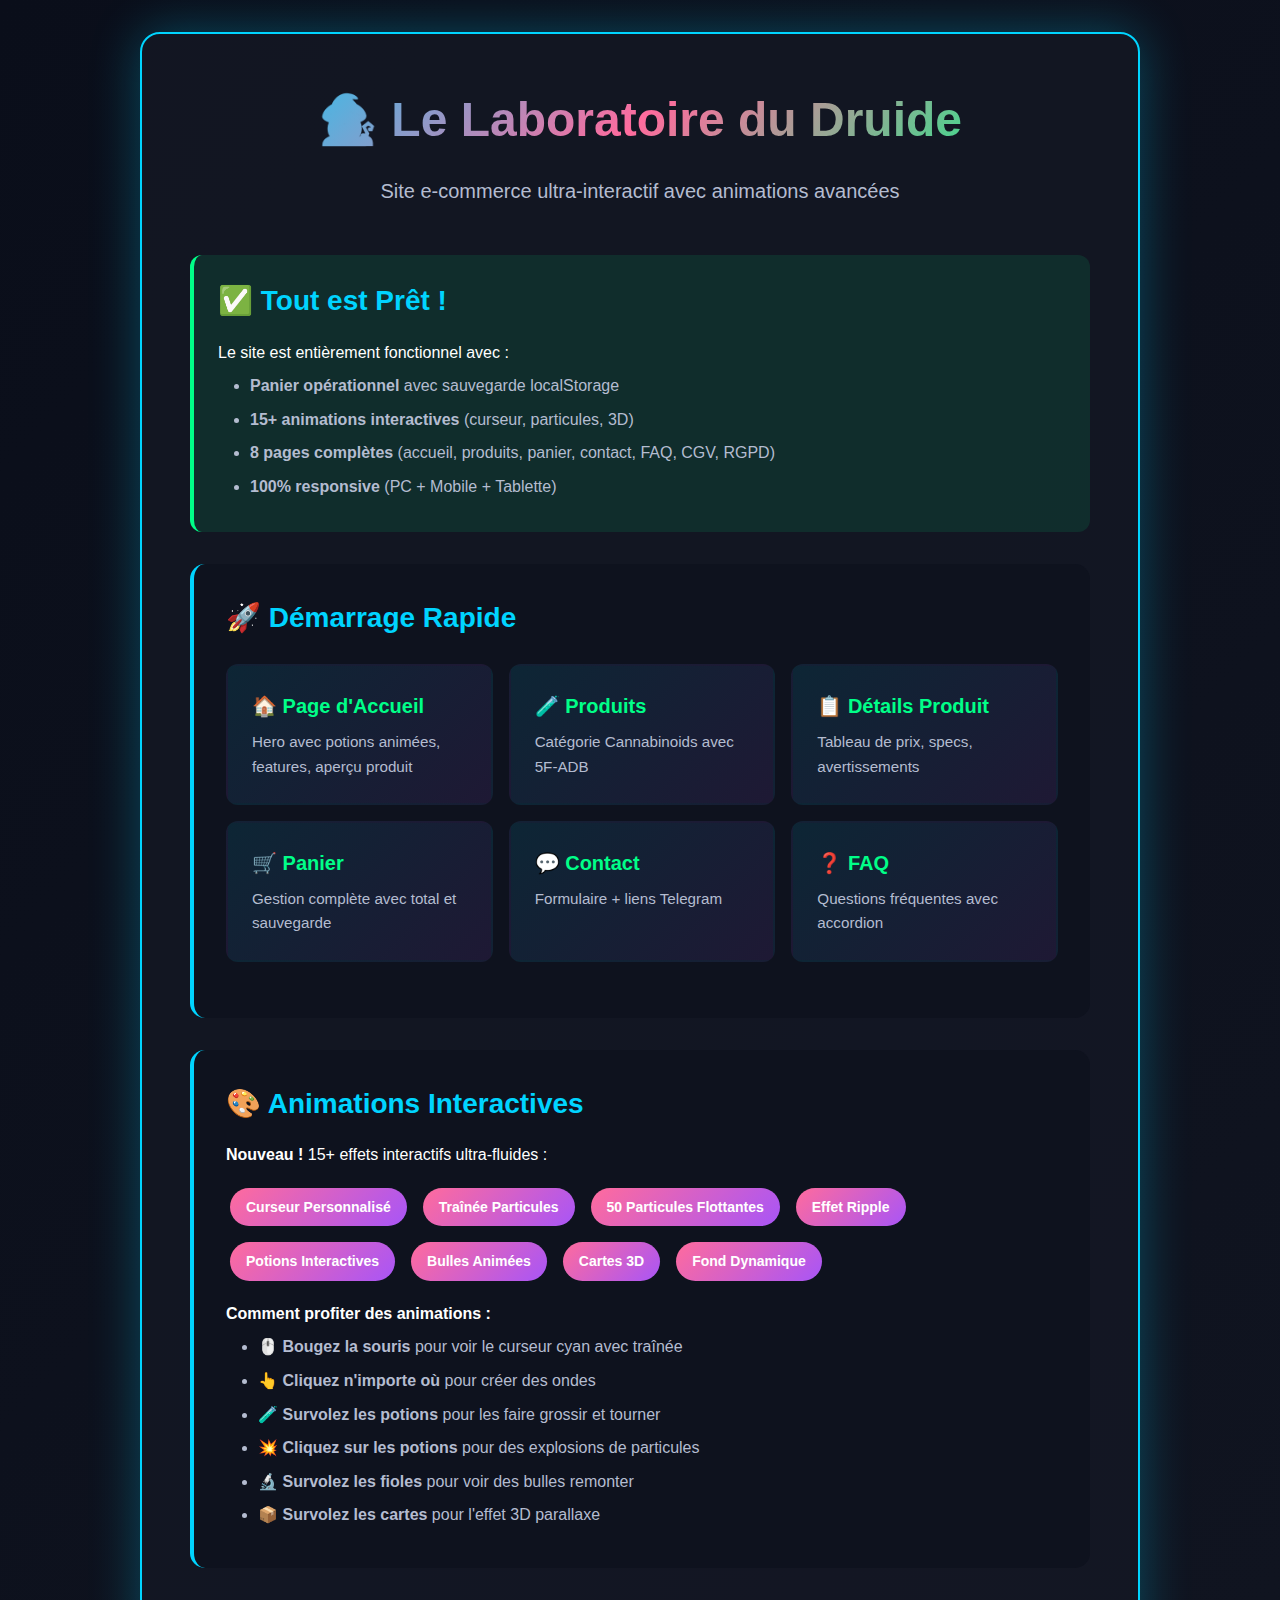
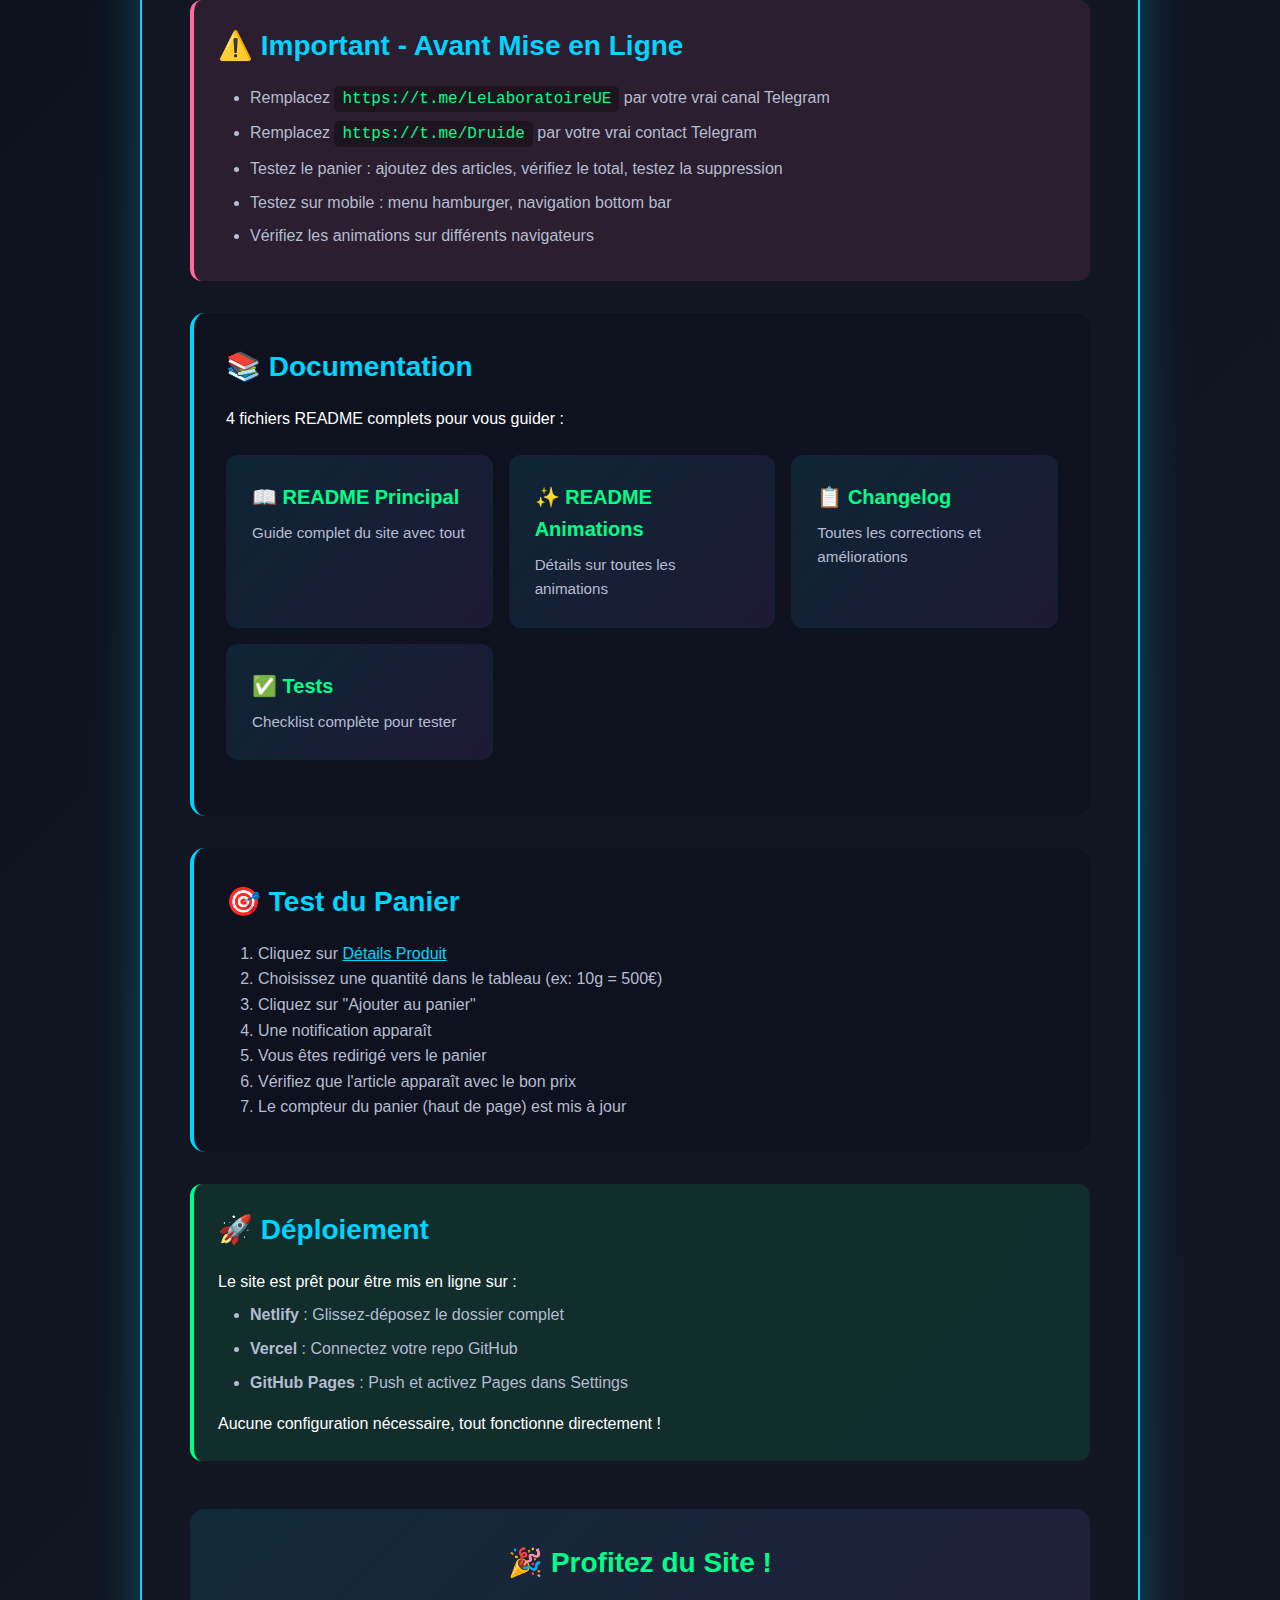
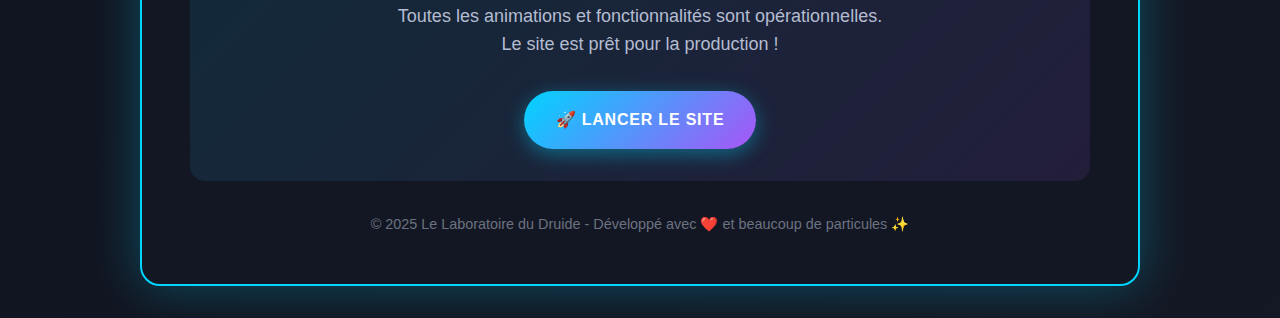
<file: START-HERE.html>
<!DOCTYPE html>
<html lang="fr">
<head>
    <meta charset="UTF-8">
    <meta name="viewport" content="width=device-width, initial-scale=1.0">
    <title>🧙‍♂️ Démarrage - Le Laboratoire du Druide</title>
    <style>
        * { margin: 0; padding: 0; box-sizing: border-box; }
        body {
            font-family: 'Segoe UI', Tahoma, Geneva, Verdana, sans-serif;
            background: linear-gradient(135deg, #0a0e1a 0%, #141824 100%);
            color: #ffffff;
            padding: 2rem;
            line-height: 1.6;
        }
        .container {
            max-width: 1000px;
            margin: 0 auto;
            background: rgba(20, 24, 36, 0.8);
            border-radius: 20px;
            padding: 3rem;
            border: 2px solid #00d4ff;
            box-shadow: 0 0 50px rgba(0, 212, 255, 0.3);
        }
        h1 {
            font-size: 3rem;
            text-align: center;
            margin-bottom: 1rem;
            background: linear-gradient(135deg, #00d4ff, #ff6b9d, #00ff88);
            -webkit-background-clip: text;
            -webkit-text-fill-color: transparent;
        }
        .subtitle {
            text-align: center;
            font-size: 1.25rem;
            color: #b4bcd0;
            margin-bottom: 3rem;
        }
        .section {
            margin: 2rem 0;
            padding: 2rem;
            background: rgba(10, 14, 26, 0.5);
            border-radius: 15px;
            border-left: 4px solid #00d4ff;
        }
        h2 {
            color: #00d4ff;
            margin-bottom: 1rem;
            font-size: 1.75rem;
        }
        .links {
            display: grid;
            grid-template-columns: repeat(auto-fit, minmax(250px, 1fr));
            gap: 1rem;
            margin: 1.5rem 0;
        }
        .link-card {
            background: linear-gradient(135deg, rgba(0, 212, 255, 0.1), rgba(168, 85, 247, 0.1));
            padding: 1.5rem;
            border-radius: 12px;
            border: 2px solid transparent;
            transition: all 0.3s ease;
            text-decoration: none;
            color: inherit;
            display: block;
        }
        .link-card:hover {
            border-color: #00d4ff;
            transform: translateY(-5px);
            box-shadow: 0 10px 30px rgba(0, 212, 255, 0.3);
        }
        .link-card h3 {
            color: #00ff88;
            margin-bottom: 0.5rem;
            font-size: 1.25rem;
        }
        .link-card p {
            color: #b4bcd0;
            font-size: 0.95rem;
        }
        .badge {
            display: inline-block;
            padding: 0.5rem 1rem;
            background: linear-gradient(135deg, #ff6b9d, #a855f7);
            border-radius: 20px;
            font-size: 0.875rem;
            font-weight: 700;
            margin: 0.25rem;
        }
        ul {
            margin-left: 2rem;
            color: #b4bcd0;
        }
        ul li {
            margin: 0.5rem 0;
        }
        .warning {
            background: rgba(255, 107, 157, 0.1);
            border-left-color: #ff6b9d;
            padding: 1.5rem;
            border-radius: 12px;
            border-left: 4px solid #ff6b9d;
        }
        .success {
            background: rgba(0, 255, 136, 0.1);
            border-left-color: #00ff88;
            padding: 1.5rem;
            border-radius: 12px;
            border-left: 4px solid #00ff88;
        }
        code {
            background: rgba(0, 0, 0, 0.3);
            padding: 0.25rem 0.5rem;
            border-radius: 5px;
            font-family: 'Courier New', monospace;
            color: #00ff88;
        }
    </style>
</head>
<body>
    <div class="container">
        <h1>🧙‍♂️ Le Laboratoire du Druide</h1>
        <p class="subtitle">Site e-commerce ultra-interactif avec animations avancées</p>

        <div class="section success">
            <h2>✅ Tout est Prêt !</h2>
            <p>Le site est entièrement fonctionnel avec :</p>
            <ul>
                <li><strong>Panier opérationnel</strong> avec sauvegarde localStorage</li>
                <li><strong>15+ animations interactives</strong> (curseur, particules, 3D)</li>
                <li><strong>8 pages complètes</strong> (accueil, produits, panier, contact, FAQ, CGV, RGPD)</li>
                <li><strong>100% responsive</strong> (PC + Mobile + Tablette)</li>
            </ul>
        </div>

        <div class="section">
            <h2>🚀 Démarrage Rapide</h2>
            <div class="links">
                <a href="index.html" class="link-card">
                    <h3>🏠 Page d'Accueil</h3>
                    <p>Hero avec potions animées, features, aperçu produit</p>
                </a>
                <a href="products.html" class="link-card">
                    <h3>🧪 Produits</h3>
                    <p>Catégorie Cannabinoids avec 5F-ADB</p>
                </a>
                <a href="product-detail.html" class="link-card">
                    <h3>📋 Détails Produit</h3>
                    <p>Tableau de prix, specs, avertissements</p>
                </a>
                <a href="cart.html" class="link-card">
                    <h3>🛒 Panier</h3>
                    <p>Gestion complète avec total et sauvegarde</p>
                </a>
                <a href="contact.html" class="link-card">
                    <h3>💬 Contact</h3>
                    <p>Formulaire + liens Telegram</p>
                </a>
                <a href="faq.html" class="link-card">
                    <h3>❓ FAQ</h3>
                    <p>Questions fréquentes avec accordion</p>
                </a>
            </div>
        </div>

        <div class="section">
            <h2>🎨 Animations Interactives</h2>
            <p><strong>Nouveau !</strong> 15+ effets interactifs ultra-fluides :</p>
            <div style="display: flex; flex-wrap: wrap; gap: 0.5rem; margin: 1rem 0;">
                <span class="badge">Curseur Personnalisé</span>
                <span class="badge">Traînée Particules</span>
                <span class="badge">50 Particules Flottantes</span>
                <span class="badge">Effet Ripple</span>
                <span class="badge">Potions Interactives</span>
                <span class="badge">Bulles Animées</span>
                <span class="badge">Cartes 3D</span>
                <span class="badge">Fond Dynamique</span>
            </div>
            <p style="margin-top: 1rem;"><strong>Comment profiter des animations :</strong></p>
            <ul>
                <li>🖱️ <strong>Bougez la souris</strong> pour voir le curseur cyan avec traînée</li>
                <li>👆 <strong>Cliquez n'importe où</strong> pour créer des ondes</li>
                <li>🧪 <strong>Survolez les potions</strong> pour les faire grossir et tourner</li>
                <li>💥 <strong>Cliquez sur les potions</strong> pour des explosions de particules</li>
                <li>🔬 <strong>Survolez les fioles</strong> pour voir des bulles remonter</li>
                <li>📦 <strong>Survolez les cartes</strong> pour l'effet 3D parallaxe</li>
            </ul>
        </div>

        <div class="section warning">
            <h2>⚠️ Important - Avant Mise en Ligne</h2>
            <ul>
                <li>Remplacez <code>https://t.me/LeLaboratoireUE</code> par votre vrai canal Telegram</li>
                <li>Remplacez <code>https://t.me/Druide</code> par votre vrai contact Telegram</li>
                <li>Testez le panier : ajoutez des articles, vérifiez le total, testez la suppression</li>
                <li>Testez sur mobile : menu hamburger, navigation bottom bar</li>
                <li>Vérifiez les animations sur différents navigateurs</li>
            </ul>
        </div>

        <div class="section">
            <h2>📚 Documentation</h2>
            <p>4 fichiers README complets pour vous guider :</p>
            <div class="links">
                <a href="README-DRUIDE.md" class="link-card" target="_blank">
                    <h3>📖 README Principal</h3>
                    <p>Guide complet du site avec tout</p>
                </a>
                <a href="README-ANIMATIONS.md" class="link-card" target="_blank">
                    <h3>✨ README Animations</h3>
                    <p>Détails sur toutes les animations</p>
                </a>
                <a href="CHANGELOG.md" class="link-card" target="_blank">
                    <h3>📋 Changelog</h3>
                    <p>Toutes les corrections et améliorations</p>
                </a>
                <a href="TEST.md" class="link-card" target="_blank">
                    <h3>✅ Tests</h3>
                    <p>Checklist complète pour tester</p>
                </a>
            </div>
        </div>

        <div class="section">
            <h2>🎯 Test du Panier</h2>
            <ol style="color: #b4bcd0; margin-left: 2rem;">
                <li>Cliquez sur <a href="product-detail.html" style="color: #00d4ff;">Détails Produit</a></li>
                <li>Choisissez une quantité dans le tableau (ex: 10g = 500€)</li>
                <li>Cliquez sur "Ajouter au panier"</li>
                <li>Une notification apparaît</li>
                <li>Vous êtes redirigé vers le panier</li>
                <li>Vérifiez que l'article apparaît avec le bon prix</li>
                <li>Le compteur du panier (haut de page) est mis à jour</li>
            </ol>
        </div>

        <div class="section success">
            <h2>🚀 Déploiement</h2>
            <p>Le site est prêt pour être mis en ligne sur :</p>
            <ul>
                <li><strong>Netlify</strong> : Glissez-déposez le dossier complet</li>
                <li><strong>Vercel</strong> : Connectez votre repo GitHub</li>
                <li><strong>GitHub Pages</strong> : Push et activez Pages dans Settings</li>
            </ul>
            <p style="margin-top: 1rem;">Aucune configuration nécessaire, tout fonctionne directement !</p>
        </div>

        <div style="text-align: center; margin-top: 3rem; padding: 2rem; background: linear-gradient(135deg, rgba(0, 212, 255, 0.1), rgba(168, 85, 247, 0.1)); border-radius: 15px;">
            <h2 style="color: #00ff88; margin-bottom: 1rem;">🎉 Profitez du Site !</h2>
            <p style="font-size: 1.125rem; color: #b4bcd0; margin-bottom: 2rem;">
                Toutes les animations et fonctionnalités sont opérationnelles.<br>
                Le site est prêt pour la production !
            </p>
            <a href="index.html" style="display: inline-block; padding: 1rem 2rem; background: linear-gradient(135deg, #00d4ff, #a855f7); color: white; text-decoration: none; border-radius: 30px; font-weight: 700; text-transform: uppercase; letter-spacing: 0.05em; box-shadow: 0 5px 20px rgba(0, 212, 255, 0.4);">
                🚀 Lancer le Site
            </a>
        </div>

        <p style="text-align: center; margin-top: 2rem; color: #6b7280; font-size: 0.9rem;">
            © 2025 Le Laboratoire du Druide - Développé avec ❤️ et beaucoup de particules ✨
        </p>
    </div>
</body>
</html>
</file>
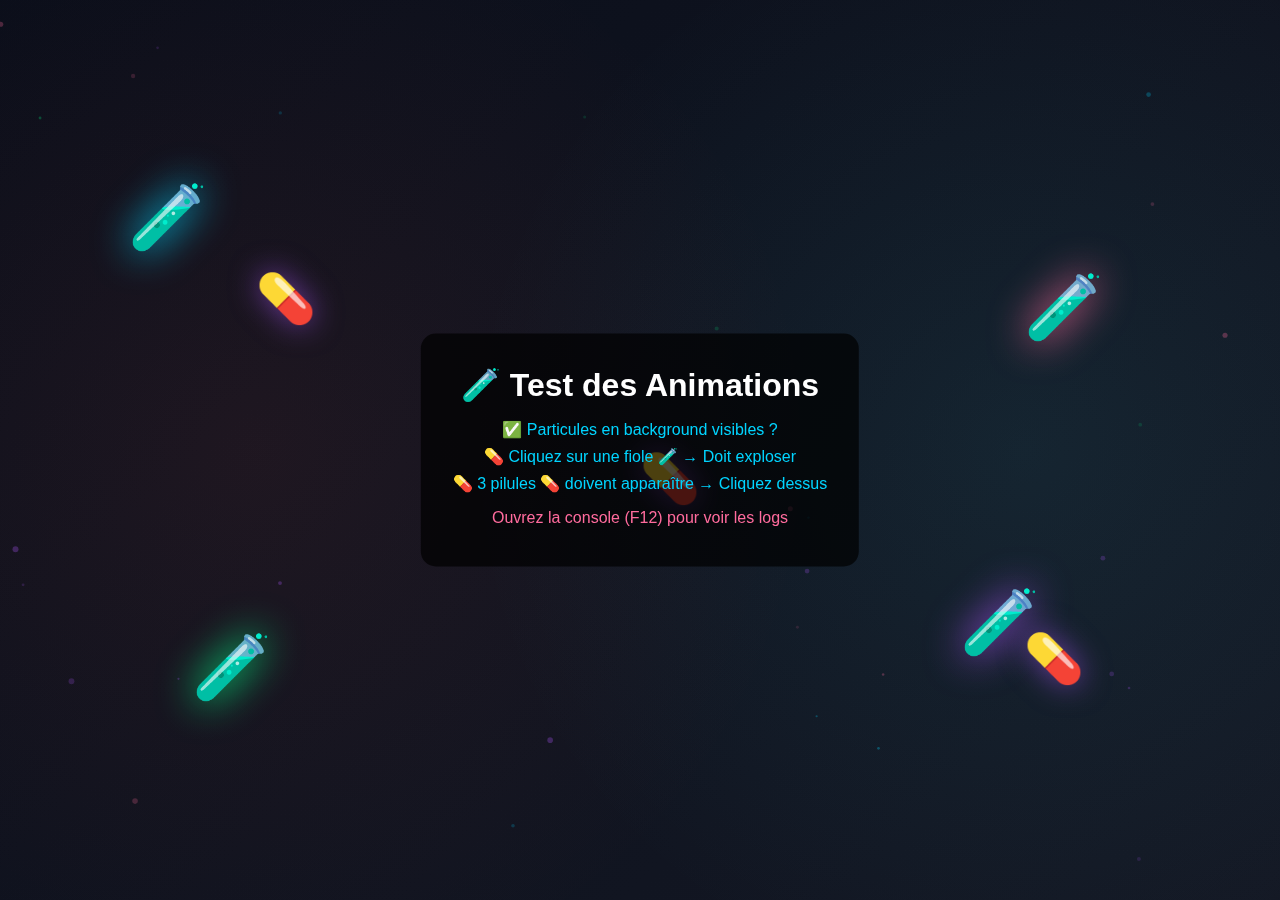
<file: test-animations.html>
<!DOCTYPE html>
<html lang="fr">
<head>
    <meta charset="UTF-8">
    <meta name="viewport" content="width=device-width, initial-scale=1.0">
    <title>Test Animations</title>
    <style>
        * { margin: 0; padding: 0; box-sizing: border-box; }
        body {
            background: linear-gradient(135deg, #0a0e1a 0%, #141824 100%);
            min-height: 100vh;
            color: white;
            font-family: Arial, sans-serif;
        }
        .hero {
            position: relative;
            width: 100%;
            height: 100vh;
        }
        .hero-background {
            position: absolute;
            top: 0;
            left: 0;
            width: 100%;
            height: 100%;
        }
        .potion {
            position: absolute;
            font-size: 4rem;
            cursor: pointer;
            animation: floatPotion 8s ease-in-out infinite;
            filter: drop-shadow(0 0 20px currentColor);
            user-select: none;
        }
        @keyframes floatPotion {
            0%, 100% { transform: translateY(0) rotate(0deg); }
            50% { transform: translateY(-30px) rotate(10deg); }
        }
        .info {
            position: absolute;
            top: 50%;
            left: 50%;
            transform: translate(-50%, -50%);
            text-align: center;
            z-index: 10;
            background: rgba(0, 0, 0, 0.7);
            padding: 2rem;
            border-radius: 15px;
        }
        .info h1 { margin-bottom: 1rem; }
        .info p { margin: 0.5rem 0; color: #00d4ff; }
    </style>
</head>
<body>
    <div class="hero">
        <div class="hero-background">
            <div class="potion" style="left: 10%; top: 20%; color: #00d4ff;">🧪</div>
            <div class="potion" style="left: 80%; top: 30%; color: #ff6b9d;">🧪</div>
            <div class="potion" style="left: 15%; top: 70%; color: #00ff88;">🧪</div>
            <div class="potion" style="left: 75%; top: 65%; color: #a855f7;">🧪</div>
        </div>
        <div class="info">
            <h1>🧪 Test des Animations</h1>
            <p>✅ Particules en background visibles ?</p>
            <p>💊 Cliquez sur une fiole 🧪 → Doit exploser</p>
            <p>💊 3 pilules 💊 doivent apparaître → Cliquez dessus</p>
            <p style="margin-top: 1rem; color: #ff6b9d;">Ouvrez la console (F12) pour voir les logs</p>
        </div>
    </div>

    <script src="js/animations.js"></script>
</body>
</html>
</file>
<file: css/styles.css>
/* ==========================================
   VARIABLES & RESET
   ========================================== */

:root {
    /* Couleurs principales - Thème sombre avec néons */
    --primary: #00d4ff;        /* Cyan/Bleu néon */
    --secondary: #ff6b9d;      /* Rose */
    --accent: #00ff88;         /* Vert néon */
    --purple: #a855f7;         /* Violet */
    --yellow: #ffd700;         /* Or */
    
    /* Fond sombre */
    --bg-dark: #0a0e1a;        /* Fond principal */
    --bg-card: #141824;        /* Cartes */
    --bg-hover: #1a1f2e;       /* Hover */
    
    /* Texte */
    --text-primary: #ffffff;
    --text-secondary: #b4bcd0;
    --text-muted: #6b7280;
    
    /* Ombres avec glow */
    --shadow-glow-primary: 0 0 30px rgba(0, 212, 255, 0.3);
    --shadow-glow-secondary: 0 0 30px rgba(255, 107, 157, 0.3);
    --shadow-glow-accent: 0 0 30px rgba(0, 255, 136, 0.3);
    --shadow-card: 0 8px 32px rgba(0, 0, 0, 0.4);
    
    /* Espacements */
    --spacing-xs: 0.5rem;
    --spacing-sm: 1rem;
    --spacing-md: 2rem;
    --spacing-lg: 4rem;
    --spacing-xl: 6rem;
    
    /* Transitions */
    --transition: 0.3s ease;
    
    /* Border radius */
    --radius-sm: 8px;
    --radius-md: 16px;
    --radius-lg: 24px;
    --radius-full: 9999px;
}

* {
    margin: 0;
    padding: 0;
    box-sizing: border-box;
}

html {
    scroll-behavior: smooth;
    font-size: 16px;
}

body {
    font-family: 'Segoe UI', Tahoma, Geneva, Verdana, sans-serif;
    background: var(--bg-dark);
    color: var(--text-primary);
    line-height: 1.6;
    overflow-x: hidden;
}

img {
    max-width: 100%;
    height: auto;
    display: block;
}

a {
    text-decoration: none;
    color: inherit;
    transition: var(--transition);
}

button {
    border: none;
    background: none;
    cursor: pointer;
    font-family: inherit;
}

/* ==========================================
   UTILITAIRES
   ========================================== */

.container {
    max-width: 1200px;
    margin: 0 auto;
    padding: 0 var(--spacing-md);
}

.btn {
    display: inline-flex;
    align-items: center;
    justify-content: center;
    gap: 0.5rem;
    padding: 1rem 2rem;
    border-radius: var(--radius-full);
    font-weight: 700;
    font-size: 1rem;
    transition: all var(--transition);
    cursor: pointer;
    border: 2px solid transparent;
    text-transform: uppercase;
    letter-spacing: 0.05em;
}

.btn-primary {
    background: linear-gradient(135deg, var(--primary), var(--purple));
    color: white;
    box-shadow: var(--shadow-glow-primary);
}

.btn-primary:hover {
    transform: translateY(-3px) scale(1.05);
    box-shadow: 0 0 40px rgba(0, 212, 255, 0.5);
}

.btn-secondary {
    background: linear-gradient(135deg, var(--secondary), var(--accent));
    color: white;
    box-shadow: var(--shadow-glow-secondary);
}

.btn-secondary:hover {
    transform: translateY(-3px) scale(1.05);
    box-shadow: 0 0 40px rgba(255, 107, 157, 0.5);
}

.btn-outline {
    background: transparent;
    border-color: var(--primary);
    color: var(--primary);
}

.btn-outline:hover {
    background: var(--primary);
    color: var(--bg-dark);
}

.badge {
    display: inline-flex;
    align-items: center;
    padding: 0.4rem 1rem;
    border-radius: var(--radius-full);
    font-size: 0.875rem;
    font-weight: 700;
    text-transform: uppercase;
    letter-spacing: 0.05em;
}

.badge-popular {
    background: linear-gradient(135deg, #ff6b6b, #ee5a6f);
    color: white;
    box-shadow: 0 0 20px rgba(255, 107, 107, 0.4);
}

.badge-best {
    background: linear-gradient(135deg, var(--yellow), #ffa500);
    color: var(--bg-dark);
    box-shadow: 0 0 20px rgba(255, 215, 0, 0.4);
}

.badge-purity {
    background: linear-gradient(135deg, var(--accent), #00cc70);
    color: white;
    box-shadow: 0 0 20px rgba(0, 255, 136, 0.4);
}

.section-title {
    font-size: 3rem;
    font-weight: 900;
    margin-bottom: var(--spacing-md);
    background: linear-gradient(135deg, var(--primary), var(--secondary), var(--accent));
    -webkit-background-clip: text;
    -webkit-text-fill-color: transparent;
    background-clip: text;
    text-align: center;
}

.section-subtitle {
    font-size: 1.25rem;
    color: var(--text-secondary);
    text-align: center;
    margin-bottom: var(--spacing-lg);
}

/* ==========================================
   NAVIGATION
   ========================================== */

.navbar {
    position: fixed;
    top: 0;
    left: 0;
    right: 0;
    background: rgba(10, 14, 26, 0.95);
    backdrop-filter: blur(20px);
    z-index: 1000;
    padding: 1rem 0;
    border-bottom: 2px solid rgba(0, 212, 255, 0.2);
}

.nav-container {
    max-width: 1400px;
    margin: 0 auto;
    padding: 0 var(--spacing-md);
    display: flex;
    align-items: center;
    justify-content: space-between;
}

.nav-logo {
    display: flex;
    align-items: center;
    gap: 0.75rem;
    font-weight: 900;
    font-size: 1.5rem;
    color: var(--primary);
    text-shadow: var(--shadow-glow-primary);
}

.logo-icon {
    font-size: 2.5rem;
    animation: float 3s ease-in-out infinite;
}

@keyframes float {
    0%, 100% {
        transform: translateY(0px);
    }
    50% {
        transform: translateY(-10px);
    }
}

.nav-menu {
    display: flex;
    gap: 2rem;
    list-style: none;
    align-items: center;
}

.nav-link {
    font-weight: 600;
    transition: var(--transition);
    position: relative;
    padding: 0.5rem 0;
}

.nav-link::after {
    content: '';
    position: absolute;
    bottom: 0;
    left: 0;
    width: 0;
    height: 2px;
    background: linear-gradient(90deg, var(--primary), var(--secondary));
    transition: width var(--transition);
}

.nav-link:hover {
    color: var(--primary);
}

.nav-link:hover::after {
    width: 100%;
}

.nav-cart {
    position: relative;
}

.cart-btn {
    position: relative;
    padding: 0.75rem;
    border-radius: var(--radius-md);
    background: var(--bg-card);
    transition: all var(--transition);
    border: 2px solid var(--primary);
}

.cart-btn:hover {
    background: var(--primary);
    box-shadow: var(--shadow-glow-primary);
    transform: scale(1.1);
}

.cart-count {
    position: absolute;
    top: -8px;
    right: -8px;
    background: linear-gradient(135deg, var(--secondary), #ff3366);
    color: white;
    width: 24px;
    height: 24px;
    border-radius: 50%;
    display: flex;
    align-items: center;
    justify-content: center;
    font-size: 0.75rem;
    font-weight: 900;
    box-shadow: 0 0 15px rgba(255, 107, 157, 0.6);
    animation: pulse 2s infinite;
}

@keyframes pulse {
    0%, 100% {
        transform: scale(1);
    }
    50% {
        transform: scale(1.15);
    }
}

.nav-toggle {
    display: none;
    flex-direction: column;
    gap: 5px;
    cursor: pointer;
    padding: 0.5rem;
}

.nav-toggle span {
    width: 28px;
    height: 3px;
    background: var(--primary);
    border-radius: 2px;
    transition: all var(--transition);
}

/* ==========================================
   HERO SECTION
   ========================================== */

.hero {
    min-height: 100vh;
    display: flex;
    align-items: center;
    justify-content: center;
    position: relative;
    overflow: hidden;
    padding-top: 80px;
}

.hero-background {
    position: absolute;
    top: 0;
    left: 0;
    width: 100%;
    height: 100%;
    background: radial-gradient(circle at 20% 50%, rgba(0, 212, 255, 0.1) 0%, transparent 50%),
                radial-gradient(circle at 80% 50%, rgba(255, 107, 157, 0.1) 0%, transparent 50%);
    z-index: 1;
}

.potions-container {
    position: absolute;
    width: 100%;
    height: 100%;
    z-index: 2;
}

.potion {
    position: absolute;
    font-size: 4rem;
    opacity: 0.6;
    animation: floatPotion 8s ease-in-out infinite;
    filter: drop-shadow(0 0 20px currentColor);
}

.potion:nth-child(1) {
    left: 10%;
    top: 20%;
    animation-delay: 0s;
    color: var(--primary);
}

.potion:nth-child(2) {
    right: 15%;
    top: 30%;
    animation-delay: 1s;
    color: var(--secondary);
}

.potion:nth-child(3) {
    left: 20%;
    bottom: 25%;
    animation-delay: 2s;
    color: var(--accent);
}

.potion:nth-child(4) {
    right: 10%;
    bottom: 20%;
    animation-delay: 3s;
    color: var(--purple);
}

@keyframes floatPotion {
    0%, 100% {
        transform: translateY(0) rotate(0deg);
    }
    25% {
        transform: translateY(-30px) rotate(5deg);
    }
    50% {
        transform: translateY(-15px) rotate(-5deg);
    }
    75% {
        transform: translateY(-25px) rotate(3deg);
    }
}

.hero-content {
    position: relative;
    z-index: 10;
    text-align: center;
    max-width: 900px;
    padding: var(--spacing-md);
}

.hero-badge {
    display: inline-flex;
    align-items: center;
    gap: 0.75rem;
    padding: 0.75rem 1.5rem;
    background: rgba(20, 24, 36, 0.8);
    backdrop-filter: blur(10px);
    border-radius: var(--radius-full);
    border: 2px solid var(--primary);
    font-size: 0.875rem;
    font-weight: 700;
    text-transform: uppercase;
    letter-spacing: 0.1em;
    margin-bottom: var(--spacing-md);
    box-shadow: var(--shadow-glow-primary);
}

.badge-icon {
    width: 10px;
    height: 10px;
    background: var(--accent);
    border-radius: 50%;
    animation: pulse 2s infinite;
    box-shadow: 0 0 15px var(--accent);
}

.hero-title {
    font-size: 4.5rem;
    font-weight: 900;
    line-height: 1.1;
    margin-bottom: var(--spacing-md);
    text-shadow: 0 0 30px rgba(0, 212, 255, 0.5);
}

.gradient-text {
    background: linear-gradient(135deg, var(--primary), var(--secondary), var(--accent), var(--purple));
    -webkit-background-clip: text;
    -webkit-text-fill-color: transparent;
    background-clip: text;
    animation: gradientShift 5s ease infinite;
    background-size: 200% 200%;
}

@keyframes gradientShift {
    0%, 100% {
        background-position: 0% 50%;
    }
    50% {
        background-position: 100% 50%;
    }
}

.hero-description {
    font-size: 1.5rem;
    color: var(--text-secondary);
    margin-bottom: var(--spacing-lg);
    line-height: 1.8;
}

.hero-cta {
    display: flex;
    gap: 1.5rem;
    justify-content: center;
    flex-wrap: wrap;
}

/* ==========================================
   FEATURES SECTION
   ========================================== */

.features {
    padding: var(--spacing-xl) 0;
}

.features-grid {
    display: grid;
    grid-template-columns: repeat(auto-fit, minmax(280px, 1fr));
    gap: var(--spacing-md);
}

.feature-card {
    padding: var(--spacing-md);
    background: var(--bg-card);
    border-radius: var(--radius-lg);
    border: 2px solid transparent;
    transition: all var(--transition);
    text-align: center;
    position: relative;
    overflow: hidden;
}

.feature-card::before {
    content: '';
    position: absolute;
    top: 0;
    left: 0;
    width: 100%;
    height: 100%;
    background: linear-gradient(135deg, var(--primary), var(--secondary));
    opacity: 0;
    transition: opacity var(--transition);
    z-index: 0;
}

.feature-card:hover::before {
    opacity: 0.1;
}

.feature-card:hover {
    border-color: var(--primary);
    transform: translateY(-10px);
    box-shadow: var(--shadow-card), var(--shadow-glow-primary);
}

.feature-icon {
    font-size: 4rem;
    margin-bottom: var(--spacing-sm);
    position: relative;
    z-index: 1;
}

.feature-card h3 {
    font-size: 1.5rem;
    margin-bottom: 0.75rem;
    position: relative;
    z-index: 1;
}

.feature-card p {
    color: var(--text-secondary);
    line-height: 1.6;
    position: relative;
    z-index: 1;
}

/* ==========================================
   PRODUCTS SECTION
   ========================================== */

.products {
    padding: var(--spacing-xl) 0;
    background: linear-gradient(180deg, var(--bg-dark) 0%, #0f1420 100%);
}

.products-grid {
    display: grid;
    grid-template-columns: repeat(auto-fill, minmax(320px, 1fr));
    gap: var(--spacing-md);
}

.product-card {
    background: var(--bg-card);
    border-radius: var(--radius-lg);
    overflow: hidden;
    border: 2px solid transparent;
    transition: all var(--transition);
    cursor: pointer;
    position: relative;
}

.product-card::before {
    content: '';
    position: absolute;
    top: -2px;
    left: -2px;
    right: -2px;
    bottom: -2px;
    background: linear-gradient(135deg, var(--primary), var(--secondary), var(--accent));
    border-radius: var(--radius-lg);
    opacity: 0;
    transition: opacity var(--transition);
    z-index: -1;
}

.product-card:hover::before {
    opacity: 1;
}

.product-card:hover {
    transform: translateY(-10px);
    box-shadow: var(--shadow-card), 0 0 40px rgba(0, 212, 255, 0.3);
}

.product-image {
    position: relative;
    height: 280px;
    background: linear-gradient(135deg, rgba(0, 212, 255, 0.2), rgba(168, 85, 247, 0.2));
    display: flex;
    align-items: center;
    justify-content: center;
    overflow: hidden;
}

.product-icon {
    font-size: 8rem;
    filter: drop-shadow(0 10px 30px rgba(0, 0, 0, 0.5));
    animation: float 3s ease-in-out infinite;
}

.product-badges {
    position: absolute;
    top: 1rem;
    right: 1rem;
    display: flex;
    flex-direction: column;
    gap: 0.5rem;
}

.product-info {
    padding: var(--spacing-md);
}

.product-category {
    font-size: 0.875rem;
    color: var(--primary);
    font-weight: 700;
    text-transform: uppercase;
    letter-spacing: 0.1em;
    margin-bottom: 0.5rem;
}

.product-name {
    font-size: 1.75rem;
    font-weight: 800;
    margin-bottom: 0.75rem;
}

.product-description {
    color: var(--text-secondary);
    margin-bottom: var(--spacing-sm);
    line-height: 1.6;
}

.product-specs {
    display: flex;
    flex-wrap: wrap;
    gap: 0.5rem;
    margin-bottom: var(--spacing-sm);
}

.spec-tag {
    padding: 0.4rem 0.75rem;
    background: rgba(0, 212, 255, 0.1);
    border: 1px solid rgba(0, 212, 255, 0.3);
    border-radius: var(--radius-sm);
    font-size: 0.875rem;
    color: var(--primary);
}

.product-footer {
    display: flex;
    align-items: center;
    justify-content: space-between;
    padding-top: var(--spacing-sm);
    border-top: 1px solid rgba(255, 255, 255, 0.1);
}

.product-price {
    font-size: 2rem;
    font-weight: 900;
    background: linear-gradient(135deg, var(--primary), var(--secondary));
    -webkit-background-clip: text;
    -webkit-text-fill-color: transparent;
    background-clip: text;
}

.add-to-cart {
    padding: 0.75rem 1.5rem;
    background: linear-gradient(135deg, var(--primary), var(--purple));
    color: white;
    border-radius: var(--radius-full);
    font-weight: 700;
    transition: all var(--transition);
}

.add-to-cart:hover {
    transform: scale(1.1);
    box-shadow: 0 0 30px rgba(0, 212, 255, 0.5);
}

/* ==========================================
   PRICE TABLE
   ========================================== */

.price-table {
    width: 100%;
    margin: var(--spacing-md) 0;
    border-collapse: separate;
    border-spacing: 0 0.5rem;
}

.price-table thead tr {
    background: linear-gradient(135deg, var(--primary), var(--purple));
}

.price-table th {
    padding: 1rem;
    text-align: left;
    font-weight: 700;
    text-transform: uppercase;
    letter-spacing: 0.05em;
    color: white;
}

.price-table th:first-child {
    border-radius: var(--radius-md) 0 0 var(--radius-md);
}

.price-table th:last-child {
    border-radius: 0 var(--radius-md) var(--radius-md) 0;
}

.price-table tbody tr {
    background: var(--bg-card);
    transition: all var(--transition);
}

.price-table tbody tr:hover {
    background: var(--bg-hover);
    transform: scale(1.02);
}

.price-table td {
    padding: 1.25rem 1rem;
    border-top: 1px solid rgba(255, 255, 255, 0.05);
    border-bottom: 1px solid rgba(255, 255, 255, 0.05);
}

.price-table td:first-child {
    font-weight: 700;
    font-size: 1.125rem;
    color: var(--primary);
    border-left: 3px solid var(--primary);
    border-radius: var(--radius-sm) 0 0 var(--radius-sm);
}

.price-table td:nth-child(2) {
    font-weight: 900;
    font-size: 1.5rem;
    background: linear-gradient(135deg, var(--primary), var(--secondary));
    -webkit-background-clip: text;
    -webkit-text-fill-color: transparent;
    background-clip: text;
}

.price-table td:last-child {
    border-radius: 0 var(--radius-sm) var(--radius-sm) 0;
}

/* ==========================================
   CART PAGE
   ========================================== */

.cart-section {
    padding: var(--spacing-xl) 0;
    min-height: calc(100vh - 200px);
}

.cart-container {
    display: grid;
    grid-template-columns: 2fr 1fr;
    gap: var(--spacing-lg);
}

.cart-items {
    background: var(--bg-card);
    border-radius: var(--radius-lg);
    padding: var(--spacing-md);
}

.cart-item {
    display: grid;
    grid-template-columns: 100px 1fr auto;
    gap: var(--spacing-sm);
    padding: var(--spacing-sm);
    background: var(--bg-hover);
    border-radius: var(--radius-md);
    margin-bottom: var(--spacing-sm);
    border: 2px solid transparent;
    transition: all var(--transition);
}

.cart-item:hover {
    border-color: var(--primary);
}

.cart-item-image {
    width: 100px;
    height: 100px;
    background: linear-gradient(135deg, rgba(0, 212, 255, 0.2), rgba(168, 85, 247, 0.2));
    border-radius: var(--radius-md);
    display: flex;
    align-items: center;
    justify-content: center;
    font-size: 3rem;
}

.cart-item-details h3 {
    font-size: 1.25rem;
    margin-bottom: 0.5rem;
}

.cart-item-price {
    font-size: 1.5rem;
    font-weight: 800;
    color: var(--primary);
    margin: 0.5rem 0;
}

.quantity-control {
    display: flex;
    align-items: center;
    gap: 1rem;
    margin-top: 0.5rem;
}

.quantity-btn {
    width: 32px;
    height: 32px;
    border-radius: 50%;
    background: var(--primary);
    color: white;
    font-weight: 700;
    display: flex;
    align-items: center;
    justify-content: center;
    transition: all var(--transition);
}

.quantity-btn:hover {
    background: var(--secondary);
    transform: scale(1.1);
}

.quantity-value {
    font-weight: 700;
    font-size: 1.125rem;
    min-width: 40px;
    text-align: center;
}

.remove-btn {
    padding: 0.75rem 1.5rem;
    background: linear-gradient(135deg, #ff3366, #ff6b9d);
    color: white;
    border-radius: var(--radius-full);
    font-weight: 700;
    transition: all var(--transition);
    align-self: center;
}

.remove-btn:hover {
    transform: scale(1.05);
    box-shadow: 0 0 30px rgba(255, 51, 102, 0.5);
}

.cart-summary {
    background: var(--bg-card);
    border-radius: var(--radius-lg);
    padding: var(--spacing-md);
    height: fit-content;
    position: sticky;
    top: 100px;
    border: 2px solid var(--primary);
    box-shadow: var(--shadow-glow-primary);
}

.cart-summary h2 {
    margin-bottom: var(--spacing-md);
    font-size: 1.75rem;
}

.summary-line {
    display: flex;
    justify-content: space-between;
    padding: 1rem 0;
    border-bottom: 1px solid rgba(255, 255, 255, 0.1);
}

.summary-line:last-child {
    border-bottom: none;
    font-size: 1.5rem;
    font-weight: 900;
    color: var(--primary);
}

.cart-empty {
    text-align: center;
    padding: var(--spacing-xl);
}

.cart-empty-icon {
    font-size: 6rem;
    margin-bottom: var(--spacing-md);
    opacity: 0.5;
}

/* ==========================================
   CONTACT FORM
   ========================================== */

.contact-section {
    padding: var(--spacing-xl) 0;
}

.contact-grid {
    display: grid;
    grid-template-columns: 1fr 1fr;
    gap: var(--spacing-lg);
}

.contact-info {
    background: var(--bg-card);
    border-radius: var(--radius-lg);
    padding: var(--spacing-md);
}

.contact-item {
    display: flex;
    align-items: flex-start;
    gap: 1rem;
    padding: var(--spacing-sm);
    margin-bottom: var(--spacing-sm);
}

.contact-icon {
    font-size: 2rem;
    color: var(--primary);
}

.contact-form {
    background: var(--bg-card);
    border-radius: var(--radius-lg);
    padding: var(--spacing-md);
}

.form-group {
    margin-bottom: var(--spacing-sm);
}

.form-group label {
    display: block;
    margin-bottom: 0.5rem;
    font-weight: 600;
    color: var(--text-secondary);
}

.form-group input,
.form-group textarea,
.form-group select {
    width: 100%;
    padding: 1rem;
    background: var(--bg-hover);
    border: 2px solid transparent;
    border-radius: var(--radius-md);
    color: var(--text-primary);
    font-family: inherit;
    font-size: 1rem;
    transition: all var(--transition);
}

.form-group input:focus,
.form-group textarea:focus,
.form-group select:focus {
    outline: none;
    border-color: var(--primary);
    box-shadow: 0 0 20px rgba(0, 212, 255, 0.2);
}

.form-group textarea {
    resize: vertical;
    min-height: 150px;
}

/* ==========================================
   FOOTER
   ========================================== */

.footer {
    background: var(--bg-card);
    padding: var(--spacing-lg) 0 var(--spacing-md);
    border-top: 2px solid rgba(0, 212, 255, 0.2);
}

.footer-content {
    display: grid;
    grid-template-columns: repeat(auto-fit, minmax(250px, 1fr));
    gap: var(--spacing-lg);
    margin-bottom: var(--spacing-lg);
}

.footer-section h3 {
    margin-bottom: var(--spacing-sm);
    color: var(--primary);
    font-size: 1.25rem;
}

.footer-section ul {
    list-style: none;
}

.footer-section ul li {
    margin-bottom: 0.75rem;
}

.footer-section ul li a {
    color: var(--text-secondary);
    transition: var(--transition);
}

.footer-section ul li a:hover {
    color: var(--primary);
}

.social-links {
    display: flex;
    gap: 1rem;
    margin-top: var(--spacing-sm);
}

.social-link {
    width: 45px;
    height: 45px;
    border-radius: 50%;
    background: linear-gradient(135deg, var(--primary), var(--purple));
    display: flex;
    align-items: center;
    justify-content: center;
    font-size: 1.25rem;
    transition: all var(--transition);
}

.social-link:hover {
    transform: scale(1.2) rotate(10deg);
    box-shadow: 0 0 30px rgba(0, 212, 255, 0.5);
}

.footer-bottom {
    text-align: center;
    padding-top: var(--spacing-md);
    border-top: 1px solid rgba(255, 255, 255, 0.1);
    color: var(--text-muted);
}

/* ==========================================
   MOBILE BOTTOM NAV
   ========================================== */

.mobile-nav {
    display: none;
    position: fixed;
    bottom: 0;
    left: 0;
    right: 0;
    background: rgba(10, 14, 26, 0.98);
    backdrop-filter: blur(20px);
    border-top: 2px solid var(--primary);
    z-index: 1000;
    padding: 0.75rem 0;
}

.mobile-nav-container {
    display: flex;
    justify-content: space-around;
    align-items: center;
}

.mobile-nav-item {
    display: flex;
    flex-direction: column;
    align-items: center;
    gap: 0.25rem;
    padding: 0.5rem 1rem;
    color: var(--text-secondary);
    transition: all var(--transition);
}

.mobile-nav-item:hover,
.mobile-nav-item.active {
    color: var(--primary);
}

.mobile-nav-icon {
    font-size: 1.5rem;
}

.mobile-nav-label {
    font-size: 0.75rem;
    font-weight: 600;
}

/* ==========================================
   WARNING SECTION
   ========================================== */

.warning-section {
    background: linear-gradient(135deg, rgba(255, 51, 102, 0.1), rgba(255, 107, 157, 0.1));
    border: 2px solid var(--secondary);
    border-radius: var(--radius-lg);
    padding: var(--spacing-md);
    margin: var(--spacing-md) 0;
}

.warning-title {
    display: flex;
    align-items: center;
    gap: 0.75rem;
    font-size: 1.5rem;
    font-weight: 800;
    color: var(--secondary);
    margin-bottom: var(--spacing-sm);
}

.warning-list {
    list-style: none;
    margin-left: var(--spacing-md);
}

.warning-list li {
    padding: 0.75rem 0;
    border-bottom: 1px solid rgba(255, 107, 157, 0.2);
    line-height: 1.6;
}

.warning-list li:last-child {
    border-bottom: none;
}

/* ==========================================
   FAQ PAGE
   ========================================== */

.faq-section {
    padding: var(--spacing-xl) 0;
}

.faq-item {
    background: var(--bg-card);
    border-radius: var(--radius-lg);
    padding: var(--spacing-md);
    margin-bottom: var(--spacing-sm);
    border: 2px solid transparent;
    transition: all var(--transition);
}

.faq-item:hover {
    border-color: var(--primary);
}

.faq-question {
    font-size: 1.25rem;
    font-weight: 700;
    margin-bottom: 0.75rem;
    color: var(--primary);
    cursor: pointer;
    display: flex;
    justify-content: space-between;
    align-items: center;
}

.faq-answer {
    color: var(--text-secondary);
    line-height: 1.8;
}

/* ==========================================
   NOTIFICATION
   ========================================== */

.notification {
    position: fixed;
    top: 100px;
    right: 20px;
    background: linear-gradient(135deg, var(--accent), #00cc70);
    color: white;
    padding: 1rem 1.5rem;
    border-radius: var(--radius-lg);
    box-shadow: 0 8px 32px rgba(0, 255, 136, 0.4);
    z-index: 3000;
    animation: slideIn 0.3s ease;
    max-width: 350px;
    font-weight: 600;
}

@keyframes slideIn {
    from {
        transform: translateX(400px);
        opacity: 0;
    }
    to {
        transform: translateX(0);
        opacity: 1;
    }
}

/* ==========================================
   RESPONSIVE
   ========================================== */

/* Canvas de particules en background */
#particle-canvas {
    opacity: 0.6;
}

/* Curseur personnalisé animé */
* {
    cursor: none !important;
}

#custom-cursor {
    position: fixed;
    width: 20px;
    height: 20px;
    border: 2px solid #00d4ff;
    border-radius: 50%;
    pointer-events: none;
    z-index: 10000;
    transition: transform 0.15s ease, border-color 0.3s ease;
    mix-blend-mode: screen;
    box-shadow: 0 0 20px #00d4ff, 0 0 40px #00d4ff;
    animation: cursorPulse 2s ease-in-out infinite;
}

#custom-cursor::before {
    content: '';
    position: absolute;
    top: 50%;
    left: 50%;
    transform: translate(-50%, -50%);
    width: 8px;
    height: 8px;
    background: linear-gradient(135deg, #00d4ff, #ff6b9d);
    border-radius: 50%;
    animation: cursorRotate 3s linear infinite;
}

@keyframes cursorPulse {
    0%, 100% {
        box-shadow: 0 0 20px #00d4ff, 0 0 40px #00d4ff;
        border-color: #00d4ff;
    }
    25% {
        box-shadow: 0 0 20px #ff6b9d, 0 0 40px #ff6b9d;
        border-color: #ff6b9d;
    }
    50% {
        box-shadow: 0 0 20px #00ff88, 0 0 40px #00ff88;
        border-color: #00ff88;
    }
    75% {
        box-shadow: 0 0 20px #a855f7, 0 0 40px #a855f7;
        border-color: #a855f7;
    }
}

@keyframes cursorRotate {
    from {
        transform: translate(-50%, -50%) rotate(0deg);
    }
    to {
        transform: translate(-50%, -50%) rotate(360deg);
    }
}

#custom-cursor.clicking {
    transform: scale(0.8);
    box-shadow: 0 0 30px #ff6b9d, 0 0 60px #ff6b9d;
}

#custom-cursor.hovering {
    transform: scale(1.5);
    border-width: 3px;
}

/* Curseur blanc sur les modals/pop-ups */
.modal.active ~ #custom-cursor,
.notification.active ~ #custom-cursor,
body.modal-open #custom-cursor {
    border-color: #ffffff !important;
    box-shadow: 0 0 20px #ffffff, 0 0 40px #ffffff !important;
    animation: none !important;
}

.modal.active ~ #custom-cursor::before,
.notification.active ~ #custom-cursor::before,
body.modal-open #custom-cursor::before {
    background: #ffffff !important;
    animation: cursorRotate 3s linear infinite;
}

/* Animation au scroll */
.fade-in-up {
    opacity: 0;
    transform: translateY(30px);
    transition: opacity 0.6s ease, transform 0.6s ease;
}

.fade-in-up.visible {
    opacity: 1;
    transform: translateY(0);
}

/* Amélioration du panier */
.cart-container {
    animation: fadeInScale 0.4s ease;
}

/* Tableau de prix - Taille réduite */
.price-table {
    font-size: 0.9rem;
}

.price-table th {
    padding: 0.75rem 1rem;
    font-size: 0.875rem;
    font-weight: 600;
}

.price-table td {
    padding: 0.875rem 1rem;
    font-size: 0.875rem;
}

.price-table .badge {
    padding: 0.35rem 0.75rem;
    font-size: 0.75rem;
}

.price-table .btn {
    padding: 0.5rem 1rem;
    font-size: 0.8rem;
}

.price-table .btn svg {
    width: 16px;
    height: 16px;
}

/* Responsive pour le tableau */
@media (max-width: 968px) {
    .price-table {
        font-size: 0.85rem;
    }
    
    .price-table th,
    .price-table td {
        padding: 0.5rem 0.75rem;
        font-size: 0.8rem;
    }
    
    .price-table .badge {
        padding: 0.25rem 0.5rem;
        font-size: 0.7rem;
    }
    
    .price-table .btn {
        padding: 0.4rem 0.8rem;
        font-size: 0.75rem;
    }
}

@keyframes fadeInScale {
    from {
        opacity: 0;
        transform: scale(0.95);
    }
    to {
        opacity: 1;
        transform: scale(1);
    }
}

.cart-item {
    animation: slideInLeft 0.3s ease;
}

@keyframes slideInLeft {
    from {
        opacity: 0;
        transform: translateX(-30px);
    }
    to {
        opacity: 1;
        transform: translateX(0);
    }
}

/* Animation liquide pour les backgrounds */
.hero-background {
    transition: background 0.3s ease;
}

/* Animation des potions */
.potion {
    transition: transform 0.3s ease, filter 0.3s ease;
    cursor: pointer;
}

.clickable-pill {
    user-select: none;
}

@media (max-width: 968px) {
    .nav-menu {
        position: fixed;
        top: 70px;
        left: -100%;
        width: 100%;
        height: calc(100vh - 70px);
        background: rgba(10, 14, 26, 0.98);
        backdrop-filter: blur(20px);
        flex-direction: column;
        justify-content: flex-start;
        padding: var(--spacing-lg) var(--spacing-md);
        transition: left 0.3s ease;
    }
    
    .nav-menu.active {
        left: 0;
    }
    
    .nav-toggle {
        display: flex;
    }
    
    .hero-title {
        font-size: 2.5rem;
    }
    
    .section-title {
        font-size: 2rem;
    }
    
    .contact-grid {
        grid-template-columns: 1fr;
    }
    
    .cart-container {
        grid-template-columns: 1fr;
    }
    
    .cart-summary {
        position: static;
    }
    
    .mobile-nav {
        display: block;
    }
    
    body {
        padding-bottom: 80px;
    }
    
    .footer {
        display: none;
    }
}

@media (max-width: 640px) {
    .hero-title {
        font-size: 2rem;
    }
    
    .hero-description {
        font-size: 1.125rem;
    }
    
    .hero-cta {
        flex-direction: column;
    }
    
    .products-grid {
        grid-template-columns: 1fr;
    }
    
    .cart-item {
        grid-template-columns: 1fr;
        text-align: center;
    }
    
    .cart-item-image {
        margin: 0 auto;
    }
    
    .price-table {
        font-size: 0.875rem;
    }
    
    .price-table th,
    .price-table td {
        padding: 0.75rem 0.5rem;
    }
}
</file>
